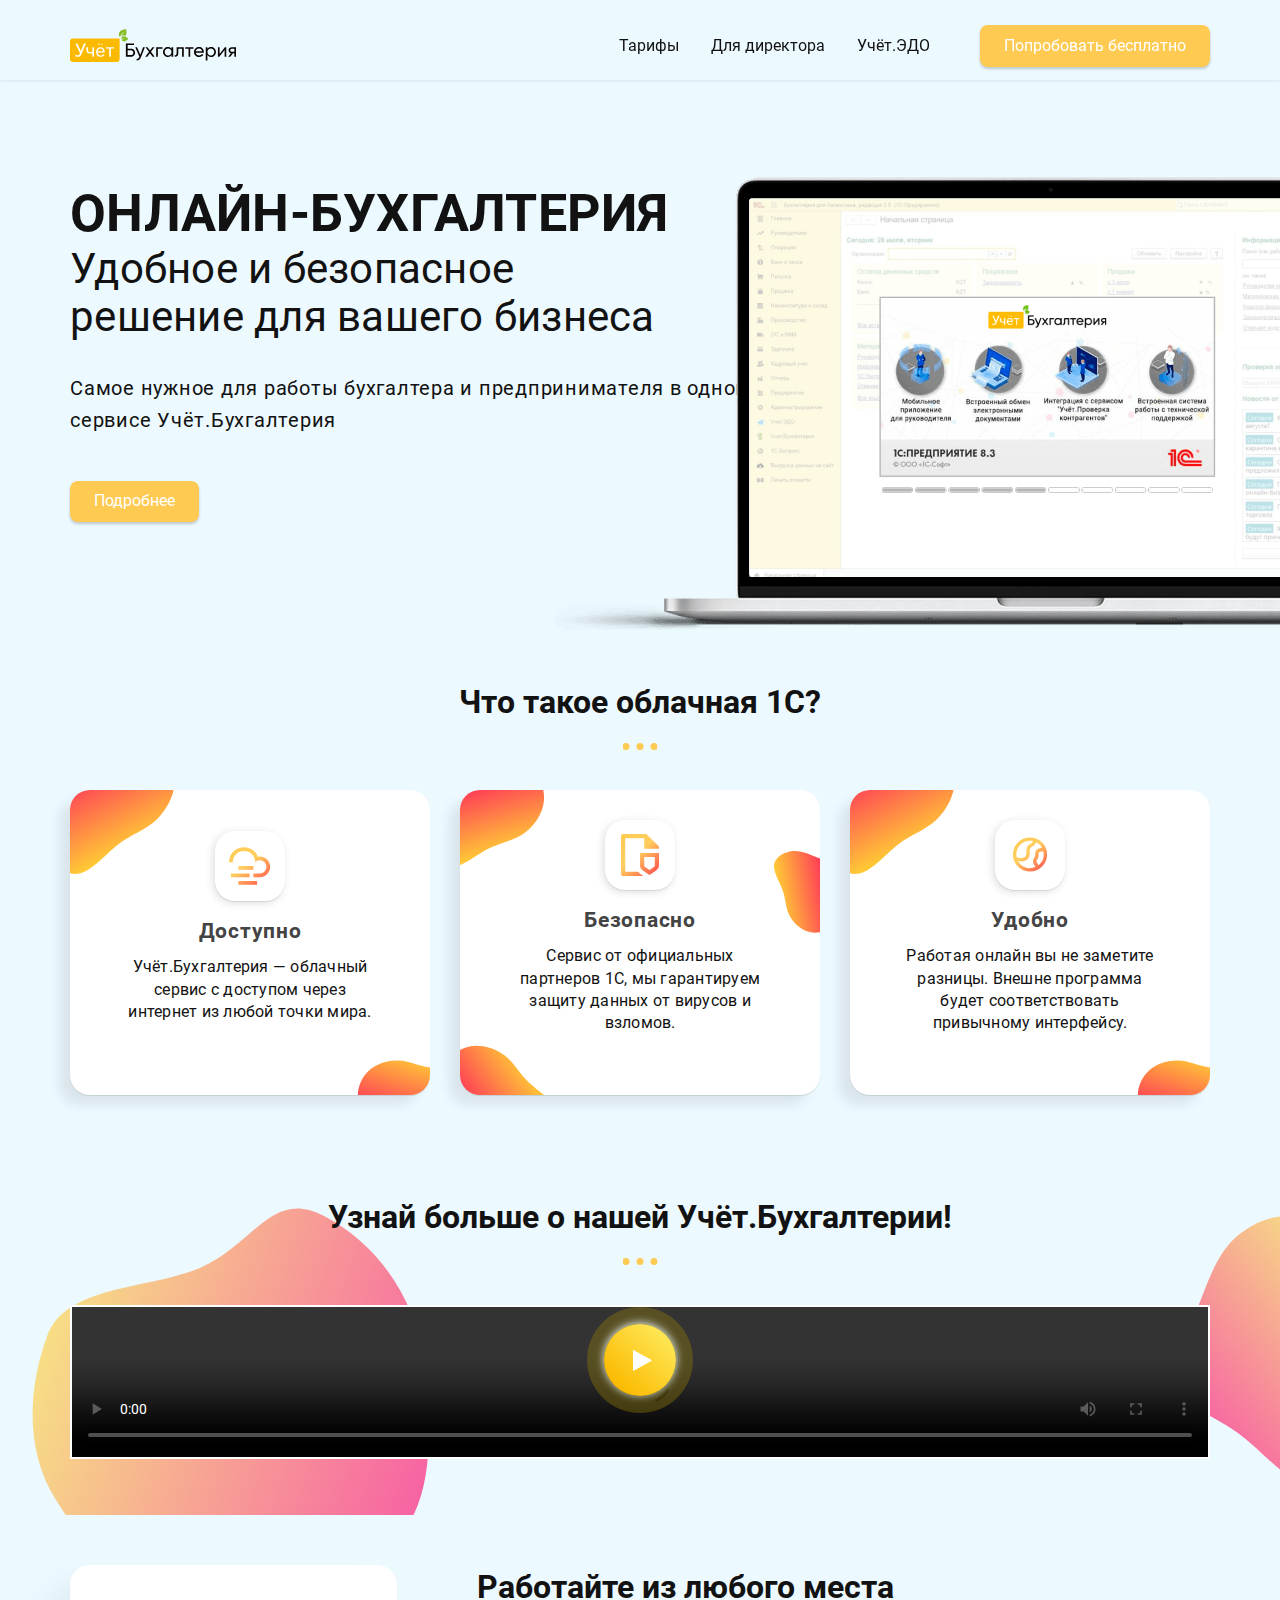
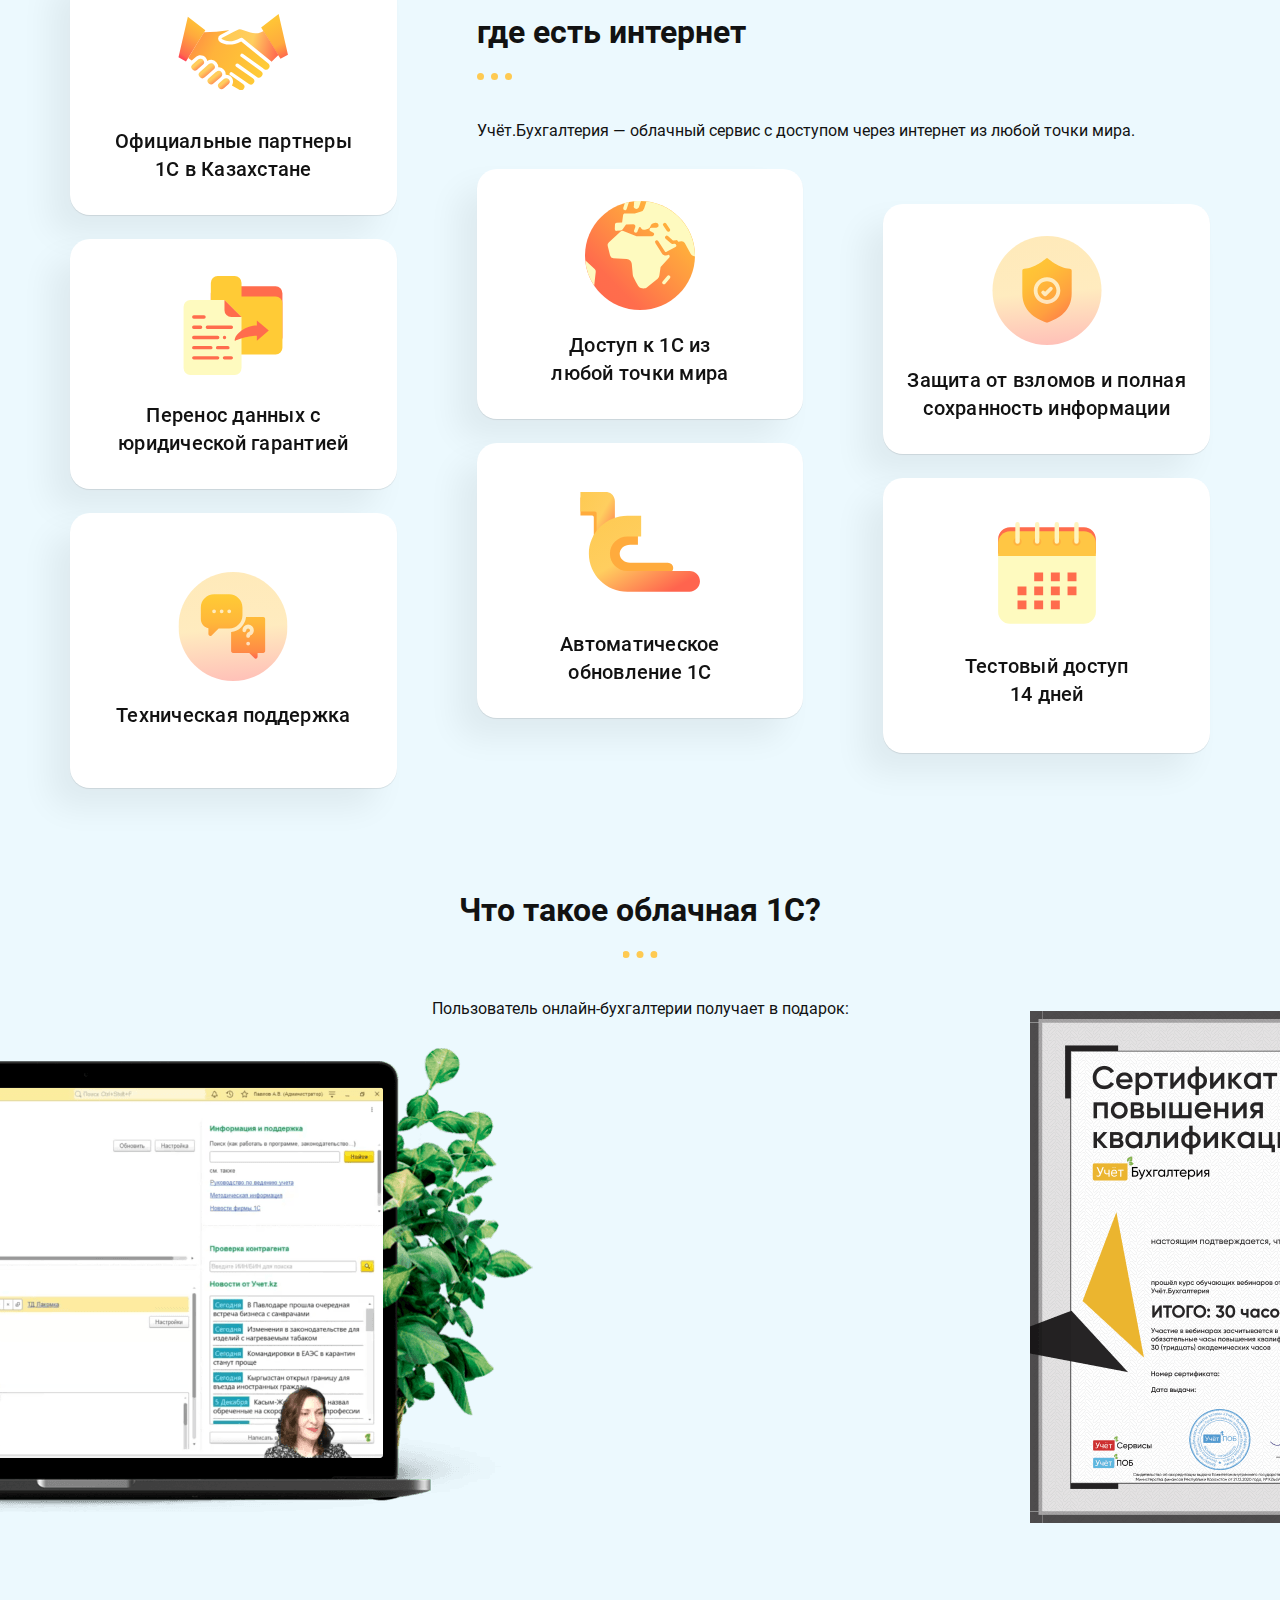
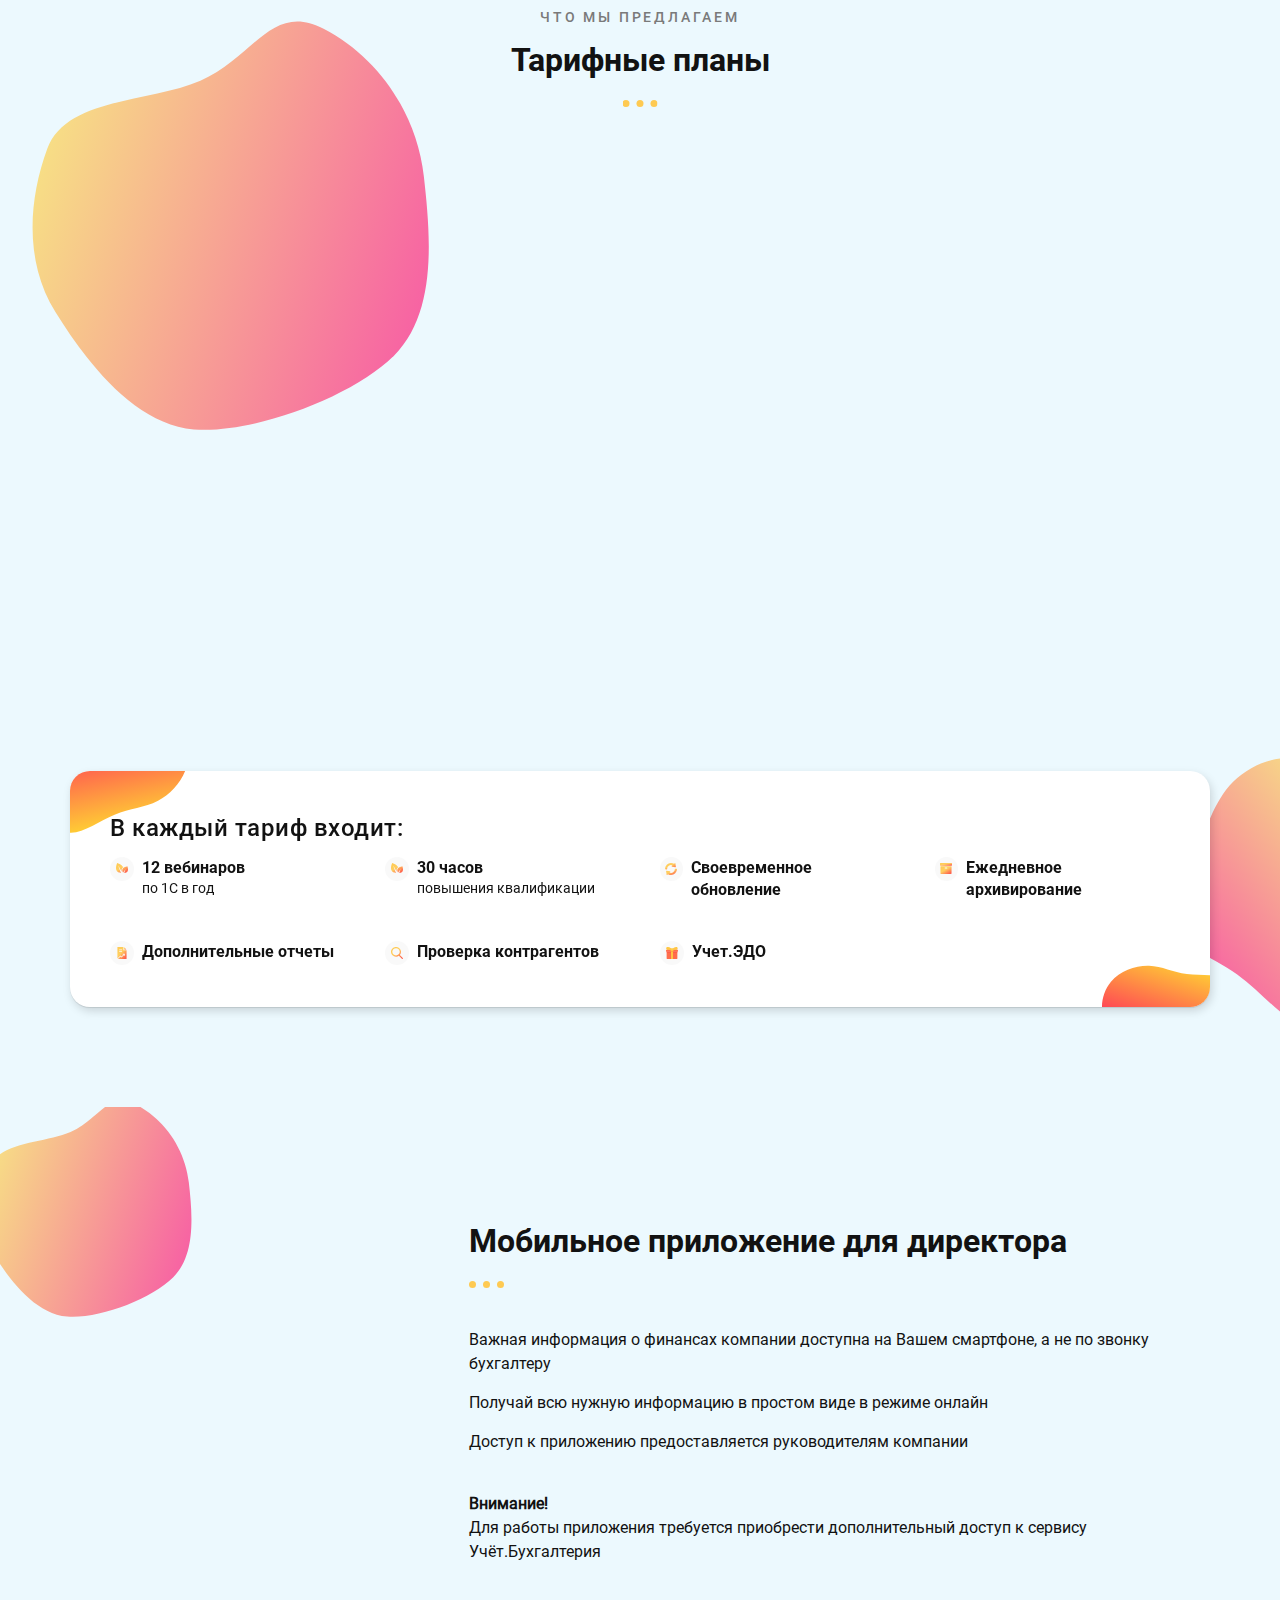
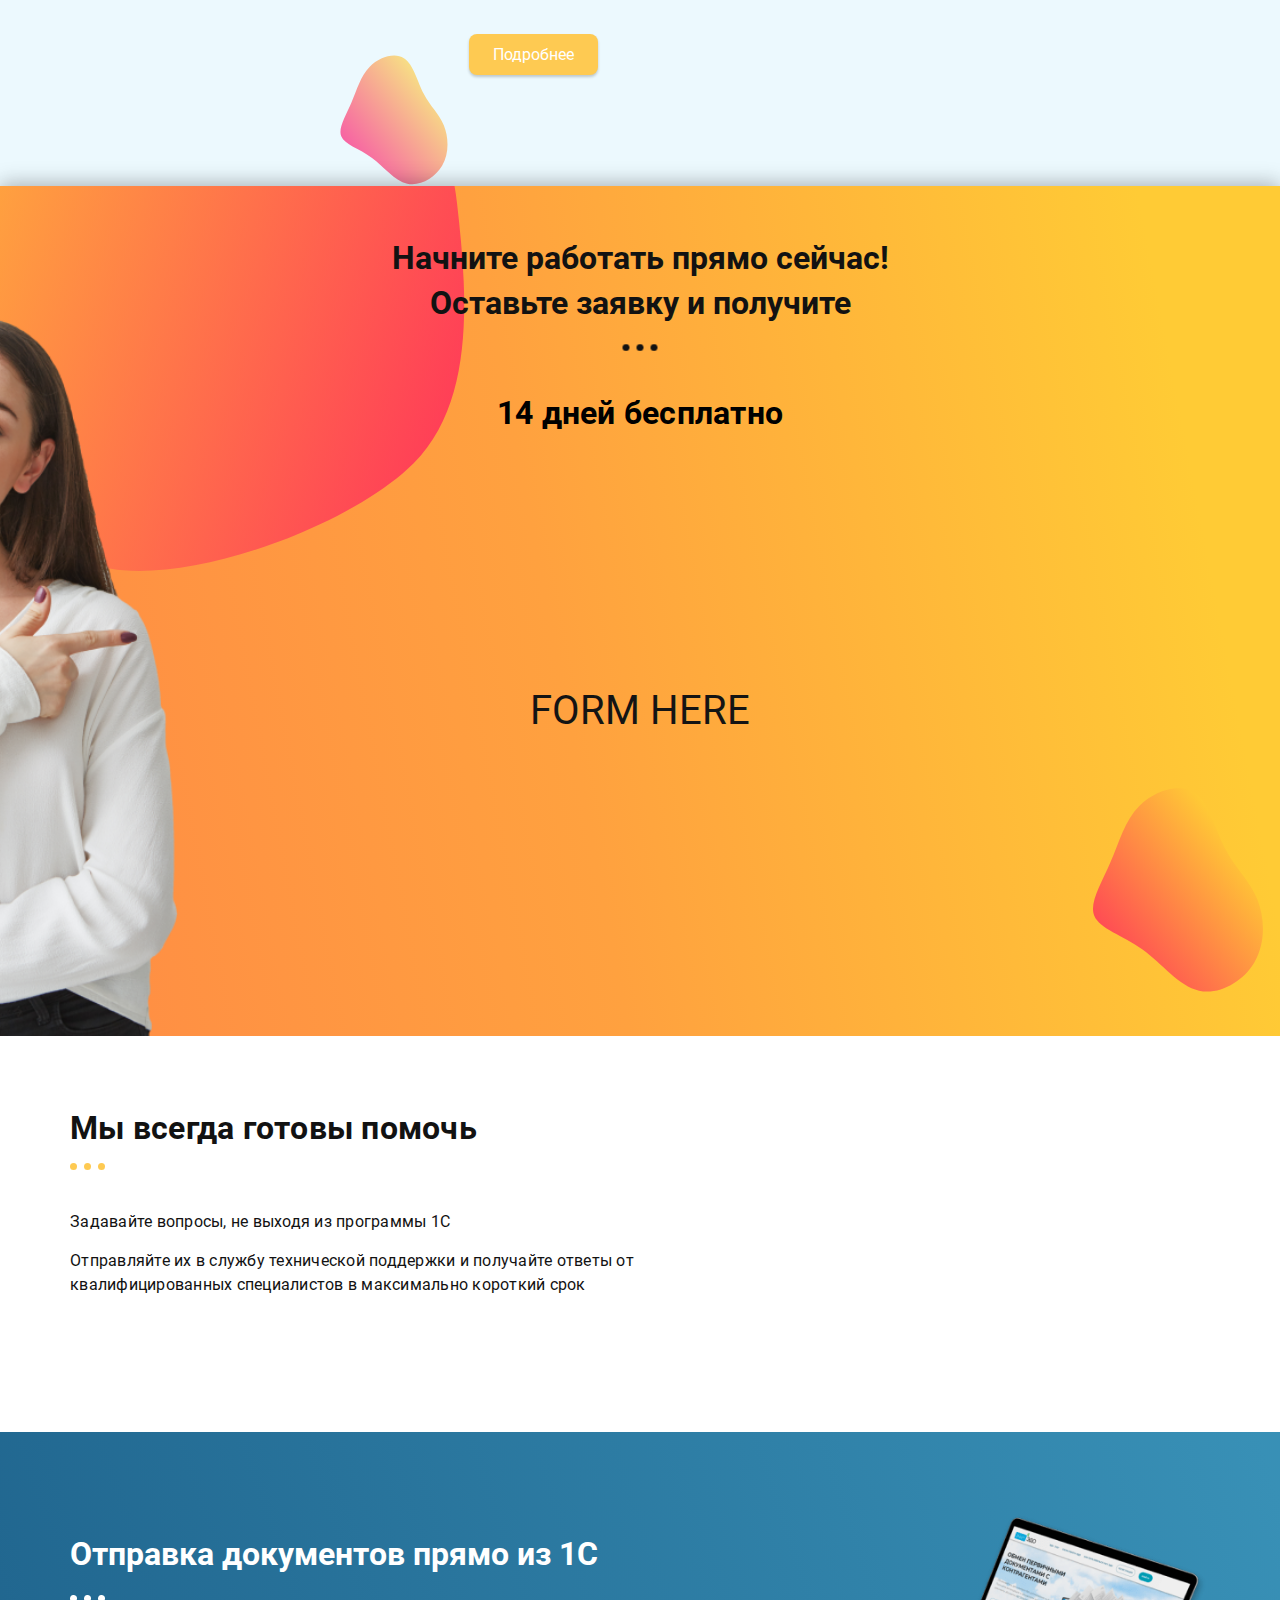
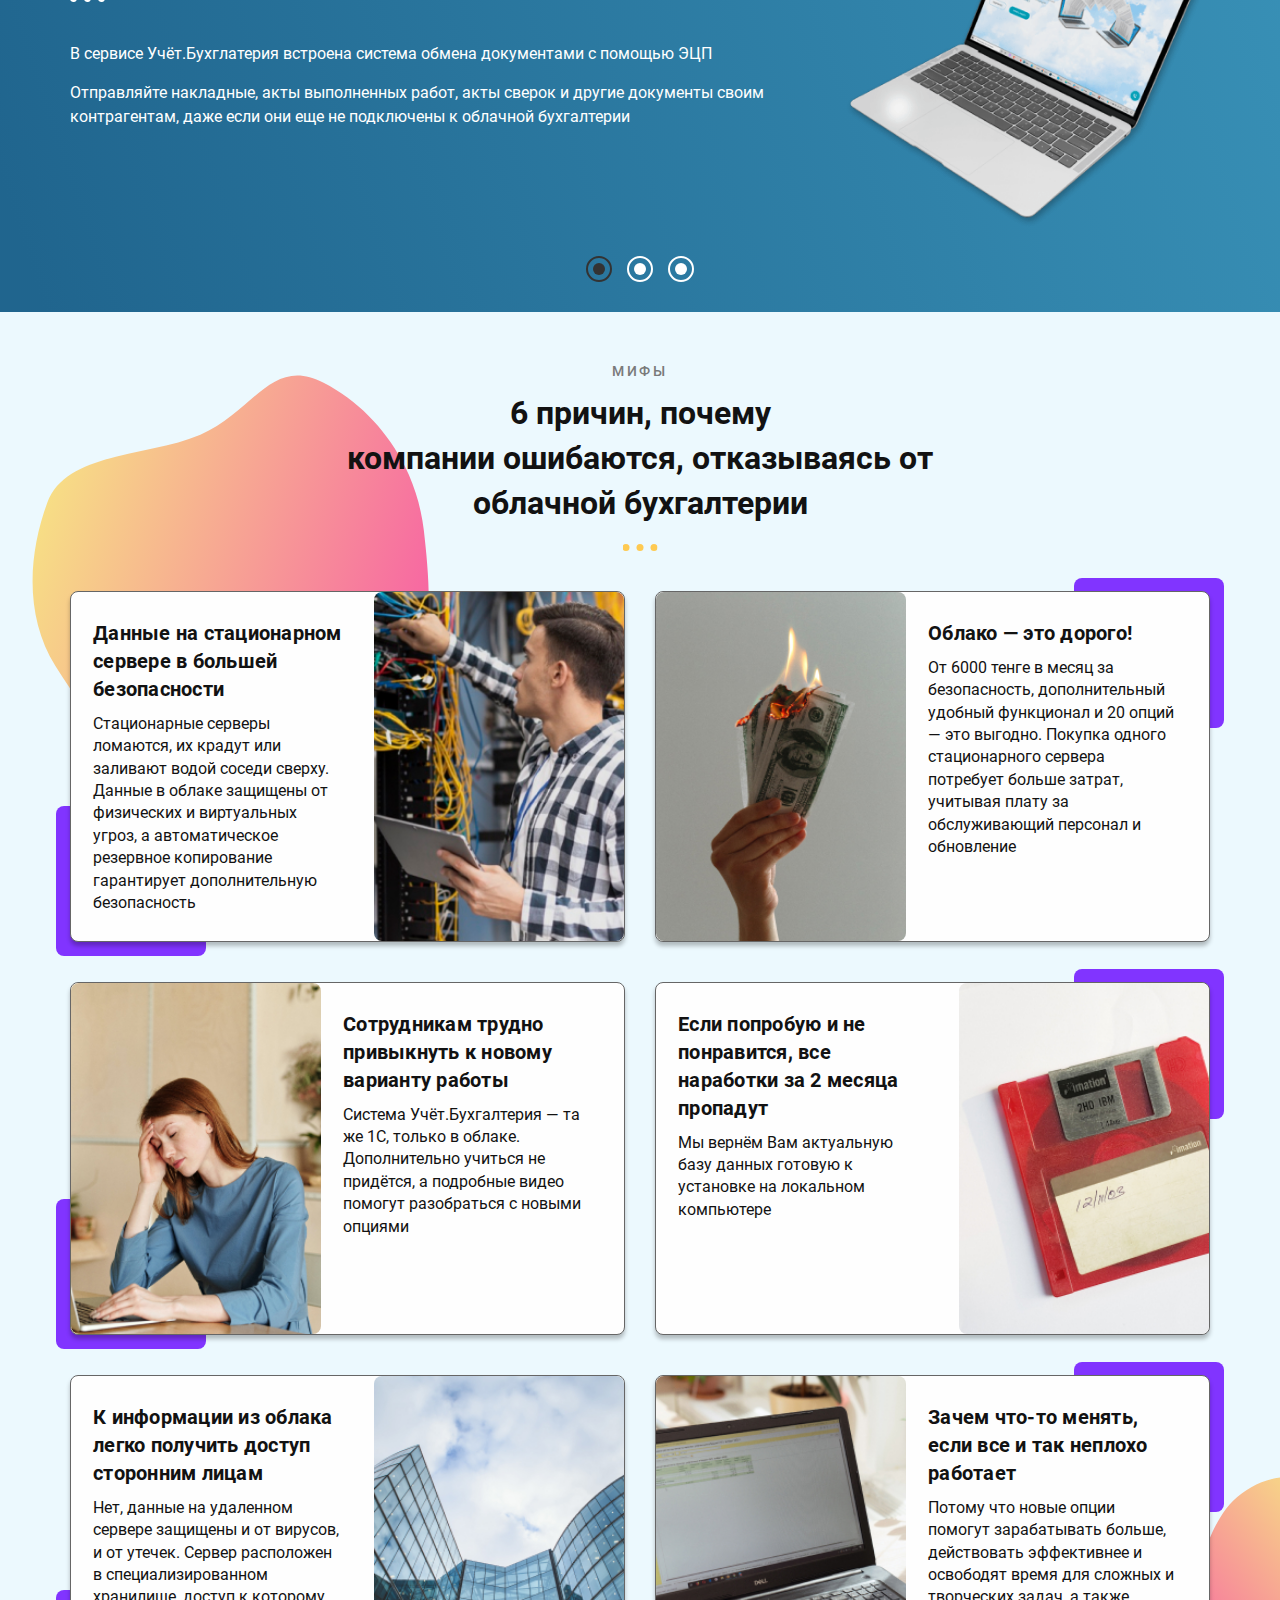
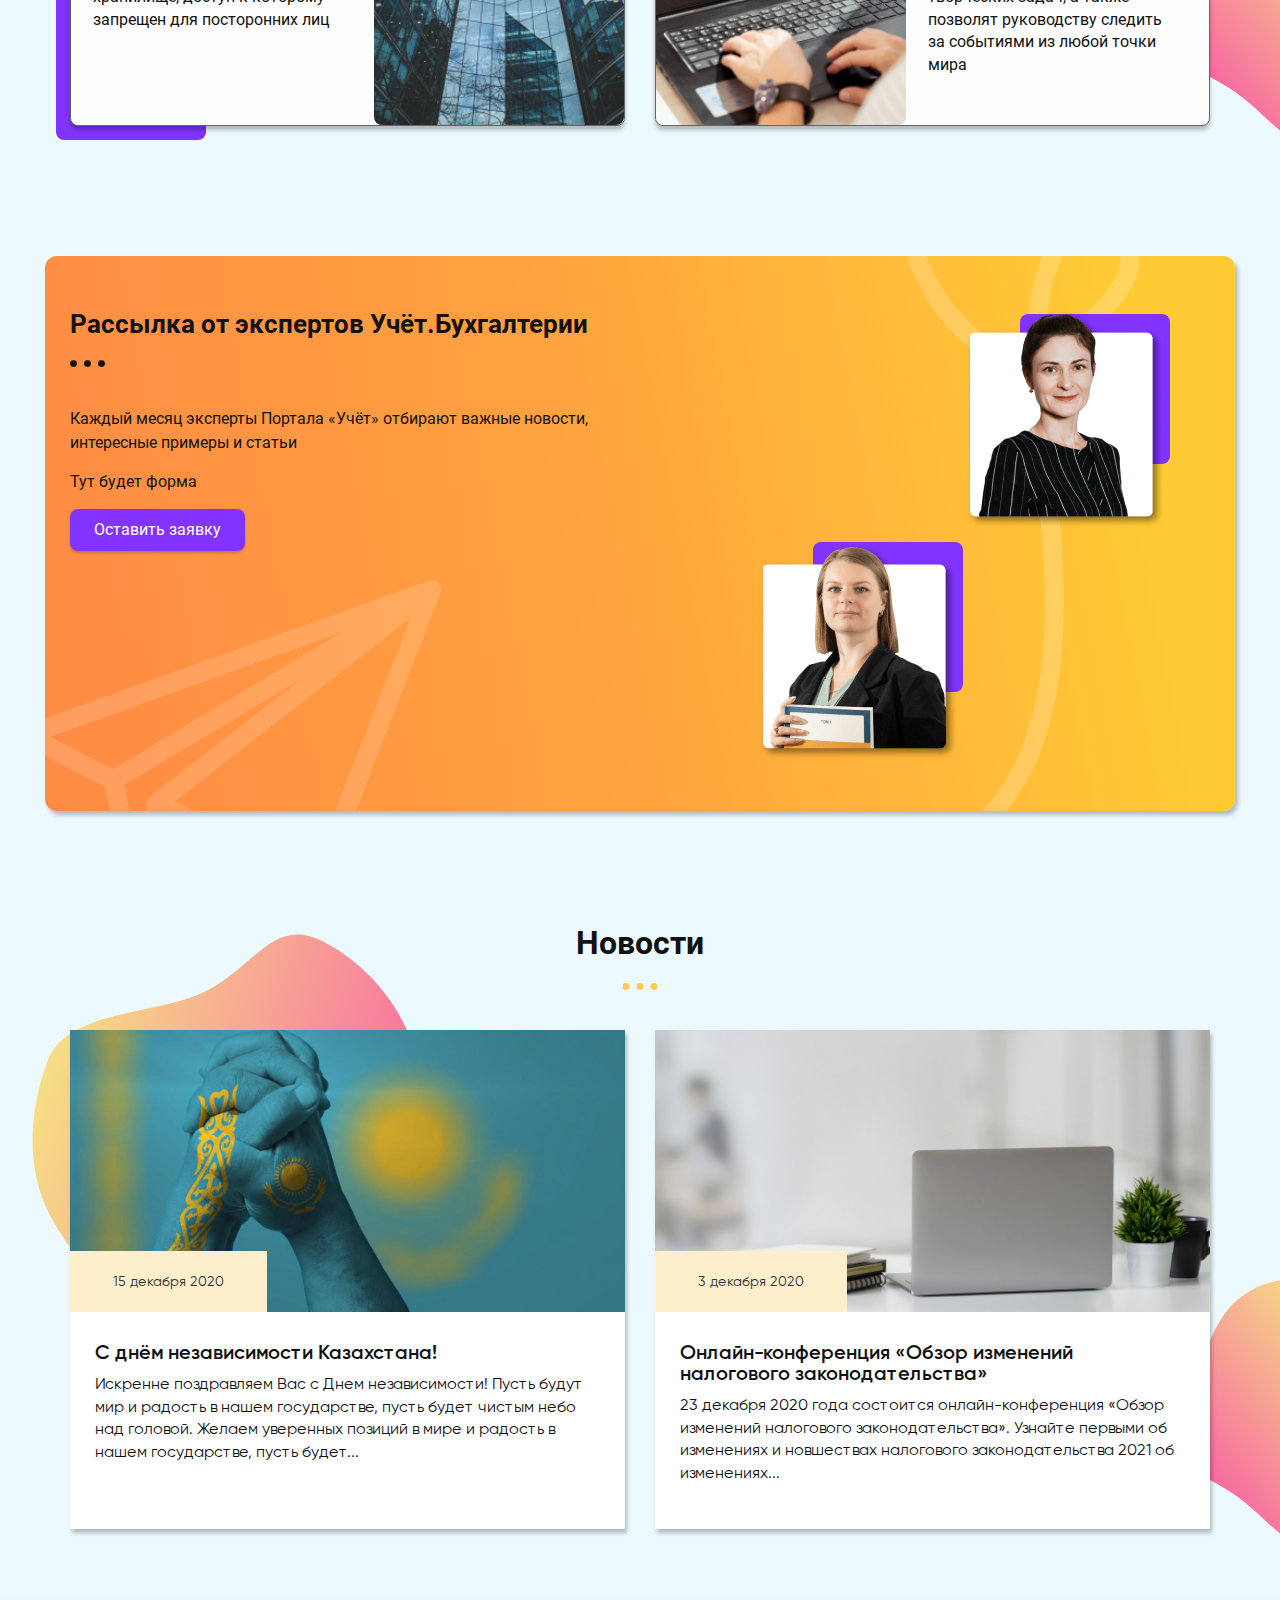
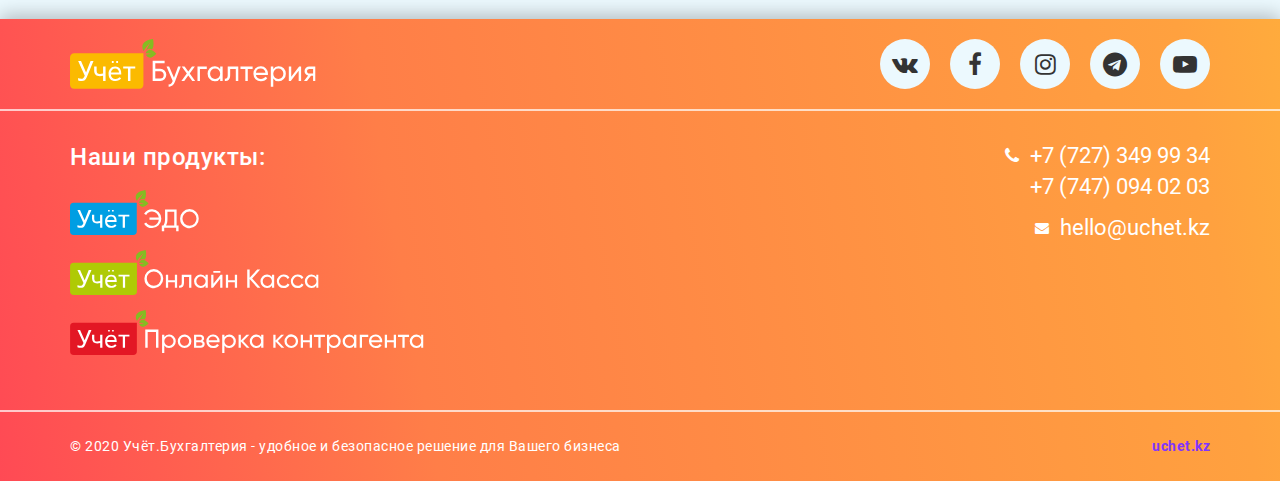
<file: index.html>
<!DOCTYPE html>
<html lang="ru">
<head>
	<meta charset="UTF-8">
    <meta name="viewport" content="width=device-width, initial-scale=1.0, maximum-scale=1">
    <meta http-equiv="X-UA-Compatible" content="ie=edge">
	<title>Учёт.Бухгалтерия</title>
	<link rel="stylesheet" href="css/libs.css">
	<link rel="stylesheet" href="css/style.css">
</head>
<body>
	<!-- <div class="preload">
		<div class="sk-double-bounce">
			<div class="sk-child sk-double-bounce-1"></div>
			<div class="sk-child sk-double-bounce-2"></div>
		</div>
	</div> -->
	
	<header class="header">
		<div class="container flex center">
	
			<a href="imdex.html" class="logo-link">
				<img src="./img/logo.svg" alt="">
			</a>
	
			<nav class="nav flex center">
				<a href="#tarifs">Тарифы</a>
				<a href="#directors">Для директора</a>
				<a href="#secslid">Учёт.ЭДО</a>
			</nav>
	
			<a href="#offer" class="btn">Попробовать бесплатно</a>
	
		</div>
	</header>
	
	<!-- <div class="modal" id="success-send">
		<div class="modal__layer"></div>
		<div class="modal__block">
			<a href="#" class="close"></a>
			<h4>Ваша заявка успешно отправлена</h4>
		</div>
	</div> -->
	<div class="wrapper index-page">

		<section id="sec1" class="rel rel1">
			<div class="container">
				<h1>онлайн-бухгалтерия</h1>
				<div class="subtitle">Удобное и безопасное <br>решение для вашего бизнеса</div>
				<div class="rel1desc">Самое нужное для работы бухгалтера и предпринимателя в одном сервисе Учёт.Бухгалтерия</div>

				<a href="#sec2" class="btn">Подробнее</a>
			</div>
			<img src="./img/i.png" alt="" class="side-comp">
		</section>

		<ssection id="sec2" class="rel rel2">
			<div class="container">
				<h2 class="dotted">Что такое облачная 1С?</h2>
				<div class="grid3">
					<div class="what_card what_card--var1 wow fadeInUp" data-wow-delay=".3s">
						<img src="./img/bl2.svg" alt="" class="b1">
						<img src="./img/bl2.svg" alt="" class="b2">
						<div class="ico-cont"><img src="./img/ic1.svg" alt=""></div>

						<div class="what_title">Доступно</div>
						<div class="what_desc">
							Учёт.Бухгалтерия — облачный сервис с доступом через интернет из любой точки мира.

						</div>
					</div>

					<div class="what_card what_card--var2 wow fadeInUp" data-wow-delay=".6s">
						<img src="./img/bl2.svg" alt="" class="b1">
						<img src="./img/bl2.svg" alt="" class="b2">
						<img src="./img/bl2.svg" alt="" class="b3">
						<div class="ico-cont"><img src="./img/ic2.svg" alt=""></div>

						<div class="what_title">Безопасно</div>
						<div class="what_desc">
							Сервис от официальных партнеров 1С, мы гарантируем защиту данных от вирусов и взломов.
						</div>
					</div>

					<div class="what_card what_card--var1 wow fadeInUp" data-wow-delay=".9s">
						<img src="./img/bl2.svg" alt="" class="b1">
						<img src="./img/bl2.svg" alt="" class="b2">
						<div class="ico-cont"><img src="./img/ic3.svg" alt=""></div>

						<div class="what_title">Удобно</div>
						<div class="what_desc">
							Работая онлайн вы не заметите разницы. Внешне программа будет соответствовать привычному интерфейсу.
						</div>
					</div>
				</div>
			</div>
		</ssection>

		<section id="sec3" class="rel rel3">
			<img src="./img/blbg1.svg" alt="" class="decor1">
			<img src="./img/blbg2.svg" alt="" class="decor2">

			<div class="container">
				<h2 class="dotted">Узнай больше о нашей Учёт.Бухгалтерии!</h2>
				
				<video id="fon" style="border:2px solid white;" width="100%" loop="" controls="controls" controlslist="nodownload">
					<source src="https://files.uchet.kz/obs/uchetbuhtimur_02062020.mp4" type="video/mp4" codecs="avc1.42E01E, mp4a.40.2">

				</video>
				<div class="btn-play"><i class="fa fa-play" aria-hidden="true"></i></div>					


					<!-- const btnOk = document.querySelector('.btn-ok');
					const btnStop = document.querySelector('.btn-stop');
					const wrapperVideo = document.getElementById('fon');

					btnOk.addEventListener('click',function(){
					wrapperVideo.play();
					});

					btnStop.addEventListener('click',function(){
					wrapperVideo.pause();
					}); -->

			</div>
		</section>

		<section id="sec4" class="rel rel4">
			<div class="container">
				<div class="complgrid">
					<div class="lico_card">
						<img src="./img/c1.svg" alt="">
						<div class="lico_title">
							Официальные партнеры <br>1С в Казахстане
						</div>
					</div>

					<div class="span2">
						<h2>Работайте из любого места <br>где есть интернет</h2>
						<div>Учёт.Бухгалтерия — облачный сервис с доступом через интернет из любой точки мира.</div>
					</div>

					<div class="lico_card">
						<img src="./img/c2.svg" alt="">
						<div class="lico_title">
							Перенос данных с юридической гарантией
						</div>
					</div>

					<div class="lico_card try1">
						<img src="./img/c3.svg" alt="">
						<div class="lico_title">
							Доступ к 1С из <br>
							любой точки мира
						</div>
					</div>

					<div class="lico_card try2">
						<img src="./img/c4.svg" alt="">
						<div class="lico_title">
							Защита от взломов и полная сохранность информации
						</div>
					</div>

					<div class="lico_card">
						<img src="./img/c5.svg" alt="">
						<div class="lico_title">
							Техническая поддержка
						</div>
					</div>

					<div class="lico_card try1">
						<img src="./img/c6.svg" alt="" class="cico">
						<div class="lico_title">
							Автоматическое <br>обновление 1С
						</div>
					</div>

					<div class="lico_card try2">
						<img src="./img/c7.svg" alt="">
						<div class="lico_title">
							Тестовый доступ <br>14 дней
						</div>
					</div>

				</div>
			</div>
		</section>

		<section id="sec5" class="rel rel5">

			<img src="./img/nb.png" alt="" class="decor1">
			<img src="./img/cert.png" alt="" class="decor2">

			<div class="container">
				<h2 class="dotted">Что такое облачная 1С?</h2>
				<div class="tac">Пользователь онлайн-бухгалтерии получает в подарок:</div>
				<!-- tac is text-align:center -->

				<div class="cards_row">
					<div class="what_card what_card--var1 wow fadeInRight">
						<div class="ico-cont"><img src="./img/q.svg" alt=""></div>
	
						<div class="what_title price">12</div>
						<div class="what_desc">
							Эксклюзивных вебинаров
						</div>
					</div>
	
					<div class="what_card what_card--var2 wow fadeInLeft">
						<div class="ico-cont"><img src="./img/q2.svg" alt=""></div>
	
						<div class="what_title price">30 часов</div>
						<div class="what_desc">
							Сертификат повышения <br>квалификации</br>
						</div>
					</div>
				</div>
			</div>
		</section>

		<section id="tarifs" class="rel rel3">
			<img src="./img/blbg1.svg" alt="" class="decor1">
			<img src="./img/blbg2.svg" alt="" class="decor2">

			<div class="container">
				<div class="tac top-title">Что мы предлагаем</div>
				<h2 class="dotted">Тарифные планы</h2>

				<div class="grid3">
					<div class="tarif_card wow fadeInUp" data-wow-delay=".5s">
						<div class="cont">
							<div class="ico-cont ico-cont60"><img src="./img/t1.svg" alt=""></div>
	
							<div class="tarif_title">приходящий бухгалтер</div>
	
							<div class="flex p-flex">
								<div><div class="price">90 000<sup>&#8376;</sup></div>/год</div>
								<div><div class="price">7500<sup>&#8376;</sup></div>/месяц</div>
							</div>
	
							<div class="flex">
								<div class="point"><img src="./img/db.svg" alt=""></div>
								<div>
									<b>10 баз 1С</b>
									<div class="small">(экономия до 30 000 тенге)</div>
								</div>
							</div>
	
							<div class="flex">
								<div class="point"><img src="./img/leave.svg" alt=""></div>
								<div>
									<b>до 5Гб</b>
									<div class="small">Дисковое пространство</div>
								</div>
							</div>
	
							<div class="flex">
								<div class="point"><img src="./img/leave.svg" alt=""></div>
								<div>
									<b>2 раза в день</b>
									<div class="small">Консультации</div>
								</div>
							</div>
	
							<div class="flex">
								<div class="point"><img src="./img/leave.svg" alt=""></div>
								<div>
									<b>5 000&#8376; в год</b>
									<div class="small">Размещение дополнительной базы</div>
								</div>
							</div>
						</div>

						<a href="#" class="tarif_bottom flex center spb">
							<div class="txt">Оставить заявку</div>
							<img src="./img/arr.svg" alt="" class="mtr">
						</a>
					</div>

					<div class="tarif_card wow fadeInUp" data-wow-delay=".3s">
						<div class="cont">
							<div class="ico-cont ico-cont60"><img src="./img/t2.svg" alt=""></div>
	
							<div class="tarif_title">стандартный тариф</div>
	
							<div class="flex p-flex">
								<div><div class="price">72 000<sup>&#8376;</sup></div>/год</div>
								<div><div class="price">7200<sup>&#8376;</sup></div>/месяц</div>
							</div>
	
							<div class="flex">
								<div class="point"><img src="./img/db.svg" alt=""></div>
								<div>
									<b>2 базы 1С</b>
									<div class="small">(экономия до 10 000 тенге)</div>
								</div>
							</div>
	
							<div class="flex">
								<div class="point"><img src="./img/leave.svg" alt=""></div>
								<div>
									<b>до 1Гб</b>
									<div class="small">Дисковое пространство</div>
								</div>
							</div>
	
							<div class="flex">
								<div class="point"><img src="./img/leave.svg" alt=""></div>
								<div>
									<b>1 раз в день</b>
									<div class="small">Консультации</div>
								</div>
							</div>
	
							<div class="flex">
								<div class="point"><img src="./img/leave.svg" alt=""></div>
								<div>
									<b>8 400&#8376; в год</b>
									<div class="small">Размещение дополнительной базы</div>
								</div>
							</div>
						</div>

						<a href="#" class="tarif_bottom flex center spb">
							<div class="txt">Оставить заявку</div>
							<img src="./img/arr.svg" alt="" class="mtr">
						</a>
					</div>

					<div class="tarif_card wow fadeInUp" data-wow-delay=".7s">
						<div class="cont">
							<div class="ico-cont ico-cont60"><img src="./img/t3.svg" alt=""></div>
	
							<div class="tarif_title">аутсорсинговая компания</div>
	
							<div class="flex p-flex">
								<div><div class="price">67 700<sup>&#8376;</sup></div>/год</div>
							</div>
	
							<div class="flex">
								<div class="point"><img src="./img/db.svg" alt=""></div>
								<div>
									<b>5 баз на 1 пользователя</b>
									<div class="small">(экономия 18 000 тенге)</div>
								</div>
							</div>
	
							<div class="flex">
								<div class="point"><img src="./img/leave.svg" alt=""></div>
								<div>
									<b>до 2Гб</b>
									<div class="small">Дисковое пространство</div>
								</div>
							</div>
	
							<div class="flex">
								<div class="point"><img src="./img/leave.svg" alt=""></div>
								<div>
									<b>Неограничены</b>
									<div class="small">Консультации</div>
								</div>
							</div>
	
							<div class="flex">
								<div class="point"><img src="./img/leave.svg" alt=""></div>
								<div>
									<b>4 000&#8376; в год</b>
									<div class="small">Размещение дополнительной базы</div>
								</div>
							</div>
	
							<div class="flex">
								<div class="point"><img src="./img/leave.svg" alt=""></div>
								<div>
									<b>для 5 сотрудников</b>
									<div class="small">(экономия 37 000 тенге)</div>
								</div>
							</div>
						</div>

						<a href="#" class="tarif_bottom flex center spb">
							<div class="txt">Оставить заявку</div>
							<img src="./img/arr.svg" alt="" class="mtr">
						</a>
					</div>

				</div>

				<div class="wide-card tarif_card rel">
					<img src="./img/bl2.svg" alt="" class="b1">
					<img src="./img/bl2.svg" alt="" class="b2">

					<div class="tarif_title">В каждый тариф входит:</div>
					<div class="grid4">

						<div class="flex">
							<div class="point"><img src="./img/leave.svg" alt=""></div>
							<div>
								<b>12 вебинаров</b>
								<div class="small">по 1С в год</div>
							</div>
						</div>

						<div class="flex">
							<div class="point"><img src="./img/leave.svg" alt=""></div>
							<div>
								<b>30 часов</b>
								<div class="small">повышения квалификации</div>
							</div>
						</div>

						<div class="flex">
							<div class="point"><img src="./img/dop1.svg" alt=""></div>
							<div>
								<b>Своевременное обновление</b>
							</div>
						</div>

						<div class="flex">
							<div class="point"><img src="./img/dop2.svg" alt=""></div>
							<div>
								<b>Ежедневное архивирование</b>
							</div>
						</div>

						<div class="flex">
							<div class="point"><img src="./img/dop3.svg" alt=""></div>
							<div>
								<b>Дополнительные отчеты</b>
							</div>
						</div>

						<div class="flex">
							<div class="point"><img src="./img/dop4.svg" alt=""></div>
							<div>
								<b>Проверка контрагентов</b>
							</div>
						</div>

						<div class="flex">
							<div class="point"><img src="./img/dop5.svg" alt=""></div>
							<div>
								<b>Учет.ЭДО</b>
							</div>
						</div>

					</div>
				</div>

			</div>
		</section>

		<section id="directors" class="rel rel6">
			<img src="./img/blbg1.svg" alt="" class="decor1">
			<img src="./img/blbg2.svg" alt="" class="decor2">

			<div class="container">
				<div class="flex center">
					<img src="./img/phone.png" alt="" class="directors-img wow fadeInUp" data-wow-delay=".8s">

				<div class="txt">
					<h2 class="dotted">Мобильное приложение для директора</h2>
					<p>Важная информация о финансах компании доступна на Вашем смартфоне, а не по звонку бухгалтеру </p>
					<p>Получай всю нужную информацию в простом виде в режиме онлайн</p>
					<p>Доступ к приложению предоставляется руководителям компании</p>
					<br>
					<p>
						<b>Внимание!</b><br>Для работы приложения требуется приобрести дополнительный доступ к сервису Учёт.Бухгалтерия
					</p>

					<a href="#" class="btn mt70">Подробнее</a>
				</div>

				</div>
			</div>
		</section>

		<section id="sec7 offer" class="rel rel62 offer">
			<img src="./img/blbg1.svg" alt="" class="decor1">
			<img src="./img/blbg2.svg" alt="" class="decor2">
			<img src="./img/girla.png" alt="" class="girla">

			<div class="container">
				<h2 class="dotted">Начните работать прямо сейчас! <br>Оставьте заявку и получите</h2>
				<div class="haya">14 дней бесплатно</div>

				<div class="pseudoform">form here</div>

			</div>
		</section>

		<section id="sec7" class="rel rel7">
			<img src="./img/guy.jpg" alt="" class="guy wow fadeInRight" data-wow-delay=".5s">
			<div class="container">
				<h2 class="dotted lalign">Мы всегда готовы помочь</h2>
				<p>Задавайте вопросы, не выходя из программы 1С</p>
				<p>Отправляйте их в службу технической поддержки и получайте ответы от <br>квалифицированных специалистов в максимально короткий срок</p>

			</div>
		</section>

		<section id="sec8" class="rel rel8">

			<div class="services_slider slider">
				<a href="#" class="services_item edo_slide">
					<div class="container">
						<img src="./img/edo.png" alt="" class="sl-decor">
						<h2 class="dotted lalign">Отправка документов прямо из 1С</h2>
						<p>В сервисе Учёт.Бухглатерия встроена система обмена документами с помощью ЭЦП</p>
						<p>Отправляйте накладные, акты выполненных работ, акты сверок и другие документы своим контрагентам, даже если они еще не подключены к облачной бухгалтерии</p>
					</div>
				</a>

				<a href="#" class="services_item kassa_slide">
					<div class="container">
						<img src="./img/girl.png" alt="" class="sl-decor">
						<h2 class="dotted lalign">Онлайн касса <br> для любой сферы вашего бизнеса</h2>
						<p>Учёт.Онлайн Касса — онлайн кассовый аппарат, который имеет прямую связь с ОФД и не требует технического обслуживания.</p>
						<p>Учёт.Онлайн Касса — приложение, работает с любого устройства с доступом в интернет и полностью заменяет собой любой физический кассовый аппарат, занимающий место и требующий обслуживания.</p>
					</div>
				</a>

				<a href="#" class="services_item pk_slide">
					<div class="container">
						<img src="./img/pk.png" alt="" class="sl-decor">
						<h2 class="dotted lalign">Сервис «Проверка контрагента»</h2>
						<p>Сервис «Проверка контрагента» создан для того, чтобы обезопасить бизнес от сделок с неблагонадежными компаниями, и для экономии времени.</p>
						<p>Мы собираем информацию из более чем 15 различных источников и выделяем самое важное для вашего удобства.</p>
					</div>
				</a>
			</div>
 
		</section>

		<section id="tarifs" class="rel rel3">
			<img src="./img/blbg1.svg" alt="" class="decor1">
			<img src="./img/blbg2.svg" alt="" class="decor2">

			<div class="container">
				<div class="tac top-title">мифы</div>
				<h2 class="dotted">6 причин, почему <br>
					компании ошибаются, отказываясь от <br>
					облачной бухгалтерии
				</h2>

				<div class="grid2 mif_grid">
					<div class="mif_card lbrect">
						<div class="mif_txt">
							<div class="mif_title">Данные на стационарном сервере в большей безопасности</div>
							<div class="mif_story">Стационарные серверы ломаются, их крадут или заливают водой соседи сверху. Данные в облаке защищены от физических и виртуальных угроз, а автоматическое резервное копирование гарантирует дополнительную безопасность</div>
						</div>
						<div class="img-c"><img src="./img/m1.jpg" alt="" class="mif_img"></div>
					</div>
					<div class="mif_card rtrect">
						<div class="img-c"><img src="./img/m2.jpg" alt="" class="mif_img"></div>
						<div class="mif_txt">
							<div class="mif_title">Облако — это дорого!</div>
							<div class="mif_story">От 6000 тенге в месяц за безопасность, дополнительный удобный функционал и 20 опций — это выгодно. Покупка одного стационарного сервера потребует больше затрат, учитывая плату за обслуживающий персонал и обновление</div>
						</div>
					</div>

					<div class="mif_card lbrect">
						<div class="img-c"><img src="./img/m3.jpg" alt="" class="mif_img"></div>
						<div class="mif_txt">
							<div class="mif_title">Сотрудникам трудно привыкнуть к новому варианту работы</div>
							<div class="mif_story">Система Учёт.Бухгалтерия — та же 1С, только в облаке. Дополнительно учиться не придётся, а подробные видео помогут разобраться с новыми опциями</div>
						</div>
					</div>
					<div class="mif_card rtrect">
						<div class="mif_txt">
							<div class="mif_title">Если попробую и не понравится, все наработки за 2 месяца пропадут</div>
							<div class="mif_story">Мы вернём Вам актуальную базу данных готовую к установке на локальном компьютере</div>
						</div>
						<div class="img-c"><img src="./img/m4.jpg" alt="" class="mif_img"></div>
					</div>

					<div class="mif_card lbrect">
						<div class="mif_txt">
							<div class="mif_title">К информации из облака легко получить доступ сторонним лицам</div>
							<div class="mif_story">Нет, данные на удаленном сервере защищены и от вирусов, и от утечек. Сервер расположен в специализированном хранилище, доступ к которому запрещен для посторонних лиц</div>
						</div>
						<div class="img-c"><img src="./img/m5.jpg" alt="" class="mif_img"></div>
					</div>
					<div class="mif_card rtrect">
						<div class="img-c"><img src="./img/m6.jpg" alt="" class="mif_img"></div>
						<div class="mif_txt">
							<div class="mif_title">Зачем что-то менять, если все и так неплохо работает</div>
							<div class="mif_story">Потому что новые опции помогут зарабатывать больше, действовать эффективнее и освободят время для сложных и творческих задач, а также позволят руководству следить за событиями из любой точки мира</div>
						</div>
					</div>

				</div>
			</div>
		</section>

		<section class="rel">
			<div class="container rass_cont">
				<img src="./img/fun.svg" alt="" class="decor1">
				<img src="./img/line.svg" alt="" class="decor2">
				<div class="grid2 rass_grid">
					<div class="lcol">
						<h2 class="dotted">Рассылка от экспертов Учёт.Бухгалтерии</h2>
						<p>Каждый месяц эксперты Портала «Учёт» отбирают важные новости, интересные примеры и статьи</p>
						<p>Тут будет форма</p>
						<button class="btn btn-purp">Оставить заявку</button>
					</div>
					<div class="rcol">
						<div class="rtrect"><img src="./img/rs1.png" alt=""> </div>
						<div class="rtrect"><img src="./img/rs2.png" alt=""> </div>
					</div>
				</div>
			</div>
		</section>

		<section class="rel">
			<img src="./img/blbg1.svg" alt="" class="decor1">
			<img src="./img/blbg2.svg" alt="" class="decor2">
			
			<div class="container">
				<h2 class="dotted">Новости</h2>

				<div class="grid2 n_grid">
					<a href="#" class="n_card">
						<div class="img-c">
							<img src="./img/n1.jpg" alt="">
							<div class="date">15 декабря 2020</div>
						</div>
						<div class="n_text">
							<div class="n_title">С днём независимости Казахстана!</div>
							<div class="n_cut">Искренне поздравляем Вас с Днем независимости! Пусть будут мир и радость в нашем государстве, пусть будет чистым небо над головой. Желаем уверенных позиций в мире и  радость в нашем государстве,  пусть будет...</div>
						</div>
					</a>

					<a href="#" class="n_card">
						<div class="img-c">
							<img src="./img/n2.jpg" alt="">
							<div class="date">3 декабря 2020</div>
						</div>
						<div class="n_text">
							<div class="n_title">Онлайн-конференция «Обзор изменений налогового законодательства»</div>
							<div class="n_cut">23 декабря 2020 года состоится онлайн-конференция «Обзор изменений налогового законодательства». Узнайте первыми об изменениях и новшествах налогового законодательства 2021 об изменениях...</div>
						</div>
					</a>

				</div>
			</div>
		</section>



	</div>
<footer class="f">
    <div class="f_upper">
        <div class="container flex spb">
            <a href="index.html" class="logo-link">
                <img src="./img/logo2.svg" alt="">
            </a>
            <div class="soc_row">
                <a href="https://vk.com/uchet_kz" target="_blank"><i class="fa fa-vk" aria-hidden="true"></i></a> 
                <a href="https://www.facebook.com/Uchet.kz/" target="_blank"><i class="fa fa-facebook" aria-hidden="true"></i></a>
                <a href="https://www.instagram.com/uchet.kz/" target="_blank"><i class="fa fa-instagram" aria-hidden="true"></i></a> 
                <a href="https://t.me/uchet_kz" target="_blank"><i class="fa fa-telegram" aria-hidden="true"></i></a>
                <a href="https://www.youtube.com/user/uchetkz/videos" target="_blank"><i class="fa fa-youtube-play" aria-hidden="true"></i></a>
            </div>
        </div>
    </div>
    <div class="f_middle">
        <div class="container flex spb">
            <div class="lcol">
                <div class="f_title">
                    Наши продукты:
                </div>
                <a href="https://edo.uchet.kz/" target="_blank"><img src="./img/q1.svg" alt="" class="serv-i"></a>
                <a href="https://ukassa.kz/" target="_blank"><img src="./img/q22.svg" alt="" class="serv-i"></a>
                <a href="https://pk.uchet.kz/" target="_blank"><img src="./img/q3.svg" alt="" class="serv-i"></a>
            </div>
            <div class="rcol">
                <div class="col--phone">
                    <a href="tel:+77273499934">+7 (727) 349 99 34</a>
                    <a href="tel:+77470940203">+7 (747) 094 02 03</a>
                </div>
                <div class="col--email">
                    <a href="mailto:hello@uchet.kz">hello@uchet.kz</a>
                </div>
            </div>
        </div>
    </div>
    <div class="f_bottom">
        <div class="container flex spb">
            <div class="copy">&copy; 2020 Учёт.Бухгалтерия - удобное и безопасное решение для Вашего бизнеса</div>
            <a href="https://uchet.kz/">uchet.kz</a>
        </div>
    </div>
</footer>
<script type="text/javascript" src="js/jquery.js"></script>
<script type="text/javascript" src="js/libs.js"></script>
<script type="text/javascript" src="js/main.js"></script>
</body>
</html>
</file>
<file: css/libs.css>
@charset 'UTF-8';.slick-next,.slick-prev{font-size:0;line-height:0;position:absolute;top:50%;display:block;width:20px;height:20px;padding:0;-webkit-transform:translate(0,-50%);-ms-transform:translate(0,-50%);transform:translate(0,-50%);cursor:pointer;color:transparent;border:none;outline:0;background:0 0}.slick-next:focus,.slick-next:hover,.slick-prev:focus,.slick-prev:hover{color:transparent;outline:0;background:0 0}.slick-next:focus:before,.slick-next:hover:before,.slick-prev:focus:before,.slick-prev:hover:before{opacity:1}.slick-next.slick-disabled:before,.slick-prev.slick-disabled:before{opacity:.25}.slick-next:before,.slick-prev:before{font-family:slick;font-size:20px;line-height:1;opacity:.75;color:#fff;-webkit-font-smoothing:antialiased;-moz-osx-font-smoothing:grayscale}.slick-prev{left:-25px}[dir=rtl] .slick-prev{right:-25px;left:auto}.slick-prev:before{content:'←'}[dir=rtl] .slick-prev:before{content:'→'}.slick-next{right:-25px}[dir=rtl] .slick-next{right:auto;left:-25px}.slick-next:before{content:'→'}[dir=rtl] .slick-next:before{content:'←'}.slick-dotted.slick-slider{margin-bottom:30px}.slick-dots{position:absolute;bottom:-25px;display:block;width:100%;padding:0;margin:0;list-style:none;text-align:center}.slick-dots li{position:relative;display:inline-block;width:20px;height:20px;margin:0 5px;padding:0;cursor:pointer}.slick-dots li button{font-size:0;line-height:0;display:block;width:20px;height:20px;padding:5px;cursor:pointer;color:transparent;border:0;outline:0;background:0 0}.slick-dots li button:focus,.slick-dots li button:hover{outline:0}.slick-dots li button:focus:before,.slick-dots li button:hover:before{opacity:1}.slick-dots li button:before{font-family:slick;font-size:6px;line-height:20px;position:absolute;top:0;left:0;width:20px;height:20px;content:'•';text-align:center;opacity:.25;color:#000;-webkit-font-smoothing:antialiased;-moz-osx-font-smoothing:grayscale}.slick-dots li.slick-active button:before{opacity:.75;color:#000}.slick-slider{position:relative;display:block;box-sizing:border-box;-webkit-user-select:none;-moz-user-select:none;-ms-user-select:none;user-select:none;-webkit-touch-callout:none;-khtml-user-select:none;-ms-touch-action:pan-y;touch-action:pan-y;-webkit-tap-highlight-color:transparent}.slick-list{position:relative;display:block;overflow:hidden;margin:0;padding:0}.slick-list:focus{outline:0}.slick-list.dragging{cursor:pointer;cursor:hand}.slick-slider .slick-list,.slick-slider .slick-track{-webkit-transform:translate3d(0,0,0);-moz-transform:translate3d(0,0,0);-ms-transform:translate3d(0,0,0);-o-transform:translate3d(0,0,0);transform:translate3d(0,0,0)}.slick-track{position:relative;top:0;left:0;display:block}.slick-track:after,.slick-track:before{display:table;content:''}.slick-track:after{clear:both}.slick-loading .slick-track{visibility:hidden}.slick-slide{display:none;float:left;height:100%;min-height:1px}[dir=rtl] .slick-slide{float:right}.slick-slide img{display:block}.slick-slide.slick-loading img{display:none}.slick-slide.dragging img{pointer-events:none}.slick-initialized .slick-slide{display:block}.slick-loading .slick-slide{visibility:hidden}.slick-vertical .slick-slide{display:block;height:auto;border:1px solid transparent}.slick-arrow.slick-hidden{display:none}/*!
 * animate.css -http://daneden.me/animate
 * Version - 3.5.2
 * Licensed under the MIT license - http://opensource.org/licenses/MIT
 *
 * Copyright (c) 2017 Daniel Eden
 */.animated{animation-duration:1s;animation-fill-mode:both}.animated.infinite{animation-iteration-count:infinite}.animated.hinge{animation-duration:2s}.animated.bounceIn,.animated.bounceOut,.animated.flipOutX,.animated.flipOutY{animation-duration:.75s}@keyframes bounce{20%,53%,80%,from,to{animation-timing-function:cubic-bezier(.215,.61,.355,1);transform:translate3d(0,0,0)}40%,43%{animation-timing-function:cubic-bezier(.755,.050,.855,.060);transform:translate3d(0,-30px,0)}70%{animation-timing-function:cubic-bezier(.755,.050,.855,.060);transform:translate3d(0,-15px,0)}90%{transform:translate3d(0,-4px,0)}}.bounce{animation-name:bounce;transform-origin:center bottom}@keyframes flash{50%,from,to{opacity:1}25%,75%{opacity:0}}.flash{animation-name:flash}@keyframes pulse{from{transform:scale3d(1,1,1)}50%{transform:scale3d(1.05,1.05,1.05)}to{transform:scale3d(1,1,1)}}.pulse{animation-name:pulse}@keyframes rubberBand{from{transform:scale3d(1,1,1)}30%{transform:scale3d(1.25,.75,1)}40%{transform:scale3d(.75,1.25,1)}50%{transform:scale3d(1.15,.85,1)}65%{transform:scale3d(.95,1.05,1)}75%{transform:scale3d(1.05,.95,1)}to{transform:scale3d(1,1,1)}}.rubberBand{animation-name:rubberBand}@keyframes shake{from,to{transform:translate3d(0,0,0)}10%,30%,50%,70%,90%{transform:translate3d(-10px,0,0)}20%,40%,60%,80%{transform:translate3d(10px,0,0)}}.shake{animation-name:shake}@keyframes headShake{0%{transform:translateX(0)}6.5%{transform:translateX(-6px) rotateY(-9deg)}18.5%{transform:translateX(5px) rotateY(7deg)}31.5%{transform:translateX(-3px) rotateY(-5deg)}43.5%{transform:translateX(2px) rotateY(3deg)}50%{transform:translateX(0)}}.headShake{animation-timing-function:ease-in-out;animation-name:headShake}@keyframes swing{20%{transform:rotate3d(0,0,1,15deg)}40%{transform:rotate3d(0,0,1,-10deg)}60%{transform:rotate3d(0,0,1,5deg)}80%{transform:rotate3d(0,0,1,-5deg)}to{transform:rotate3d(0,0,1,0deg)}}.swing{transform-origin:top center;animation-name:swing}@keyframes tada{from{transform:scale3d(1,1,1)}10%,20%{transform:scale3d(.9,.9,.9) rotate3d(0,0,1,-3deg)}30%,50%,70%,90%{transform:scale3d(1.1,1.1,1.1) rotate3d(0,0,1,3deg)}40%,60%,80%{transform:scale3d(1.1,1.1,1.1) rotate3d(0,0,1,-3deg)}to{transform:scale3d(1,1,1)}}.tada{animation-name:tada}@keyframes wobble{from{transform:none}15%{transform:translate3d(-25%,0,0) rotate3d(0,0,1,-5deg)}30%{transform:translate3d(20%,0,0) rotate3d(0,0,1,3deg)}45%{transform:translate3d(-15%,0,0) rotate3d(0,0,1,-3deg)}60%{transform:translate3d(10%,0,0) rotate3d(0,0,1,2deg)}75%{transform:translate3d(-5%,0,0) rotate3d(0,0,1,-1deg)}to{transform:none}}.wobble{animation-name:wobble}@keyframes jello{11.1%,from,to{transform:none}22.2%{transform:skewX(-12.5deg) skewY(-12.5deg)}33.3%{transform:skewX(6.25deg) skewY(6.25deg)}44.4%{transform:skewX(-3.125deg) skewY(-3.125deg)}55.5%{transform:skewX(1.5625deg) skewY(1.5625deg)}66.6%{transform:skewX(-.78125deg) skewY(-.78125deg)}77.7%{transform:skewX(.390625deg) skewY(.390625deg)}88.8%{transform:skewX(-.1953125deg) skewY(-.1953125deg)}}.jello{animation-name:jello;transform-origin:center}@keyframes bounceIn{20%,40%,60%,80%,from,to{animation-timing-function:cubic-bezier(.215,.61,.355,1)}0%{opacity:0;transform:scale3d(.3,.3,.3)}20%{transform:scale3d(1.1,1.1,1.1)}40%{transform:scale3d(.9,.9,.9)}60%{opacity:1;transform:scale3d(1.03,1.03,1.03)}80%{transform:scale3d(.97,.97,.97)}to{opacity:1;transform:scale3d(1,1,1)}}.bounceIn{animation-name:bounceIn}@keyframes bounceInDown{60%,75%,90%,from,to{animation-timing-function:cubic-bezier(.215,.61,.355,1)}0%{opacity:0;transform:translate3d(0,-3000px,0)}60%{opacity:1;transform:translate3d(0,25px,0)}75%{transform:translate3d(0,-10px,0)}90%{transform:translate3d(0,5px,0)}to{transform:none}}.bounceInDown{animation-name:bounceInDown}@keyframes bounceInLeft{60%,75%,90%,from,to{animation-timing-function:cubic-bezier(.215,.61,.355,1)}0%{opacity:0;transform:translate3d(-3000px,0,0)}60%{opacity:1;transform:translate3d(25px,0,0)}75%{transform:translate3d(-10px,0,0)}90%{transform:translate3d(5px,0,0)}to{transform:none}}.bounceInLeft{animation-name:bounceInLeft}@keyframes bounceInRight{60%,75%,90%,from,to{animation-timing-function:cubic-bezier(.215,.61,.355,1)}from{opacity:0;transform:translate3d(3000px,0,0)}60%{opacity:1;transform:translate3d(-25px,0,0)}75%{transform:translate3d(10px,0,0)}90%{transform:translate3d(-5px,0,0)}to{transform:none}}.bounceInRight{animation-name:bounceInRight}@keyframes bounceInUp{60%,75%,90%,from,to{animation-timing-function:cubic-bezier(.215,.61,.355,1)}from{opacity:0;transform:translate3d(0,3000px,0)}60%{opacity:1;transform:translate3d(0,-20px,0)}75%{transform:translate3d(0,10px,0)}90%{transform:translate3d(0,-5px,0)}to{transform:translate3d(0,0,0)}}.bounceInUp{animation-name:bounceInUp}@keyframes bounceOut{20%{transform:scale3d(.9,.9,.9)}50%,55%{opacity:1;transform:scale3d(1.1,1.1,1.1)}to{opacity:0;transform:scale3d(.3,.3,.3)}}.bounceOut{animation-name:bounceOut}@keyframes bounceOutDown{20%{transform:translate3d(0,10px,0)}40%,45%{opacity:1;transform:translate3d(0,-20px,0)}to{opacity:0;transform:translate3d(0,2000px,0)}}.bounceOutDown{animation-name:bounceOutDown}@keyframes bounceOutLeft{20%{opacity:1;transform:translate3d(20px,0,0)}to{opacity:0;transform:translate3d(-2000px,0,0)}}.bounceOutLeft{animation-name:bounceOutLeft}@keyframes bounceOutRight{20%{opacity:1;transform:translate3d(-20px,0,0)}to{opacity:0;transform:translate3d(2000px,0,0)}}.bounceOutRight{animation-name:bounceOutRight}@keyframes bounceOutUp{20%{transform:translate3d(0,-10px,0)}40%,45%{opacity:1;transform:translate3d(0,20px,0)}to{opacity:0;transform:translate3d(0,-2000px,0)}}.bounceOutUp{animation-name:bounceOutUp}@keyframes fadeIn{from{opacity:0}to{opacity:1}}.fadeIn{animation-name:fadeIn}@keyframes fadeInDown{from{opacity:0;transform:translate3d(0,-100%,0)}to{opacity:1;transform:none}}.fadeInDown{animation-name:fadeInDown}@keyframes fadeInDownBig{from{opacity:0;transform:translate3d(0,-2000px,0)}to{opacity:1;transform:none}}.fadeInDownBig{animation-name:fadeInDownBig}@keyframes fadeInLeft{from{opacity:0;transform:translate3d(-100%,0,0)}to{opacity:1;transform:none}}.fadeInLeft{animation-name:fadeInLeft}@keyframes fadeInLeftBig{from{opacity:0;transform:translate3d(-2000px,0,0)}to{opacity:1;transform:none}}.fadeInLeftBig{animation-name:fadeInLeftBig}@keyframes fadeInRight{from{opacity:0;transform:translate3d(100%,0,0)}to{opacity:1;transform:none}}.fadeInRight{animation-name:fadeInRight}@keyframes fadeInRightBig{from{opacity:0;transform:translate3d(2000px,0,0)}to{opacity:1;transform:none}}.fadeInRightBig{animation-name:fadeInRightBig}@keyframes fadeInUp{from{opacity:0;transform:translate3d(0,100%,0)}to{opacity:1;transform:none}}.fadeInUp{animation-name:fadeInUp}@keyframes fadeInUpBig{from{opacity:0;transform:translate3d(0,2000px,0)}to{opacity:1;transform:none}}.fadeInUpBig{animation-name:fadeInUpBig}@keyframes fadeOut{from{opacity:1}to{opacity:0}}.fadeOut{animation-name:fadeOut}@keyframes fadeOutDown{from{opacity:1}to{opacity:0;transform:translate3d(0,100%,0)}}.fadeOutDown{animation-name:fadeOutDown}@keyframes fadeOutDownBig{from{opacity:1}to{opacity:0;transform:translate3d(0,2000px,0)}}.fadeOutDownBig{animation-name:fadeOutDownBig}@keyframes fadeOutLeft{from{opacity:1}to{opacity:0;transform:translate3d(-100%,0,0)}}.fadeOutLeft{animation-name:fadeOutLeft}@keyframes fadeOutLeftBig{from{opacity:1}to{opacity:0;transform:translate3d(-2000px,0,0)}}.fadeOutLeftBig{animation-name:fadeOutLeftBig}@keyframes fadeOutRight{from{opacity:1}to{opacity:0;transform:translate3d(100%,0,0)}}.fadeOutRight{animation-name:fadeOutRight}@keyframes fadeOutRightBig{from{opacity:1}to{opacity:0;transform:translate3d(2000px,0,0)}}.fadeOutRightBig{animation-name:fadeOutRightBig}@keyframes fadeOutUp{from{opacity:1}to{opacity:0;transform:translate3d(0,-100%,0)}}.fadeOutUp{animation-name:fadeOutUp}@keyframes fadeOutUpBig{from{opacity:1}to{opacity:0;transform:translate3d(0,-2000px,0)}}.fadeOutUpBig{animation-name:fadeOutUpBig}@keyframes flip{from{transform:perspective(400px) rotate3d(0,1,0,-360deg);animation-timing-function:ease-out}40%{transform:perspective(400px) translate3d(0,0,150px) rotate3d(0,1,0,-190deg);animation-timing-function:ease-out}50%{transform:perspective(400px) translate3d(0,0,150px) rotate3d(0,1,0,-170deg);animation-timing-function:ease-in}80%{transform:perspective(400px) scale3d(.95,.95,.95);animation-timing-function:ease-in}to{transform:perspective(400px);animation-timing-function:ease-in}}.animated.flip{-webkit-backface-visibility:visible;backface-visibility:visible;animation-name:flip}@keyframes flipInX{from{transform:perspective(400px) rotate3d(1,0,0,90deg);animation-timing-function:ease-in;opacity:0}40%{transform:perspective(400px) rotate3d(1,0,0,-20deg);animation-timing-function:ease-in}60%{transform:perspective(400px) rotate3d(1,0,0,10deg);opacity:1}80%{transform:perspective(400px) rotate3d(1,0,0,-5deg)}to{transform:perspective(400px)}}.flipInX{-webkit-backface-visibility:visible!important;backface-visibility:visible!important;animation-name:flipInX}@keyframes flipInY{from{transform:perspective(400px) rotate3d(0,1,0,90deg);animation-timing-function:ease-in;opacity:0}40%{transform:perspective(400px) rotate3d(0,1,0,-20deg);animation-timing-function:ease-in}60%{transform:perspective(400px) rotate3d(0,1,0,10deg);opacity:1}80%{transform:perspective(400px) rotate3d(0,1,0,-5deg)}to{transform:perspective(400px)}}.flipInY{-webkit-backface-visibility:visible!important;backface-visibility:visible!important;animation-name:flipInY}@keyframes flipOutX{from{transform:perspective(400px)}30%{transform:perspective(400px) rotate3d(1,0,0,-20deg);opacity:1}to{transform:perspective(400px) rotate3d(1,0,0,90deg);opacity:0}}.flipOutX{animation-name:flipOutX;-webkit-backface-visibility:visible!important;backface-visibility:visible!important}@keyframes flipOutY{from{transform:perspective(400px)}30%{transform:perspective(400px) rotate3d(0,1,0,-15deg);opacity:1}to{transform:perspective(400px) rotate3d(0,1,0,90deg);opacity:0}}.flipOutY{-webkit-backface-visibility:visible!important;backface-visibility:visible!important;animation-name:flipOutY}@keyframes lightSpeedIn{from{transform:translate3d(100%,0,0) skewX(-30deg);opacity:0}60%{transform:skewX(20deg);opacity:1}80%{transform:skewX(-5deg);opacity:1}to{transform:none;opacity:1}}.lightSpeedIn{animation-name:lightSpeedIn;animation-timing-function:ease-out}@keyframes lightSpeedOut{from{opacity:1}to{transform:translate3d(100%,0,0) skewX(30deg);opacity:0}}.lightSpeedOut{animation-name:lightSpeedOut;animation-timing-function:ease-in}@keyframes rotateIn{from{transform-origin:center;transform:rotate3d(0,0,1,-200deg);opacity:0}to{transform-origin:center;transform:none;opacity:1}}.rotateIn{animation-name:rotateIn}@keyframes rotateInDownLeft{from{transform-origin:left bottom;transform:rotate3d(0,0,1,-45deg);opacity:0}to{transform-origin:left bottom;transform:none;opacity:1}}.rotateInDownLeft{animation-name:rotateInDownLeft}@keyframes rotateInDownRight{from{transform-origin:right bottom;transform:rotate3d(0,0,1,45deg);opacity:0}to{transform-origin:right bottom;transform:none;opacity:1}}.rotateInDownRight{animation-name:rotateInDownRight}@keyframes rotateInUpLeft{from{transform-origin:left bottom;transform:rotate3d(0,0,1,45deg);opacity:0}to{transform-origin:left bottom;transform:none;opacity:1}}.rotateInUpLeft{animation-name:rotateInUpLeft}@keyframes rotateInUpRight{from{transform-origin:right bottom;transform:rotate3d(0,0,1,-90deg);opacity:0}to{transform-origin:right bottom;transform:none;opacity:1}}.rotateInUpRight{animation-name:rotateInUpRight}@keyframes rotateOut{from{transform-origin:center;opacity:1}to{transform-origin:center;transform:rotate3d(0,0,1,200deg);opacity:0}}.rotateOut{animation-name:rotateOut}@keyframes rotateOutDownLeft{from{transform-origin:left bottom;opacity:1}to{transform-origin:left bottom;transform:rotate3d(0,0,1,45deg);opacity:0}}.rotateOutDownLeft{animation-name:rotateOutDownLeft}@keyframes rotateOutDownRight{from{transform-origin:right bottom;opacity:1}to{transform-origin:right bottom;transform:rotate3d(0,0,1,-45deg);opacity:0}}.rotateOutDownRight{animation-name:rotateOutDownRight}@keyframes rotateOutUpLeft{from{transform-origin:left bottom;opacity:1}to{transform-origin:left bottom;transform:rotate3d(0,0,1,-45deg);opacity:0}}.rotateOutUpLeft{animation-name:rotateOutUpLeft}@keyframes rotateOutUpRight{from{transform-origin:right bottom;opacity:1}to{transform-origin:right bottom;transform:rotate3d(0,0,1,90deg);opacity:0}}.rotateOutUpRight{animation-name:rotateOutUpRight}@keyframes hinge{0%{transform-origin:top left;animation-timing-function:ease-in-out}20%,60%{transform:rotate3d(0,0,1,80deg);transform-origin:top left;animation-timing-function:ease-in-out}40%,80%{transform:rotate3d(0,0,1,60deg);transform-origin:top left;animation-timing-function:ease-in-out;opacity:1}to{transform:translate3d(0,700px,0);opacity:0}}.hinge{animation-name:hinge}@keyframes jackInTheBox{from{opacity:0;transform:scale(.1) rotate(30deg);transform-origin:center bottom}50%{transform:rotate(-10deg)}70%{transform:rotate(3deg)}to{opacity:1;transform:scale(1)}}.jackInTheBox{animation-name:jackInTheBox}@keyframes rollIn{from{opacity:0;transform:translate3d(-100%,0,0) rotate3d(0,0,1,-120deg)}to{opacity:1;transform:none}}.rollIn{animation-name:rollIn}@keyframes rollOut{from{opacity:1}to{opacity:0;transform:translate3d(100%,0,0) rotate3d(0,0,1,120deg)}}.rollOut{animation-name:rollOut}@keyframes zoomIn{from{opacity:0;transform:scale3d(.3,.3,.3)}50%{opacity:1}}.zoomIn{animation-name:zoomIn}@keyframes zoomInDown{from{opacity:0;transform:scale3d(.1,.1,.1) translate3d(0,-1000px,0);animation-timing-function:cubic-bezier(.55,.055,.675,.19)}60%{opacity:1;transform:scale3d(.475,.475,.475) translate3d(0,60px,0);animation-timing-function:cubic-bezier(.175,.885,.32,1)}}.zoomInDown{animation-name:zoomInDown}@keyframes zoomInLeft{from{opacity:0;transform:scale3d(.1,.1,.1) translate3d(-1000px,0,0);animation-timing-function:cubic-bezier(.55,.055,.675,.19)}60%{opacity:1;transform:scale3d(.475,.475,.475) translate3d(10px,0,0);animation-timing-function:cubic-bezier(.175,.885,.32,1)}}.zoomInLeft{animation-name:zoomInLeft}@keyframes zoomInRight{from{opacity:0;transform:scale3d(.1,.1,.1) translate3d(1000px,0,0);animation-timing-function:cubic-bezier(.55,.055,.675,.19)}60%{opacity:1;transform:scale3d(.475,.475,.475) translate3d(-10px,0,0);animation-timing-function:cubic-bezier(.175,.885,.32,1)}}.zoomInRight{animation-name:zoomInRight}@keyframes zoomInUp{from{opacity:0;transform:scale3d(.1,.1,.1) translate3d(0,1000px,0);animation-timing-function:cubic-bezier(.55,.055,.675,.19)}60%{opacity:1;transform:scale3d(.475,.475,.475) translate3d(0,-60px,0);animation-timing-function:cubic-bezier(.175,.885,.32,1)}}.zoomInUp{animation-name:zoomInUp}@keyframes zoomOut{from{opacity:1}50%{opacity:0;transform:scale3d(.3,.3,.3)}to{opacity:0}}.zoomOut{animation-name:zoomOut}@keyframes zoomOutDown{40%{opacity:1;transform:scale3d(.475,.475,.475) translate3d(0,-60px,0);animation-timing-function:cubic-bezier(.55,.055,.675,.19)}to{opacity:0;transform:scale3d(.1,.1,.1) translate3d(0,2000px,0);transform-origin:center bottom;animation-timing-function:cubic-bezier(.175,.885,.32,1)}}.zoomOutDown{animation-name:zoomOutDown}@keyframes zoomOutLeft{40%{opacity:1;transform:scale3d(.475,.475,.475) translate3d(42px,0,0)}to{opacity:0;transform:scale(.1) translate3d(-2000px,0,0);transform-origin:left center}}.zoomOutLeft{animation-name:zoomOutLeft}@keyframes zoomOutRight{40%{opacity:1;transform:scale3d(.475,.475,.475) translate3d(-42px,0,0)}to{opacity:0;transform:scale(.1) translate3d(2000px,0,0);transform-origin:right center}}.zoomOutRight{animation-name:zoomOutRight}@keyframes zoomOutUp{40%{opacity:1;transform:scale3d(.475,.475,.475) translate3d(0,60px,0);animation-timing-function:cubic-bezier(.55,.055,.675,.19)}to{opacity:0;transform:scale3d(.1,.1,.1) translate3d(0,-2000px,0);transform-origin:center bottom;animation-timing-function:cubic-bezier(.175,.885,.32,1)}}.zoomOutUp{animation-name:zoomOutUp}@keyframes slideInDown{from{transform:translate3d(0,-100%,0);visibility:visible}to{transform:translate3d(0,0,0)}}.slideInDown{animation-name:slideInDown}@keyframes slideInLeft{from{transform:translate3d(-100%,0,0);visibility:visible}to{transform:translate3d(0,0,0)}}.slideInLeft{animation-name:slideInLeft}@keyframes slideInRight{from{transform:translate3d(100%,0,0);visibility:visible}to{transform:translate3d(0,0,0)}}.slideInRight{animation-name:slideInRight}@keyframes slideInUp{from{transform:translate3d(0,100%,0);visibility:visible}to{transform:translate3d(0,0,0)}}.slideInUp{animation-name:slideInUp}@keyframes slideOutDown{from{transform:translate3d(0,0,0)}to{visibility:hidden;transform:translate3d(0,100%,0)}}.slideOutDown{animation-name:slideOutDown}@keyframes slideOutLeft{from{transform:translate3d(0,0,0)}to{visibility:hidden;transform:translate3d(-100%,0,0)}}.slideOutLeft{animation-name:slideOutLeft}@keyframes slideOutRight{from{transform:translate3d(0,0,0)}to{visibility:hidden;transform:translate3d(100%,0,0)}}.slideOutRight{animation-name:slideOutRight}@keyframes slideOutUp{from{transform:translate3d(0,0,0)}to{visibility:hidden;transform:translate3d(0,-100%,0)}}.slideOutUp{animation-name:slideOutUp}.fancybox-enabled{overflow:hidden}.fancybox-enabled body{overflow:visible;height:100%}.fancybox-is-hidden{position:absolute;top:-9999px;left:-9999px;visibility:hidden}.fancybox-container{position:fixed;top:0;left:0;width:100%;height:100%;z-index:99993;-webkit-tap-highlight-color:transparent;-webkit-backface-visibility:hidden;backface-visibility:hidden;-webkit-transform:translateZ(0);transform:translateZ(0)}.fancybox-container~.fancybox-container{z-index:99992}.fancybox-bg,.fancybox-inner,.fancybox-outer,.fancybox-stage{position:absolute;top:0;right:0;bottom:0;left:0}.fancybox-outer{overflow-y:auto;-webkit-overflow-scrolling:touch}.fancybox-bg{background:#1e1e1e;opacity:0;transition-duration:inherit;transition-property:opacity;transition-timing-function:cubic-bezier(.47,0,.74,.71)}.fancybox-is-open .fancybox-bg{opacity:.87;transition-timing-function:cubic-bezier(.22,.61,.36,1)}.fancybox-caption-wrap,.fancybox-infobar,.fancybox-toolbar{position:absolute;direction:ltr;z-index:99997;opacity:0;visibility:hidden;transition:opacity .25s,visibility 0s linear .25s;box-sizing:border-box}.fancybox-show-caption .fancybox-caption-wrap,.fancybox-show-infobar .fancybox-infobar,.fancybox-show-toolbar .fancybox-toolbar{opacity:1;visibility:visible;transition:opacity .25s,visibility 0s}.fancybox-infobar{top:0;left:50%;margin-left:-79px}.fancybox-infobar__body{display:inline-block;width:70px;line-height:44px;font-size:13px;font-family:Helvetica Neue,Helvetica,Arial,sans-serif;text-align:center;color:#ddd;background-color:rgba(30,30,30,.7);pointer-events:none;-webkit-user-select:none;-moz-user-select:none;-ms-user-select:none;user-select:none;-webkit-touch-callout:none;-webkit-tap-highlight-color:transparent;-webkit-font-smoothing:subpixel-antialiased}.fancybox-toolbar{top:0;right:0}.fancybox-stage{overflow:hidden;direction:ltr;z-index:99994;-webkit-transform:translateZ(0)}.fancybox-slide{position:absolute;top:0;left:0;width:100%;height:100%;margin:0;padding:0;overflow:auto;outline:0;white-space:normal;box-sizing:border-box;text-align:center;z-index:99994;-webkit-overflow-scrolling:touch;display:none;-webkit-backface-visibility:hidden;backface-visibility:hidden;transition-property:opacity,-webkit-transform;transition-property:transform,opacity;transition-property:transform,opacity,-webkit-transform;-webkit-transform-style:preserve-3d;transform-style:preserve-3d}.fancybox-slide:before{content:"";display:inline-block;vertical-align:middle;height:100%;width:0}.fancybox-is-sliding .fancybox-slide,.fancybox-slide--current,.fancybox-slide--next,.fancybox-slide--previous{display:block}.fancybox-slide--image{overflow:visible}.fancybox-slide--image:before{display:none}.fancybox-slide--video .fancybox-content,.fancybox-slide--video iframe{background:#000}.fancybox-slide--map .fancybox-content,.fancybox-slide--map iframe{background:#e5e3df}.fancybox-slide--next{z-index:99995}.fancybox-slide>div{display:inline-block;position:relative;padding:24px;margin:44px 0;border-width:0;vertical-align:middle;text-align:left;background-color:#fff;overflow:auto;box-sizing:border-box}.fancybox-slide .fancybox-image-wrap{position:absolute;top:0;left:0;margin:0;padding:0;border:0;z-index:99995;background:0 0;cursor:default;overflow:visible;-webkit-transform-origin:top left;transform-origin:top left;background-size:100% 100%;background-repeat:no-repeat;-webkit-backface-visibility:hidden;backface-visibility:hidden;-webkit-user-select:none;-moz-user-select:none;-ms-user-select:none;user-select:none}.fancybox-can-zoomOut .fancybox-image-wrap{cursor:zoom-out}.fancybox-can-zoomIn .fancybox-image-wrap{cursor:zoom-in}.fancybox-can-drag .fancybox-image-wrap{cursor:-webkit-grab;cursor:grab}.fancybox-is-dragging .fancybox-image-wrap{cursor:-webkit-grabbing;cursor:grabbing}.fancybox-image,.fancybox-spaceball{position:absolute;top:0;left:0;width:100%;height:100%;margin:0;padding:0;border:0;max-width:none;max-height:none;-webkit-user-select:none;-moz-user-select:none;-ms-user-select:none;user-select:none}.fancybox-spaceball{z-index:1}.fancybox-slide--iframe .fancybox-content{padding:0;width:80%;height:80%;max-width:calc(100% - 100px);max-height:calc(100% - 88px);overflow:visible;background:#fff}.fancybox-iframe{display:block;padding:0;border:0;height:100%}.fancybox-error,.fancybox-iframe{margin:0;width:100%;background:#fff}.fancybox-error{padding:40px;max-width:380px;cursor:default}.fancybox-error p{margin:0;padding:0;color:#444;font:16px/20px Helvetica Neue,Helvetica,Arial,sans-serif}.fancybox-close-small{position:absolute;top:0;right:0;width:44px;height:44px;padding:0;margin:0;border:0;border-radius:0;outline:0;background:0 0;z-index:10;cursor:pointer}.fancybox-close-small:after{content:"×";position:absolute;top:5px;right:5px;width:30px;height:30px;font:20px/30px Arial,Helvetica Neue,Helvetica,sans-serif;color:#888;font-weight:300;text-align:center;border-radius:50%;border-width:0;background:#fff;transition:background .25s;box-sizing:border-box;z-index:2}.fancybox-close-small:focus:after{outline:1px dotted #888}.fancybox-close-small:hover:after{color:#555;background:#eee}.fancybox-slide--iframe .fancybox-close-small{top:0;right:-44px}.fancybox-slide--iframe .fancybox-close-small:after{background:0 0;font-size:35px;color:#aaa}.fancybox-slide--iframe .fancybox-close-small:hover:after{color:#fff}.fancybox-caption-wrap{bottom:0;left:0;right:0;padding:60px 30px 0;background:linear-gradient(180deg,transparent 0,rgba(0,0,0,.1) 20%,rgba(0,0,0,.2) 40%,rgba(0,0,0,.6) 80%,rgba(0,0,0,.8));pointer-events:none}.fancybox-caption{padding:30px 0;border-top:1px solid hsla(0,0%,100%,.4);font-size:14px;font-family:Helvetica Neue,Helvetica,Arial,sans-serif;color:#fff;line-height:20px;-webkit-text-size-adjust:none}.fancybox-caption a,.fancybox-caption button,.fancybox-caption select{pointer-events:all}.fancybox-caption a{color:#fff;text-decoration:underline}.fancybox-button{display:inline-block;position:relative;margin:0;padding:0;border:0;width:44px;height:44px;line-height:44px;text-align:center;background:0 0;color:#ddd;border-radius:0;cursor:pointer;vertical-align:top;outline:0}.fancybox-button[disabled]{cursor:default;pointer-events:none}.fancybox-button,.fancybox-infobar__body{background:rgba(30,30,30,.6)}.fancybox-button:hover:not([disabled]){color:#fff;background:rgba(0,0,0,.8)}.fancybox-button:after,.fancybox-button:before{content:"";pointer-events:none;position:absolute;background-color:currentColor;color:currentColor;opacity:.9;box-sizing:border-box;display:inline-block}.fancybox-button[disabled]:after,.fancybox-button[disabled]:before{opacity:.3}.fancybox-button--left:after,.fancybox-button--right:after{top:18px;width:6px;height:6px;background:0 0;border-top:2px solid currentColor;border-right:2px solid currentColor}.fancybox-button--left:after{left:20px;-webkit-transform:rotate(-135deg);transform:rotate(-135deg)}.fancybox-button--right:after{right:20px;-webkit-transform:rotate(45deg);transform:rotate(45deg)}.fancybox-button--left{border-bottom-left-radius:5px}.fancybox-button--right{border-bottom-right-radius:5px}.fancybox-button--close:after,.fancybox-button--close:before{content:"";display:inline-block;position:absolute;height:2px;width:16px;top:calc(50% - 1px);left:calc(50% - 8px)}.fancybox-button--close:before{-webkit-transform:rotate(45deg);transform:rotate(45deg)}.fancybox-button--close:after{-webkit-transform:rotate(-45deg);transform:rotate(-45deg)}.fancybox-arrow{position:absolute;top:50%;margin:-50px 0 0;height:100px;width:54px;padding:0;border:0;outline:0;background:0 0;cursor:pointer;z-index:99995;opacity:0;-webkit-user-select:none;-moz-user-select:none;-ms-user-select:none;user-select:none;transition:opacity .25s}.fancybox-arrow:after{content:"";position:absolute;top:28px;width:44px;height:44px;background-color:rgba(30,30,30,.8);background-image:url([data-uri]);background-repeat:no-repeat;background-position:50%;background-size:24px 24px}.fancybox-arrow--right{right:0}.fancybox-arrow--left{left:0;-webkit-transform:scaleX(-1);transform:scaleX(-1)}.fancybox-arrow--left:after,.fancybox-arrow--right:after{left:0}.fancybox-show-nav .fancybox-arrow{opacity:.6}.fancybox-show-nav .fancybox-arrow[disabled]{opacity:.3}.fancybox-slide>.fancybox-loading{border:6px solid hsla(0,0%,39%,.4);border-top:6px solid hsla(0,0%,100%,.6);border-radius:100%;height:50px;width:50px;-webkit-animation:a .8s infinite linear;animation:a .8s infinite linear;background:0 0;position:absolute;top:50%;left:50%;margin-top:-25px;margin-left:-25px;z-index:99999}@-webkit-keyframes a{0%{-webkit-transform:rotate(0);transform:rotate(0)}to{-webkit-transform:rotate(359deg);transform:rotate(359deg)}}@keyframes a{0%{-webkit-transform:rotate(0);transform:rotate(0)}to{-webkit-transform:rotate(359deg);transform:rotate(359deg)}}.fancybox-animated{transition-timing-function:cubic-bezier(0,0,.25,1)}.fancybox-fx-slide.fancybox-slide--previous{-webkit-transform:translate3d(-100%,0,0);transform:translate3d(-100%,0,0);opacity:0}.fancybox-fx-slide.fancybox-slide--next{-webkit-transform:translate3d(100%,0,0);transform:translate3d(100%,0,0);opacity:0}.fancybox-fx-slide.fancybox-slide--current{-webkit-transform:translateZ(0);transform:translateZ(0);opacity:1}.fancybox-fx-fade.fancybox-slide--next,.fancybox-fx-fade.fancybox-slide--previous{opacity:0;transition-timing-function:cubic-bezier(.19,1,.22,1)}.fancybox-fx-fade.fancybox-slide--current{opacity:1}.fancybox-fx-zoom-in-out.fancybox-slide--previous{-webkit-transform:scale3d(1.5,1.5,1.5);transform:scale3d(1.5,1.5,1.5);opacity:0}.fancybox-fx-zoom-in-out.fancybox-slide--next{-webkit-transform:scale3d(.5,.5,.5);transform:scale3d(.5,.5,.5);opacity:0}.fancybox-fx-zoom-in-out.fancybox-slide--current{-webkit-transform:scaleX(1);transform:scaleX(1);opacity:1}.fancybox-fx-rotate.fancybox-slide--previous{-webkit-transform:rotate(-1turn);transform:rotate(-1turn);opacity:0}.fancybox-fx-rotate.fancybox-slide--next{-webkit-transform:rotate(1turn);transform:rotate(1turn);opacity:0}.fancybox-fx-rotate.fancybox-slide--current{-webkit-transform:rotate(0);transform:rotate(0);opacity:1}.fancybox-fx-circular.fancybox-slide--previous{-webkit-transform:scale3d(0,0,0) translate3d(-100%,0,0);transform:scale3d(0,0,0) translate3d(-100%,0,0);opacity:0}.fancybox-fx-circular.fancybox-slide--next{-webkit-transform:scale3d(0,0,0) translate3d(100%,0,0);transform:scale3d(0,0,0) translate3d(100%,0,0);opacity:0}.fancybox-fx-circular.fancybox-slide--current{-webkit-transform:scaleX(1) translateZ(0);transform:scaleX(1) translateZ(0);opacity:1}.fancybox-fx-tube.fancybox-slide--previous{-webkit-transform:translate3d(-100%,0,0) scale(.1) skew(-10deg);transform:translate3d(-100%,0,0) scale(.1) skew(-10deg)}.fancybox-fx-tube.fancybox-slide--next{-webkit-transform:translate3d(100%,0,0) scale(.1) skew(10deg);transform:translate3d(100%,0,0) scale(.1) skew(10deg)}.fancybox-fx-tube.fancybox-slide--current{-webkit-transform:translateZ(0) scale(1);transform:translateZ(0) scale(1)}@media (max-width:800px){.fancybox-infobar{left:0;margin-left:0}.fancybox-button--left,.fancybox-button--right{display:none!important}.fancybox-caption{padding:20px 0;margin:0}}.fancybox-button--fullscreen:before{width:15px;height:11px;left:calc(50% - 7px);top:calc(50% - 6px);border:2px solid;background:0 0}.fancybox-button--pause:before,.fancybox-button--play:before{top:calc(50% - 6px);left:calc(50% - 4px);background:0 0}.fancybox-button--play:before{width:0;height:0;border-top:6px inset transparent;border-bottom:6px inset transparent;border-left:10px solid;border-radius:1px}.fancybox-button--pause:before{width:7px;height:11px;border-style:solid;border-width:0 2px}.fancybox-button--thumbs,.fancybox-thumbs{display:none}@media (min-width:800px){.fancybox-button--thumbs{display:inline-block}.fancybox-button--thumbs span{font-size:23px}.fancybox-button--thumbs:before{width:3px;height:3px;top:calc(50% - 2px);left:calc(50% - 2px);box-shadow:0 -4px 0,-4px -4px 0,4px -4px 0,inset 0 0 0 32px,-4px 0 0,4px 0 0,0 4px 0,-4px 4px 0,4px 4px 0}.fancybox-thumbs{position:absolute;top:0;right:0;bottom:0;left:auto;width:220px;margin:0;padding:5px 5px 0 0;background:#fff;word-break:normal;-webkit-tap-highlight-color:transparent;-webkit-overflow-scrolling:touch;-ms-overflow-style:-ms-autohiding-scrollbar;box-sizing:border-box;z-index:99995}.fancybox-show-thumbs .fancybox-thumbs{display:block}.fancybox-show-thumbs .fancybox-inner{right:220px}.fancybox-thumbs>ul{list-style:none;position:absolute;position:relative;width:100%;height:100%;margin:0;padding:0;overflow-x:hidden;overflow-y:auto;font-size:0}.fancybox-thumbs>ul>li{float:left;overflow:hidden;max-width:50%;padding:0;margin:0;width:105px;height:75px;position:relative;cursor:pointer;outline:0;border:5px solid transparent;border-top-width:0;border-right-width:0;-webkit-tap-highlight-color:transparent;-webkit-backface-visibility:hidden;backface-visibility:hidden;box-sizing:border-box}li.fancybox-thumbs-loading{background:rgba(0,0,0,.1)}.fancybox-thumbs>ul>li>img{position:absolute;top:0;left:0;min-width:100%;min-height:100%;max-width:none;max-height:none;-webkit-touch-callout:none;-webkit-user-select:none;-moz-user-select:none;-ms-user-select:none;user-select:none}.fancybox-thumbs>ul>li:before{content:"";position:absolute;top:0;right:0;bottom:0;left:0;border-radius:2px;border:4px solid #4ea7f9;z-index:99991;opacity:0;transition:all .2s cubic-bezier(.25,.46,.45,.94)}.fancybox-thumbs>ul>li.fancybox-thumbs-active:before{opacity:1}}/*!
 *  Font Awesome 4.7.0 by @davegandy - http://fontawesome.io - @fontawesome
 *  License - http://fontawesome.io/license (Font: SIL OFL 1.1, CSS: MIT License)
 */.fa.fa-pull-left,.fa.pull-left{margin-right:.3em}.fa,.fa-stack{display:inline-block}.fa-fw,.fa-li{text-align:center}.fa{font:normal normal normal 14px/1 FontAwesome;font-size:inherit;text-rendering:auto;-webkit-font-smoothing:antialiased;-moz-osx-font-smoothing:grayscale}.fa-lg{font-size:1.33333333em;line-height:.75em;vertical-align:-15%}.fa-2x{font-size:2em}.fa-3x{font-size:3em}.fa-4x{font-size:4em}.fa-5x{font-size:5em}.fa-fw{width:1.28571429em}.fa-ul{padding-left:0;margin-left:2.14285714em;list-style-type:none}.fa.fa-pull-right,.fa.pull-right{margin-left:.3em}.fa-ul>li{position:relative}.fa-li{position:absolute;left:-2.14285714em;width:2.14285714em;top:.14285714em}.fa-li.fa-lg{left:-1.85714286em}.fa-border{padding:.2em .25em .15em;border:.08em solid #eee;border-radius:.1em}.fa-pull-left{float:left}.fa-pull-right,.pull-right{float:right}.pull-left{float:left}.fa-spin{-webkit-animation:fa-spin 2s infinite linear;animation:fa-spin 2s infinite linear}.fa-pulse{-webkit-animation:fa-spin 1s infinite steps(8);animation:fa-spin 1s infinite steps(8)}@-webkit-keyframes fa-spin{0%{-webkit-transform:rotate(0);transform:rotate(0)}100%{-webkit-transform:rotate(359deg);transform:rotate(359deg)}}@keyframes fa-spin{0%{-webkit-transform:rotate(0);transform:rotate(0)}100%{-webkit-transform:rotate(359deg);transform:rotate(359deg)}}.fa-rotate-90{-webkit-transform:rotate(90deg);-ms-transform:rotate(90deg);transform:rotate(90deg)}.fa-rotate-180{-webkit-transform:rotate(180deg);-ms-transform:rotate(180deg);transform:rotate(180deg)}.fa-rotate-270{-webkit-transform:rotate(270deg);-ms-transform:rotate(270deg);transform:rotate(270deg)}.fa-flip-horizontal{-webkit-transform:scale(-1,1);-ms-transform:scale(-1,1);transform:scale(-1,1)}.fa-flip-vertical{-webkit-transform:scale(1,-1);-ms-transform:scale(1,-1);transform:scale(1,-1)}:root .fa-flip-horizontal,:root .fa-flip-vertical,:root .fa-rotate-180,:root .fa-rotate-270,:root .fa-rotate-90{filter:none}.fa-stack{position:relative;width:2em;height:2em;line-height:2em;vertical-align:middle}.fa-stack-1x,.fa-stack-2x{position:absolute;left:0;width:100%;text-align:center}.fa-stack-1x{line-height:inherit}.fa-stack-2x{font-size:2em}.fa-inverse{color:#fff}.fa-glass:before{content:"\f000"}.fa-music:before{content:"\f001"}.fa-search:before{content:"\f002"}.fa-envelope-o:before{content:"\f003"}.fa-heart:before{content:"\f004"}.fa-star:before{content:"\f005"}.fa-star-o:before{content:"\f006"}.fa-user:before{content:"\f007"}.fa-film:before{content:"\f008"}.fa-th-large:before{content:"\f009"}.fa-th:before{content:"\f00a"}.fa-th-list:before{content:"\f00b"}.fa-check:before{content:"\f00c"}.fa-close:before,.fa-remove:before,.fa-times:before{content:"\f00d"}.fa-search-plus:before{content:"\f00e"}.fa-search-minus:before{content:"\f010"}.fa-power-off:before{content:"\f011"}.fa-signal:before{content:"\f012"}.fa-cog:before,.fa-gear:before{content:"\f013"}.fa-trash-o:before{content:"\f014"}.fa-home:before{content:"\f015"}.fa-file-o:before{content:"\f016"}.fa-clock-o:before{content:"\f017"}.fa-road:before{content:"\f018"}.fa-download:before{content:"\f019"}.fa-arrow-circle-o-down:before{content:"\f01a"}.fa-arrow-circle-o-up:before{content:"\f01b"}.fa-inbox:before{content:"\f01c"}.fa-play-circle-o:before{content:"\f01d"}.fa-repeat:before,.fa-rotate-right:before{content:"\f01e"}.fa-refresh:before{content:"\f021"}.fa-list-alt:before{content:"\f022"}.fa-lock:before{content:"\f023"}.fa-flag:before{content:"\f024"}.fa-headphones:before{content:"\f025"}.fa-volume-off:before{content:"\f026"}.fa-volume-down:before{content:"\f027"}.fa-volume-up:before{content:"\f028"}.fa-qrcode:before{content:"\f029"}.fa-barcode:before{content:"\f02a"}.fa-tag:before{content:"\f02b"}.fa-tags:before{content:"\f02c"}.fa-book:before{content:"\f02d"}.fa-bookmark:before{content:"\f02e"}.fa-print:before{content:"\f02f"}.fa-camera:before{content:"\f030"}.fa-font:before{content:"\f031"}.fa-bold:before{content:"\f032"}.fa-italic:before{content:"\f033"}.fa-text-height:before{content:"\f034"}.fa-text-width:before{content:"\f035"}.fa-align-left:before{content:"\f036"}.fa-align-center:before{content:"\f037"}.fa-align-right:before{content:"\f038"}.fa-align-justify:before{content:"\f039"}.fa-list:before{content:"\f03a"}.fa-dedent:before,.fa-outdent:before{content:"\f03b"}.fa-indent:before{content:"\f03c"}.fa-video-camera:before{content:"\f03d"}.fa-image:before,.fa-photo:before,.fa-picture-o:before{content:"\f03e"}.fa-pencil:before{content:"\f040"}.fa-map-marker:before{content:"\f041"}.fa-adjust:before{content:"\f042"}.fa-tint:before{content:"\f043"}.fa-edit:before,.fa-pencil-square-o:before{content:"\f044"}.fa-share-square-o:before{content:"\f045"}.fa-check-square-o:before{content:"\f046"}.fa-arrows:before{content:"\f047"}.fa-step-backward:before{content:"\f048"}.fa-fast-backward:before{content:"\f049"}.fa-backward:before{content:"\f04a"}.fa-play:before{content:"\f04b"}.fa-pause:before{content:"\f04c"}.fa-stop:before{content:"\f04d"}.fa-forward:before{content:"\f04e"}.fa-fast-forward:before{content:"\f050"}.fa-step-forward:before{content:"\f051"}.fa-eject:before{content:"\f052"}.fa-chevron-left:before{content:"\f053"}.fa-chevron-right:before{content:"\f054"}.fa-plus-circle:before{content:"\f055"}.fa-minus-circle:before{content:"\f056"}.fa-times-circle:before{content:"\f057"}.fa-check-circle:before{content:"\f058"}.fa-question-circle:before{content:"\f059"}.fa-info-circle:before{content:"\f05a"}.fa-crosshairs:before{content:"\f05b"}.fa-times-circle-o:before{content:"\f05c"}.fa-check-circle-o:before{content:"\f05d"}.fa-ban:before{content:"\f05e"}.fa-arrow-left:before{content:"\f060"}.fa-arrow-right:before{content:"\f061"}.fa-arrow-up:before{content:"\f062"}.fa-arrow-down:before{content:"\f063"}.fa-mail-forward:before,.fa-share:before{content:"\f064"}.fa-expand:before{content:"\f065"}.fa-compress:before{content:"\f066"}.fa-plus:before{content:"\f067"}.fa-minus:before{content:"\f068"}.fa-asterisk:before{content:"\f069"}.fa-exclamation-circle:before{content:"\f06a"}.fa-gift:before{content:"\f06b"}.fa-leaf:before{content:"\f06c"}.fa-fire:before{content:"\f06d"}.fa-eye:before{content:"\f06e"}.fa-eye-slash:before{content:"\f070"}.fa-exclamation-triangle:before,.fa-warning:before{content:"\f071"}.fa-plane:before{content:"\f072"}.fa-calendar:before{content:"\f073"}.fa-random:before{content:"\f074"}.fa-comment:before{content:"\f075"}.fa-magnet:before{content:"\f076"}.fa-chevron-up:before{content:"\f077"}.fa-chevron-down:before{content:"\f078"}.fa-retweet:before{content:"\f079"}.fa-shopping-cart:before{content:"\f07a"}.fa-folder:before{content:"\f07b"}.fa-folder-open:before{content:"\f07c"}.fa-arrows-v:before{content:"\f07d"}.fa-arrows-h:before{content:"\f07e"}.fa-bar-chart-o:before,.fa-bar-chart:before{content:"\f080"}.fa-twitter-square:before{content:"\f081"}.fa-facebook-square:before{content:"\f082"}.fa-camera-retro:before{content:"\f083"}.fa-key:before{content:"\f084"}.fa-cogs:before,.fa-gears:before{content:"\f085"}.fa-comments:before{content:"\f086"}.fa-thumbs-o-up:before{content:"\f087"}.fa-thumbs-o-down:before{content:"\f088"}.fa-star-half:before{content:"\f089"}.fa-heart-o:before{content:"\f08a"}.fa-sign-out:before{content:"\f08b"}.fa-linkedin-square:before{content:"\f08c"}.fa-thumb-tack:before{content:"\f08d"}.fa-external-link:before{content:"\f08e"}.fa-sign-in:before{content:"\f090"}.fa-trophy:before{content:"\f091"}.fa-github-square:before{content:"\f092"}.fa-upload:before{content:"\f093"}.fa-lemon-o:before{content:"\f094"}.fa-phone:before{content:"\f095"}.fa-square-o:before{content:"\f096"}.fa-bookmark-o:before{content:"\f097"}.fa-phone-square:before{content:"\f098"}.fa-twitter:before{content:"\f099"}.fa-facebook-f:before,.fa-facebook:before{content:"\f09a"}.fa-github:before{content:"\f09b"}.fa-unlock:before{content:"\f09c"}.fa-credit-card:before{content:"\f09d"}.fa-feed:before,.fa-rss:before{content:"\f09e"}.fa-hdd-o:before{content:"\f0a0"}.fa-bullhorn:before{content:"\f0a1"}.fa-bell:before{content:"\f0f3"}.fa-certificate:before{content:"\f0a3"}.fa-hand-o-right:before{content:"\f0a4"}.fa-hand-o-left:before{content:"\f0a5"}.fa-hand-o-up:before{content:"\f0a6"}.fa-hand-o-down:before{content:"\f0a7"}.fa-arrow-circle-left:before{content:"\f0a8"}.fa-arrow-circle-right:before{content:"\f0a9"}.fa-arrow-circle-up:before{content:"\f0aa"}.fa-arrow-circle-down:before{content:"\f0ab"}.fa-globe:before{content:"\f0ac"}.fa-wrench:before{content:"\f0ad"}.fa-tasks:before{content:"\f0ae"}.fa-filter:before{content:"\f0b0"}.fa-briefcase:before{content:"\f0b1"}.fa-arrows-alt:before{content:"\f0b2"}.fa-group:before,.fa-users:before{content:"\f0c0"}.fa-chain:before,.fa-link:before{content:"\f0c1"}.fa-cloud:before{content:"\f0c2"}.fa-flask:before{content:"\f0c3"}.fa-cut:before,.fa-scissors:before{content:"\f0c4"}.fa-copy:before,.fa-files-o:before{content:"\f0c5"}.fa-paperclip:before{content:"\f0c6"}.fa-floppy-o:before,.fa-save:before{content:"\f0c7"}.fa-square:before{content:"\f0c8"}.fa-bars:before,.fa-navicon:before,.fa-reorder:before{content:"\f0c9"}.fa-list-ul:before{content:"\f0ca"}.fa-list-ol:before{content:"\f0cb"}.fa-strikethrough:before{content:"\f0cc"}.fa-underline:before{content:"\f0cd"}.fa-table:before{content:"\f0ce"}.fa-magic:before{content:"\f0d0"}.fa-truck:before{content:"\f0d1"}.fa-pinterest:before{content:"\f0d2"}.fa-pinterest-square:before{content:"\f0d3"}.fa-google-plus-square:before{content:"\f0d4"}.fa-google-plus:before{content:"\f0d5"}.fa-money:before{content:"\f0d6"}.fa-caret-down:before{content:"\f0d7"}.fa-caret-up:before{content:"\f0d8"}.fa-caret-left:before{content:"\f0d9"}.fa-caret-right:before{content:"\f0da"}.fa-columns:before{content:"\f0db"}.fa-sort:before,.fa-unsorted:before{content:"\f0dc"}.fa-sort-desc:before,.fa-sort-down:before{content:"\f0dd"}.fa-sort-asc:before,.fa-sort-up:before{content:"\f0de"}.fa-envelope:before{content:"\f0e0"}.fa-linkedin:before{content:"\f0e1"}.fa-rotate-left:before,.fa-undo:before{content:"\f0e2"}.fa-gavel:before,.fa-legal:before{content:"\f0e3"}.fa-dashboard:before,.fa-tachometer:before{content:"\f0e4"}.fa-comment-o:before{content:"\f0e5"}.fa-comments-o:before{content:"\f0e6"}.fa-bolt:before,.fa-flash:before{content:"\f0e7"}.fa-sitemap:before{content:"\f0e8"}.fa-umbrella:before{content:"\f0e9"}.fa-clipboard:before,.fa-paste:before{content:"\f0ea"}.fa-lightbulb-o:before{content:"\f0eb"}.fa-exchange:before{content:"\f0ec"}.fa-cloud-download:before{content:"\f0ed"}.fa-cloud-upload:before{content:"\f0ee"}.fa-user-md:before{content:"\f0f0"}.fa-stethoscope:before{content:"\f0f1"}.fa-suitcase:before{content:"\f0f2"}.fa-bell-o:before{content:"\f0a2"}.fa-coffee:before{content:"\f0f4"}.fa-cutlery:before{content:"\f0f5"}.fa-file-text-o:before{content:"\f0f6"}.fa-building-o:before{content:"\f0f7"}.fa-hospital-o:before{content:"\f0f8"}.fa-ambulance:before{content:"\f0f9"}.fa-medkit:before{content:"\f0fa"}.fa-fighter-jet:before{content:"\f0fb"}.fa-beer:before{content:"\f0fc"}.fa-h-square:before{content:"\f0fd"}.fa-plus-square:before{content:"\f0fe"}.fa-angle-double-left:before{content:"\f100"}.fa-angle-double-right:before{content:"\f101"}.fa-angle-double-up:before{content:"\f102"}.fa-angle-double-down:before{content:"\f103"}.fa-angle-left:before{content:"\f104"}.fa-angle-right:before{content:"\f105"}.fa-angle-up:before{content:"\f106"}.fa-angle-down:before{content:"\f107"}.fa-desktop:before{content:"\f108"}.fa-laptop:before{content:"\f109"}.fa-tablet:before{content:"\f10a"}.fa-mobile-phone:before,.fa-mobile:before{content:"\f10b"}.fa-circle-o:before{content:"\f10c"}.fa-quote-left:before{content:"\f10d"}.fa-quote-right:before{content:"\f10e"}.fa-spinner:before{content:"\f110"}.fa-circle:before{content:"\f111"}.fa-mail-reply:before,.fa-reply:before{content:"\f112"}.fa-github-alt:before{content:"\f113"}.fa-folder-o:before{content:"\f114"}.fa-folder-open-o:before{content:"\f115"}.fa-smile-o:before{content:"\f118"}.fa-frown-o:before{content:"\f119"}.fa-meh-o:before{content:"\f11a"}.fa-gamepad:before{content:"\f11b"}.fa-keyboard-o:before{content:"\f11c"}.fa-flag-o:before{content:"\f11d"}.fa-flag-checkered:before{content:"\f11e"}.fa-terminal:before{content:"\f120"}.fa-code:before{content:"\f121"}.fa-mail-reply-all:before,.fa-reply-all:before{content:"\f122"}.fa-star-half-empty:before,.fa-star-half-full:before,.fa-star-half-o:before{content:"\f123"}.fa-location-arrow:before{content:"\f124"}.fa-crop:before{content:"\f125"}.fa-code-fork:before{content:"\f126"}.fa-chain-broken:before,.fa-unlink:before{content:"\f127"}.fa-question:before{content:"\f128"}.fa-info:before{content:"\f129"}.fa-exclamation:before{content:"\f12a"}.fa-superscript:before{content:"\f12b"}.fa-subscript:before{content:"\f12c"}.fa-eraser:before{content:"\f12d"}.fa-puzzle-piece:before{content:"\f12e"}.fa-microphone:before{content:"\f130"}.fa-microphone-slash:before{content:"\f131"}.fa-shield:before{content:"\f132"}.fa-calendar-o:before{content:"\f133"}.fa-fire-extinguisher:before{content:"\f134"}.fa-rocket:before{content:"\f135"}.fa-maxcdn:before{content:"\f136"}.fa-chevron-circle-left:before{content:"\f137"}.fa-chevron-circle-right:before{content:"\f138"}.fa-chevron-circle-up:before{content:"\f139"}.fa-chevron-circle-down:before{content:"\f13a"}.fa-html5:before{content:"\f13b"}.fa-css3:before{content:"\f13c"}.fa-anchor:before{content:"\f13d"}.fa-unlock-alt:before{content:"\f13e"}.fa-bullseye:before{content:"\f140"}.fa-ellipsis-h:before{content:"\f141"}.fa-ellipsis-v:before{content:"\f142"}.fa-rss-square:before{content:"\f143"}.fa-play-circle:before{content:"\f144"}.fa-ticket:before{content:"\f145"}.fa-minus-square:before{content:"\f146"}.fa-minus-square-o:before{content:"\f147"}.fa-level-up:before{content:"\f148"}.fa-level-down:before{content:"\f149"}.fa-check-square:before{content:"\f14a"}.fa-pencil-square:before{content:"\f14b"}.fa-external-link-square:before{content:"\f14c"}.fa-share-square:before{content:"\f14d"}.fa-compass:before{content:"\f14e"}.fa-caret-square-o-down:before,.fa-toggle-down:before{content:"\f150"}.fa-caret-square-o-up:before,.fa-toggle-up:before{content:"\f151"}.fa-caret-square-o-right:before,.fa-toggle-right:before{content:"\f152"}.fa-eur:before,.fa-euro:before{content:"\f153"}.fa-gbp:before{content:"\f154"}.fa-dollar:before,.fa-usd:before{content:"\f155"}.fa-inr:before,.fa-rupee:before{content:"\f156"}.fa-cny:before,.fa-jpy:before,.fa-rmb:before,.fa-yen:before{content:"\f157"}.fa-rouble:before,.fa-rub:before,.fa-ruble:before{content:"\f158"}.fa-krw:before,.fa-won:before{content:"\f159"}.fa-bitcoin:before,.fa-btc:before{content:"\f15a"}.fa-file:before{content:"\f15b"}.fa-file-text:before{content:"\f15c"}.fa-sort-alpha-asc:before{content:"\f15d"}.fa-sort-alpha-desc:before{content:"\f15e"}.fa-sort-amount-asc:before{content:"\f160"}.fa-sort-amount-desc:before{content:"\f161"}.fa-sort-numeric-asc:before{content:"\f162"}.fa-sort-numeric-desc:before{content:"\f163"}.fa-thumbs-up:before{content:"\f164"}.fa-thumbs-down:before{content:"\f165"}.fa-youtube-square:before{content:"\f166"}.fa-youtube:before{content:"\f167"}.fa-xing:before{content:"\f168"}.fa-xing-square:before{content:"\f169"}.fa-youtube-play:before{content:"\f16a"}.fa-dropbox:before{content:"\f16b"}.fa-stack-overflow:before{content:"\f16c"}.fa-instagram:before{content:"\f16d"}.fa-flickr:before{content:"\f16e"}.fa-adn:before{content:"\f170"}.fa-bitbucket:before{content:"\f171"}.fa-bitbucket-square:before{content:"\f172"}.fa-tumblr:before{content:"\f173"}.fa-tumblr-square:before{content:"\f174"}.fa-long-arrow-down:before{content:"\f175"}.fa-long-arrow-up:before{content:"\f176"}.fa-long-arrow-left:before{content:"\f177"}.fa-long-arrow-right:before{content:"\f178"}.fa-apple:before{content:"\f179"}.fa-windows:before{content:"\f17a"}.fa-android:before{content:"\f17b"}.fa-linux:before{content:"\f17c"}.fa-dribbble:before{content:"\f17d"}.fa-skype:before{content:"\f17e"}.fa-foursquare:before{content:"\f180"}.fa-trello:before{content:"\f181"}.fa-female:before{content:"\f182"}.fa-male:before{content:"\f183"}.fa-gittip:before,.fa-gratipay:before{content:"\f184"}.fa-sun-o:before{content:"\f185"}.fa-moon-o:before{content:"\f186"}.fa-archive:before{content:"\f187"}.fa-bug:before{content:"\f188"}.fa-vk:before{content:"\f189"}.fa-weibo:before{content:"\f18a"}.fa-renren:before{content:"\f18b"}.fa-pagelines:before{content:"\f18c"}.fa-stack-exchange:before{content:"\f18d"}.fa-arrow-circle-o-right:before{content:"\f18e"}.fa-arrow-circle-o-left:before{content:"\f190"}.fa-caret-square-o-left:before,.fa-toggle-left:before{content:"\f191"}.fa-dot-circle-o:before{content:"\f192"}.fa-wheelchair:before{content:"\f193"}.fa-vimeo-square:before{content:"\f194"}.fa-try:before,.fa-turkish-lira:before{content:"\f195"}.fa-plus-square-o:before{content:"\f196"}.fa-space-shuttle:before{content:"\f197"}.fa-slack:before{content:"\f198"}.fa-envelope-square:before{content:"\f199"}.fa-wordpress:before{content:"\f19a"}.fa-openid:before{content:"\f19b"}.fa-bank:before,.fa-institution:before,.fa-university:before{content:"\f19c"}.fa-graduation-cap:before,.fa-mortar-board:before{content:"\f19d"}.fa-yahoo:before{content:"\f19e"}.fa-google:before{content:"\f1a0"}.fa-reddit:before{content:"\f1a1"}.fa-reddit-square:before{content:"\f1a2"}.fa-stumbleupon-circle:before{content:"\f1a3"}.fa-stumbleupon:before{content:"\f1a4"}.fa-delicious:before{content:"\f1a5"}.fa-digg:before{content:"\f1a6"}.fa-pied-piper-pp:before{content:"\f1a7"}.fa-pied-piper-alt:before{content:"\f1a8"}.fa-drupal:before{content:"\f1a9"}.fa-joomla:before{content:"\f1aa"}.fa-language:before{content:"\f1ab"}.fa-fax:before{content:"\f1ac"}.fa-building:before{content:"\f1ad"}.fa-child:before{content:"\f1ae"}.fa-paw:before{content:"\f1b0"}.fa-spoon:before{content:"\f1b1"}.fa-cube:before{content:"\f1b2"}.fa-cubes:before{content:"\f1b3"}.fa-behance:before{content:"\f1b4"}.fa-behance-square:before{content:"\f1b5"}.fa-steam:before{content:"\f1b6"}.fa-steam-square:before{content:"\f1b7"}.fa-recycle:before{content:"\f1b8"}.fa-automobile:before,.fa-car:before{content:"\f1b9"}.fa-cab:before,.fa-taxi:before{content:"\f1ba"}.fa-tree:before{content:"\f1bb"}.fa-spotify:before{content:"\f1bc"}.fa-deviantart:before{content:"\f1bd"}.fa-soundcloud:before{content:"\f1be"}.fa-database:before{content:"\f1c0"}.fa-file-pdf-o:before{content:"\f1c1"}.fa-file-word-o:before{content:"\f1c2"}.fa-file-excel-o:before{content:"\f1c3"}.fa-file-powerpoint-o:before{content:"\f1c4"}.fa-file-image-o:before,.fa-file-photo-o:before,.fa-file-picture-o:before{content:"\f1c5"}.fa-file-archive-o:before,.fa-file-zip-o:before{content:"\f1c6"}.fa-file-audio-o:before,.fa-file-sound-o:before{content:"\f1c7"}.fa-file-movie-o:before,.fa-file-video-o:before{content:"\f1c8"}.fa-file-code-o:before{content:"\f1c9"}.fa-vine:before{content:"\f1ca"}.fa-codepen:before{content:"\f1cb"}.fa-jsfiddle:before{content:"\f1cc"}.fa-life-bouy:before,.fa-life-buoy:before,.fa-life-ring:before,.fa-life-saver:before,.fa-support:before{content:"\f1cd"}.fa-circle-o-notch:before{content:"\f1ce"}.fa-ra:before,.fa-rebel:before,.fa-resistance:before{content:"\f1d0"}.fa-empire:before,.fa-ge:before{content:"\f1d1"}.fa-git-square:before{content:"\f1d2"}.fa-git:before{content:"\f1d3"}.fa-hacker-news:before,.fa-y-combinator-square:before,.fa-yc-square:before{content:"\f1d4"}.fa-tencent-weibo:before{content:"\f1d5"}.fa-qq:before{content:"\f1d6"}.fa-wechat:before,.fa-weixin:before{content:"\f1d7"}.fa-paper-plane:before,.fa-send:before{content:"\f1d8"}.fa-paper-plane-o:before,.fa-send-o:before{content:"\f1d9"}.fa-history:before{content:"\f1da"}.fa-circle-thin:before{content:"\f1db"}.fa-header:before{content:"\f1dc"}.fa-paragraph:before{content:"\f1dd"}.fa-sliders:before{content:"\f1de"}.fa-share-alt:before{content:"\f1e0"}.fa-share-alt-square:before{content:"\f1e1"}.fa-bomb:before{content:"\f1e2"}.fa-futbol-o:before,.fa-soccer-ball-o:before{content:"\f1e3"}.fa-tty:before{content:"\f1e4"}.fa-binoculars:before{content:"\f1e5"}.fa-plug:before{content:"\f1e6"}.fa-slideshare:before{content:"\f1e7"}.fa-twitch:before{content:"\f1e8"}.fa-yelp:before{content:"\f1e9"}.fa-newspaper-o:before{content:"\f1ea"}.fa-wifi:before{content:"\f1eb"}.fa-calculator:before{content:"\f1ec"}.fa-paypal:before{content:"\f1ed"}.fa-google-wallet:before{content:"\f1ee"}.fa-cc-visa:before{content:"\f1f0"}.fa-cc-mastercard:before{content:"\f1f1"}.fa-cc-discover:before{content:"\f1f2"}.fa-cc-amex:before{content:"\f1f3"}.fa-cc-paypal:before{content:"\f1f4"}.fa-cc-stripe:before{content:"\f1f5"}.fa-bell-slash:before{content:"\f1f6"}.fa-bell-slash-o:before{content:"\f1f7"}.fa-trash:before{content:"\f1f8"}.fa-copyright:before{content:"\f1f9"}.fa-at:before{content:"\f1fa"}.fa-eyedropper:before{content:"\f1fb"}.fa-paint-brush:before{content:"\f1fc"}.fa-birthday-cake:before{content:"\f1fd"}.fa-area-chart:before{content:"\f1fe"}.fa-pie-chart:before{content:"\f200"}.fa-line-chart:before{content:"\f201"}.fa-lastfm:before{content:"\f202"}.fa-lastfm-square:before{content:"\f203"}.fa-toggle-off:before{content:"\f204"}.fa-toggle-on:before{content:"\f205"}.fa-bicycle:before{content:"\f206"}.fa-bus:before{content:"\f207"}.fa-ioxhost:before{content:"\f208"}.fa-angellist:before{content:"\f209"}.fa-cc:before{content:"\f20a"}.fa-ils:before,.fa-shekel:before,.fa-sheqel:before{content:"\f20b"}.fa-meanpath:before{content:"\f20c"}.fa-buysellads:before{content:"\f20d"}.fa-connectdevelop:before{content:"\f20e"}.fa-dashcube:before{content:"\f210"}.fa-forumbee:before{content:"\f211"}.fa-leanpub:before{content:"\f212"}.fa-sellsy:before{content:"\f213"}.fa-shirtsinbulk:before{content:"\f214"}.fa-simplybuilt:before{content:"\f215"}.fa-skyatlas:before{content:"\f216"}.fa-cart-plus:before{content:"\f217"}.fa-cart-arrow-down:before{content:"\f218"}.fa-diamond:before{content:"\f219"}.fa-ship:before{content:"\f21a"}.fa-user-secret:before{content:"\f21b"}.fa-motorcycle:before{content:"\f21c"}.fa-street-view:before{content:"\f21d"}.fa-heartbeat:before{content:"\f21e"}.fa-venus:before{content:"\f221"}.fa-mars:before{content:"\f222"}.fa-mercury:before{content:"\f223"}.fa-intersex:before,.fa-transgender:before{content:"\f224"}.fa-transgender-alt:before{content:"\f225"}.fa-venus-double:before{content:"\f226"}.fa-mars-double:before{content:"\f227"}.fa-venus-mars:before{content:"\f228"}.fa-mars-stroke:before{content:"\f229"}.fa-mars-stroke-v:before{content:"\f22a"}.fa-mars-stroke-h:before{content:"\f22b"}.fa-neuter:before{content:"\f22c"}.fa-genderless:before{content:"\f22d"}.fa-facebook-official:before{content:"\f230"}.fa-pinterest-p:before{content:"\f231"}.fa-whatsapp:before{content:"\f232"}.fa-server:before{content:"\f233"}.fa-user-plus:before{content:"\f234"}.fa-user-times:before{content:"\f235"}.fa-bed:before,.fa-hotel:before{content:"\f236"}.fa-viacoin:before{content:"\f237"}.fa-train:before{content:"\f238"}.fa-subway:before{content:"\f239"}.fa-medium:before{content:"\f23a"}.fa-y-combinator:before,.fa-yc:before{content:"\f23b"}.fa-optin-monster:before{content:"\f23c"}.fa-opencart:before{content:"\f23d"}.fa-expeditedssl:before{content:"\f23e"}.fa-battery-4:before,.fa-battery-full:before,.fa-battery:before{content:"\f240"}.fa-battery-3:before,.fa-battery-three-quarters:before{content:"\f241"}.fa-battery-2:before,.fa-battery-half:before{content:"\f242"}.fa-battery-1:before,.fa-battery-quarter:before{content:"\f243"}.fa-battery-0:before,.fa-battery-empty:before{content:"\f244"}.fa-mouse-pointer:before{content:"\f245"}.fa-i-cursor:before{content:"\f246"}.fa-object-group:before{content:"\f247"}.fa-object-ungroup:before{content:"\f248"}.fa-sticky-note:before{content:"\f249"}.fa-sticky-note-o:before{content:"\f24a"}.fa-cc-jcb:before{content:"\f24b"}.fa-cc-diners-club:before{content:"\f24c"}.fa-clone:before{content:"\f24d"}.fa-balance-scale:before{content:"\f24e"}.fa-hourglass-o:before{content:"\f250"}.fa-hourglass-1:before,.fa-hourglass-start:before{content:"\f251"}.fa-hourglass-2:before,.fa-hourglass-half:before{content:"\f252"}.fa-hourglass-3:before,.fa-hourglass-end:before{content:"\f253"}.fa-hourglass:before{content:"\f254"}.fa-hand-grab-o:before,.fa-hand-rock-o:before{content:"\f255"}.fa-hand-paper-o:before,.fa-hand-stop-o:before{content:"\f256"}.fa-hand-scissors-o:before{content:"\f257"}.fa-hand-lizard-o:before{content:"\f258"}.fa-hand-spock-o:before{content:"\f259"}.fa-hand-pointer-o:before{content:"\f25a"}.fa-hand-peace-o:before{content:"\f25b"}.fa-trademark:before{content:"\f25c"}.fa-registered:before{content:"\f25d"}.fa-creative-commons:before{content:"\f25e"}.fa-gg:before{content:"\f260"}.fa-gg-circle:before{content:"\f261"}.fa-tripadvisor:before{content:"\f262"}.fa-odnoklassniki:before{content:"\f263"}.fa-odnoklassniki-square:before{content:"\f264"}.fa-get-pocket:before{content:"\f265"}.fa-wikipedia-w:before{content:"\f266"}.fa-safari:before{content:"\f267"}.fa-chrome:before{content:"\f268"}.fa-firefox:before{content:"\f269"}.fa-opera:before{content:"\f26a"}.fa-internet-explorer:before{content:"\f26b"}.fa-television:before,.fa-tv:before{content:"\f26c"}.fa-contao:before{content:"\f26d"}.fa-500px:before{content:"\f26e"}.fa-amazon:before{content:"\f270"}.fa-calendar-plus-o:before{content:"\f271"}.fa-calendar-minus-o:before{content:"\f272"}.fa-calendar-times-o:before{content:"\f273"}.fa-calendar-check-o:before{content:"\f274"}.fa-industry:before{content:"\f275"}.fa-map-pin:before{content:"\f276"}.fa-map-signs:before{content:"\f277"}.fa-map-o:before{content:"\f278"}.fa-map:before{content:"\f279"}.fa-commenting:before{content:"\f27a"}.fa-commenting-o:before{content:"\f27b"}.fa-houzz:before{content:"\f27c"}.fa-vimeo:before{content:"\f27d"}.fa-black-tie:before{content:"\f27e"}.fa-fonticons:before{content:"\f280"}.fa-reddit-alien:before{content:"\f281"}.fa-edge:before{content:"\f282"}.fa-credit-card-alt:before{content:"\f283"}.fa-codiepie:before{content:"\f284"}.fa-modx:before{content:"\f285"}.fa-fort-awesome:before{content:"\f286"}.fa-usb:before{content:"\f287"}.fa-product-hunt:before{content:"\f288"}.fa-mixcloud:before{content:"\f289"}.fa-scribd:before{content:"\f28a"}.fa-pause-circle:before{content:"\f28b"}.fa-pause-circle-o:before{content:"\f28c"}.fa-stop-circle:before{content:"\f28d"}.fa-stop-circle-o:before{content:"\f28e"}.fa-shopping-bag:before{content:"\f290"}.fa-shopping-basket:before{content:"\f291"}.fa-hashtag:before{content:"\f292"}.fa-bluetooth:before{content:"\f293"}.fa-bluetooth-b:before{content:"\f294"}.fa-percent:before{content:"\f295"}.fa-gitlab:before{content:"\f296"}.fa-wpbeginner:before{content:"\f297"}.fa-wpforms:before{content:"\f298"}.fa-envira:before{content:"\f299"}.fa-universal-access:before{content:"\f29a"}.fa-wheelchair-alt:before{content:"\f29b"}.fa-question-circle-o:before{content:"\f29c"}.fa-blind:before{content:"\f29d"}.fa-audio-description:before{content:"\f29e"}.fa-volume-control-phone:before{content:"\f2a0"}.fa-braille:before{content:"\f2a1"}.fa-assistive-listening-systems:before{content:"\f2a2"}.fa-american-sign-language-interpreting:before,.fa-asl-interpreting:before{content:"\f2a3"}.fa-deaf:before,.fa-deafness:before,.fa-hard-of-hearing:before{content:"\f2a4"}.fa-glide:before{content:"\f2a5"}.fa-glide-g:before{content:"\f2a6"}.fa-sign-language:before,.fa-signing:before{content:"\f2a7"}.fa-low-vision:before{content:"\f2a8"}.fa-viadeo:before{content:"\f2a9"}.fa-viadeo-square:before{content:"\f2aa"}.fa-snapchat:before{content:"\f2ab"}.fa-snapchat-ghost:before{content:"\f2ac"}.fa-snapchat-square:before{content:"\f2ad"}.fa-pied-piper:before{content:"\f2ae"}.fa-first-order:before{content:"\f2b0"}.fa-yoast:before{content:"\f2b1"}.fa-themeisle:before{content:"\f2b2"}.fa-google-plus-circle:before,.fa-google-plus-official:before{content:"\f2b3"}.fa-fa:before,.fa-font-awesome:before{content:"\f2b4"}.fa-handshake-o:before{content:"\f2b5"}.fa-envelope-open:before{content:"\f2b6"}.fa-envelope-open-o:before{content:"\f2b7"}.fa-linode:before{content:"\f2b8"}.fa-address-book:before{content:"\f2b9"}.fa-address-book-o:before{content:"\f2ba"}.fa-address-card:before,.fa-vcard:before{content:"\f2bb"}.fa-address-card-o:before,.fa-vcard-o:before{content:"\f2bc"}.fa-user-circle:before{content:"\f2bd"}.fa-user-circle-o:before{content:"\f2be"}.fa-user-o:before{content:"\f2c0"}.fa-id-badge:before{content:"\f2c1"}.fa-drivers-license:before,.fa-id-card:before{content:"\f2c2"}.fa-drivers-license-o:before,.fa-id-card-o:before{content:"\f2c3"}.fa-quora:before{content:"\f2c4"}.fa-free-code-camp:before{content:"\f2c5"}.fa-telegram:before{content:"\f2c6"}.fa-thermometer-4:before,.fa-thermometer-full:before,.fa-thermometer:before{content:"\f2c7"}.fa-thermometer-3:before,.fa-thermometer-three-quarters:before{content:"\f2c8"}.fa-thermometer-2:before,.fa-thermometer-half:before{content:"\f2c9"}.fa-thermometer-1:before,.fa-thermometer-quarter:before{content:"\f2ca"}.fa-thermometer-0:before,.fa-thermometer-empty:before{content:"\f2cb"}.fa-shower:before{content:"\f2cc"}.fa-bath:before,.fa-bathtub:before,.fa-s15:before{content:"\f2cd"}.fa-podcast:before{content:"\f2ce"}.fa-window-maximize:before{content:"\f2d0"}.fa-window-minimize:before{content:"\f2d1"}.fa-window-restore:before{content:"\f2d2"}.fa-times-rectangle:before,.fa-window-close:before{content:"\f2d3"}.fa-times-rectangle-o:before,.fa-window-close-o:before{content:"\f2d4"}.fa-bandcamp:before{content:"\f2d5"}.fa-grav:before{content:"\f2d6"}.fa-etsy:before{content:"\f2d7"}.fa-imdb:before{content:"\f2d8"}.fa-ravelry:before{content:"\f2d9"}.fa-eercast:before{content:"\f2da"}.fa-microchip:before{content:"\f2db"}.fa-snowflake-o:before{content:"\f2dc"}.fa-superpowers:before{content:"\f2dd"}.fa-wpexplorer:before{content:"\f2de"}.fa-meetup:before{content:"\f2e0"}.sr-only{position:absolute;width:1px;height:1px;padding:0;margin:-1px;overflow:hidden;clip:rect(0,0,0,0);border:0}.sr-only-focusable:active,.sr-only-focusable:focus{position:static;width:auto;height:auto;margin:0;overflow:visible;clip:auto}
</file>
<file: css/style.css>
/* Connection Font Icons */
@font-face {
  font-family: 'FontAwesome';
  src: url("../fonts/fontawesome-webfont.eot");
  src: url("../fonts/fontawesome-webfont.eot") format("embedded-opentype"), url("../fonts/fontawesome-webfont.woff2") format("woff2"), url("../fonts/fontawesome-webfont.woff") format("woff"), url("../fonts/fontawesome-webfont.ttf") format("truetype"), url("../fonts/fontawesome-webfont.svg?v=4.7.0#fontawesomeregular") format("svg");
  font-weight: 400;
  font-style: normal; }

@font-face {
  font-family: 'Gilroy-Medium';
  src: url("../fonts/Gilroy-Medium.eot");
  src: url("../fonts/Gilroy-Medium.eot?#iefix") format("embedded-opentype"), url("../fonts/Gilroy-Medium.woff") format("woff"), url("../fonts/Gilroy-Medium.ttf") format("truetype");
  font-weight: normal;
  font-style: normal; }

@font-face {
  font-family: 'Gilroy-Regular';
  src: url("../fonts/Gilroy-Regular.eot");
  src: url("../fonts/Gilroy-Regular.eot?#iefix") format("embedded-opentype"), url("../fonts/Gilroy-Regular.woff") format("woff"), url("../fonts/Gilroy-Regular.ttf") format("truetype");
  font-weight: normal;
  font-style: normal; }

@font-face {
  font-family: 'Gilroy-SemiBold';
  src: url("../fonts/Gilroy-SemiBold.eot");
  src: url("../fonts/Gilroy-SemiBold.eot?#iefix") format("embedded-opentype"), url("../fonts/Gilroy-SemiBold.woff") format("woff"), url("../fonts/Gilroy-SemiBold.ttf") format("truetype");
  font-weight: normal;
  font-style: normal; }

@font-face {
  font-family: 'Gilroy-Bold';
  src: url("../fonts/Gilroy-Bold.eot");
  src: url("../fonts/Gilroy-Bold.eot?#iefix") format("embedded-opentype"), url("../fonts/Gilroy-Bold.woff") format("woff"), url("../fonts/Gilroy-Bold.ttf") format("truetype");
  font-weight: normal;
  font-style: normal; }

@font-face {
  font-family: 'Roboto-Bold';
  src: url("../fonts/Roboto-Bold.eot");
  src: url("../fonts/Roboto-Bold.eot?#iefix") format("embedded-opentype"), url("../fonts/Roboto-Bold.woff") format("woff"), url("../fonts/Roboto-Bold.ttf") format("truetype");
  font-weight: normal;
  font-style: normal; }

@font-face {
  font-family: 'Roboto-Medium';
  src: url("../fonts/Roboto-Medium.eot");
  src: url("../fonts/Roboto-Medium.eot?#iefix") format("embedded-opentype"), url("../fonts/Roboto-Medium.woff") format("woff"), url("../fonts/Roboto-Medium.ttf") format("truetype");
  font-weight: normal;
  font-style: normal; }

@font-face {
  font-family: 'Roboto-Regular';
  src: url("../fonts/Roboto-Regular.eot");
  src: url("../fonts/Roboto-Regular.eot?#iefix") format("embedded-opentype"), url("../fonts/Roboto-Regular.woff") format("woff"), url("../fonts/Roboto-Regular.ttf") format("truetype");
  font-weight: normal;
  font-style: normal; }

* {
  -webkit-box-sizing: border-box;
  box-sizing: border-box; }

*:after, *:before {
  display: block;
  line-height: 1; }

input:invalid {
  -webkit-box-shadow: none;
  box-shadow: none; }

input:moz-submit-invalid {
  -webkit-box-shadow: none;
  box-shadow: none; }

textarea:invalid {
  -webkit-box-shadow: none;
  box-shadow: none; }

textarea:moz-submit-invalid {
  -webkit-box-shadow: none;
  box-shadow: none; }

img {
  border: 0;
  display: block; }

ul, ol {
  padding-left: 0; }

ul {
  list-style-type: none; }

ol {
  list-style-position: inside; }

button[disabled],
html input[disabled] {
  cursor: default; }

button::-moz-focus-inner,
input::-moz-focus-inner {
  border: 0;
  padding: 0; }

@-webkit-keyframes sk-double-bounce {
  0%, 100% {
    -webkit-transform: scale(0);
    transform: scale(0); }
  50% {
    -webkit-transform: scale(1);
    transform: scale(1); } }

@keyframes sk-double-bounce {
  0%, 100% {
    -webkit-transform: scale(0);
    transform: scale(0); }
  50% {
    -webkit-transform: scale(1);
    transform: scale(1); } }

html {
  scroll-behavior: smooth; }

body {
  scroll-behavior: smooth;
  display: -webkit-box;
  display: -webkit-flex;
  display: -ms-flexbox;
  display: flex;
  height: 100vh;
  min-width: 300px;
  position: relative;
  -webkit-box-orient: vertical;
  -webkit-box-direction: normal;
  -webkit-flex-direction: column;
  -ms-flex-direction: column;
  flex-direction: column;
  font-family: "Gilroy-Regular";
  -webkit-text-size-adjust: 100%;
  -webkit-tap-highlight-color: rgba(0, 0, 0, 0);
  -webkit-tap-highlight-color: transparent;
  margin: 0;
  font-family: "Roboto-Regular";
  background-color: #ECF9FE;
  color: #121212;
  line-height: 1.4; }
  body::-webkit-scrollbar {
    width: 7px; }
  body::-webkit-scrollbar:horizontal {
    height: 7px; }
  body::-webkit-scrollbar-track {
    background: rgba(50, 50, 50, 0.1);
    -webkit-border-radius: 1em;
    border-radius: 1em; }
  body::-webkit-scrollbar-thumb {
    background: rgba(50, 50, 50, 0.3);
    -webkit-border-radius: 1em;
    border-radius: 1em; }
  body::-webkit-scrollbar-thumb:hover {
    background: #555; }
  @media screen and (max-width: 768px) {
    body {
      display: block; } }

.footer {
  margin-top: auto; }

h1 {
  font-family: "Roboto-Bold";
  font-size: 52px;
  color: #121212;
  line-height: 1;
  margin: 0 0 5px;
  letter-spacing: 0.25px;
  text-transform: uppercase; }
  @media screen and (max-width: 1200px) {
    h1 {
      font-size: 36px; } }
  @media screen and (max-width: 1024px) {
    h1 {
      font-size: 28px; } }
  @media screen and (max-width: 768px) {
    h1 {
      font-size: 24px; } }

h2 {
  font-family: "Roboto-Bold";
  font-size: 32px;
  color: #121212;
  padding-bottom: 25px;
  margin: 0 0 40px;
  text-align: center;
  position: relative; }
  h2:after {
    content: ' ';
    background-image: url(../img/dots.svg);
    position: absolute;
    left: 50%;
    bottom: 0;
    -webkit-transform: translateX(-50%);
    -ms-transform: translateX(-50%);
    transform: translateX(-50%);
    width: 35px;
    height: 7px;
    background-size: cover;
    background-position: center;
    background-repeat: no-repeat; }
  @media screen and (max-width: 1200px) {
    h2 {
      font-size: 30px; } }
  @media screen and (max-width: 1024px) {
    h2 {
      font-size: 26px;
      margin-bottom: 30px; } }
  @media screen and (max-width: 768px) {
    h2 {
      font-size: 22px;
      margin-bottom: 20px; } }

h3 {
  font-family: "Roboto-Bold";
  font-size: 26px;
  color: #282727; }
  @media screen and (max-width: 1024px) {
    h3 {
      font-size: 24px; } }
  @media screen and (max-width: 768px) {
    h3 {
      font-size: 20px; } }

h4 {
  font-family: "Roboto-Bold";
  font-size: 22px;
  color: #282727; }
  @media screen and (max-width: 1024px) {
    h4 {
      font-size: 20px; } }
  @media screen and (max-width: 768px) {
    h4 {
      font-size: 18px; } }

h5 {
  font-family: "Roboto-Bold";
  font-size: 18px;
  color: #282727; }

h6 {
  font-family: "Roboto-Bold";
  font-size: 16px;
  color: #282727; }

p {
  margin: 0 0 15px;
  line-height: 24px; }

a {
  color: #121212;
  -webkit-transition: 300ms ease-out;
  transition: 300ms ease-out;
  text-decoration: none; }
  a:hover {
    text-decoration: none;
    color: #121212; }

textarea,
button,
select,
input[type="text"],
input[type="tel"],
input[type="email"],
input[type="search"],
input[type="password"],
input[type="file"],
input[type="submit"] {
  -webkit-appearance: none; }

.wrapper, .page {
  position: relative;
  -webkit-box-flex: 1;
  -webkit-flex: 1 0 auto;
  -ms-flex: 1 0 auto;
  flex: 1 0 auto; }

.wrapper .container {
  padding-top: 50px;
  padding-bottom: 50px; }
  @media screen and (max-width: 1024px) {
    .wrapper .container {
      padding-top: 35px;
      padding-bottom: 35px; } }
  @media screen and (max-width: 768px) {
    .wrapper .container {
      padding-top: 30px;
      padding-bottom: 30px; } }

textarea,
input[type="text"],
input[type="tel"],
input[type="email"],
input[type="search"],
input[type="password"] {
  min-height: 40px;
  width: 100%;
  background-color: #fff;
  font-family: "Gilroy-Regular";
  font-size: 16px;
  padding: 5px 15px;
  margin-bottom: 15px;
  -webkit-box-shadow: none;
  box-shadow: none; }
  textarea::-webkit-input-placeholder,
  input[type="text"]::-webkit-input-placeholder,
  input[type="tel"]::-webkit-input-placeholder,
  input[type="email"]::-webkit-input-placeholder,
  input[type="search"]::-webkit-input-placeholder,
  input[type="password"]::-webkit-input-placeholder {
    color: inherit;
    opacity: .8; }
  textarea::-moz-placeholder,
  input[type="text"]::-moz-placeholder,
  input[type="tel"]::-moz-placeholder,
  input[type="email"]::-moz-placeholder,
  input[type="search"]::-moz-placeholder,
  input[type="password"]::-moz-placeholder {
    color: inherit;
    opacity: .8; }
  textarea:-ms-input-placeholder,
  input[type="text"]:-ms-input-placeholder,
  input[type="tel"]:-ms-input-placeholder,
  input[type="email"]:-ms-input-placeholder,
  input[type="search"]:-ms-input-placeholder,
  input[type="password"]:-ms-input-placeholder {
    color: inherit;
    opacity: .8; }
  textarea::placeholder,
  input[type="text"]::placeholder,
  input[type="tel"]::placeholder,
  input[type="email"]::placeholder,
  input[type="search"]::placeholder,
  input[type="password"]::placeholder {
    color: inherit;
    opacity: .8; }

.container {
  width: 1190px;
  padding: 0 25px;
  margin: 0 auto; }
  @media (max-width: 1190px) {
    .container {
      width: 100%; } }
  @media (max-width: 580px) {
    .container {
      padding: 0 15px; } }

.close {
  width: 25px;
  height: 25px;
  position: absolute;
  right: 8px;
  top: 10px;
  opacity: 1;
  outline: none; }
  .close:before, .close:after {
    content: '';
    width: 25px;
    height: 2px;
    background-color: #c74a34;
    position: absolute;
    top: 50%;
    left: 0;
    right: 0;
    margin: -1px auto 0;
    -webkit-transition: 300ms;
    transition: 300ms; }
  .close:before {
    -webkit-transform: rotate(45deg);
    -ms-transform: rotate(45deg);
    transform: rotate(45deg); }
  .close:after {
    -webkit-transform: rotate(-45deg);
    -ms-transform: rotate(-45deg);
    transform: rotate(-45deg); }
  .close:hover:before {
    -webkit-transform: rotate(135deg);
    -ms-transform: rotate(135deg);
    transform: rotate(135deg); }
  .close:hover:after {
    -webkit-transform: rotate(45deg);
    -ms-transform: rotate(45deg);
    transform: rotate(45deg); }

.btn {
  display: -webkit-box;
  display: -webkit-flex;
  display: -ms-flexbox;
  display: flex;
  -webkit-box-align: center;
  -webkit-align-items: center;
  -ms-flex-align: center;
  align-items: center;
  -webkit-box-pack: center;
  -webkit-justify-content: center;
  -ms-flex-pack: center;
  justify-content: center;
  width: -webkit-max-content;
  width: -moz-max-content;
  width: max-content;
  text-align: center;
  cursor: pointer;
  line-height: 1;
  -webkit-transition: 300ms ease-out;
  transition: 300ms ease-out;
  font-size: 16px;
  color: #fff;
  font-family: "Roboto-Regular";
  background-color: #FECA52;
  padding: .8em 1.5em;
  -webkit-box-shadow: 0px 2px 3px rgba(0, 0, 0, 0.2);
  box-shadow: 0px 2px 3px rgba(0, 0, 0, 0.2);
  -webkit-border-radius: 8px;
  border-radius: 8px;
  border: 0;
  outline: 0; }
  .btn:hover, .btn.active {
    background-color: #FF0066;
    color: #fff; }
  .btn-play {
    color: #fff;
    -webkit-transition: 300ms ease-out;
    transition: 300ms ease-out;
    width: 72px;
    height: 72px;
    display: -webkit-box;
    display: -webkit-flex;
    display: -ms-flexbox;
    display: flex;
    -webkit-box-pack: center;
    -webkit-justify-content: center;
    -ms-flex-pack: center;
    justify-content: center;
    -webkit-box-align: center;
    -webkit-align-items: center;
    -ms-flex-align: center;
    align-items: center;
    position: absolute;
    font-size: 24px;
    padding-left: 5px;
    top: 50%;
    left: 50%;
    -webkit-transform: translate(-50%, -50%);
    -ms-transform: translate(-50%, -50%);
    transform: translate(-50%, -50%);
    z-index: 9;
    cursor: pointer;
    margin-top: 30px; }
    .btn-play:hover:before {
      -webkit-transform: scale(0.6);
      -ms-transform: scale(0.6);
      transform: scale(0.6); }
    .btn-play:after {
      content: ' ';
      background: -webkit-linear-gradient(226.65deg, #A1D66A 0%, #FFF068 0.01%, #FBBA00 84.45%);
      background: linear-gradient(223.35deg, #A1D66A 0%, #FFF068 0.01%, #FBBA00 84.45%);
      -webkit-box-shadow: 0px -1px 8px #ECF9FE;
      box-shadow: 0px -1px 8px #ECF9FE;
      -webkit-border-radius: 50%;
      border-radius: 50%;
      -webkit-transition: 300ms ease-out;
      transition: 300ms ease-out;
      width: 72px;
      height: 72px;
      position: absolute;
      left: 0;
      top: 0; }
    .btn-play .fa {
      position: relative;
      z-index: 3; }
    .btn-play:before {
      content: ' ';
      position: absolute;
      left: -17px;
      right: 17px;
      top: -17px;
      bottom: 17px;
      background: rgba(146, 125, 13, 0.4);
      -webkit-transition: 300ms ease-out;
      transition: 300ms ease-out;
      -webkit-border-radius: 50%;
      border-radius: 50%;
      z-index: -2;
      width: -webkit-calc(100% + 34px);
      width: calc(100% + 34px);
      height: -webkit-calc(100% + 34px);
      height: calc(100% + 34px); }
  .btn-purp {
    background-color: #8134FF;
    color: #fff; }

.check--list {
  list-style: none;
  margin: 0;
  padding: 0; }
  .check--list li {
    display: block;
    position: relative;
    padding-left: 21px;
    margin-bottom: 5px; }
    .check--list li:before {
      content: '\f00c';
      position: absolute;
      font-family: 'fontAwesome';
      font-size: 18px;
      color: #000;
      left: 0;
      top: 0px; }

.col--location,
.col--whatsapp,
.col--phone,
.col--email,
.col--time,
.col--inst,
.col--fb,
.col--vk {
  position: relative;
  padding-left: 25px; }
  .col--location:after,
  .col--whatsapp:after,
  .col--phone:after,
  .col--email:after,
  .col--time:after,
  .col--inst:after,
  .col--fb:after,
  .col--vk:after {
    content: '';
    font-family: 'fontAwesome';
    font-size: 20px;
    color: #FECA52;
    position: absolute;
    top: 0px;
    left: 0; }

.col--location:after {
  content: '\f041'; }

.col--phone:after {
  content: '\f095'; }

.col--email:after {
  content: '\f0e0';
  font-size: 16px;
  top: 2px; }

.col--whatsapp:after {
  content: '\f232'; }

.col--time:after {
  content: '\f017'; }

.col--inst:after {
  content: '\f16d'; }

.col--fb:after {
  content: '\f09a'; }

.col-vk:after {
  content: '\f189'; }

@media screen and (max-width: 1000px) {
  header .nav--btn {
    width: 35px;
    height: 30px;
    position: absolute;
    left: 0;
    top: 0px;
    padding: 0;
    margin: 0;
    outline: none;
    float: none; }
    header .nav--btn span {
      position: absolute;
      left: 0;
      right: 0;
      width: 85%;
      height: 3px;
      margin: 0 auto;
      background-color: #3361eb;
      -webkit-transition: 350ms;
      transition: 350ms; }
      header .nav--btn span:nth-of-type(1) {
        top: 7px; }
      header .nav--btn span:nth-of-type(2) {
        top: 14px; }
      header .nav--btn span:nth-of-type(3) {
        top: 21px; }
    header .nav--btn.open span:nth-of-type(1) {
      top: 14px;
      -webkit-transform: rotate(45deg);
      -ms-transform: rotate(45deg);
      transform: rotate(45deg); }
    header .nav--btn.open span:nth-of-type(2) {
      opacity: 0; }
    header .nav--btn.open span:nth-of-type(3) {
      top: 14px;
      -webkit-transform: rotate(-45deg);
      -ms-transform: rotate(-45deg);
      transform: rotate(-45deg); } }

/* header */
.flex {
  display: -webkit-box;
  display: -webkit-flex;
  display: -ms-flexbox;
  display: flex; }

.spb {
  -webkit-box-pack: justify;
  -webkit-justify-content: space-between;
  -ms-flex-pack: justify;
  justify-content: space-between; }

.center {
  -webkit-box-align: center;
  -webkit-align-items: center;
  -ms-flex-align: center;
  align-items: center; }

.grid3 {
  display: grid;
  grid-template-columns: repeat(3, 1fr);
  gap: 30px; }

body {
  padding-top: 80px; }

.wow {
  -webkit-animation-fill-mode: backwards !important;
  animation-fill-mode: backwards !important; }

.header {
  background-color: tansparent;
  position: fixed;
  top: 0;
  left: 0;
  width: 100%;
  z-index: 99;
  padding-top: 25px;
  height: 80px;
  background-color: #ECF9FE;
  padding-bottom: 10px;
  -webkit-box-shadow: 0 0px 4px rgba(51, 51, 51, 0.15);
  box-shadow: 0 0px 4px rgba(51, 51, 51, 0.15); }
  .header .logo-link {
    max-width: 166px; }
    .header .logo-link img {
      width: 100%;
      height: 100%;
      object-fit: contain; }
  .header .nav {
    margin-left: auto;
    margin-right: 34px; }
    .header .nav a {
      padding: .5em 1em; }
      .header .nav a:hover {
        color: #FECA52; }

/* main content */
.modal-open {
  overflow-y: visible; }
  .modal-open .modal {
    overflow: auto; }

.fancybox-enabled {
  overflow: visible; }
  .fancybox-enabled body {
    overflow-x: hidden; }

/* main slider */
.slider {
  margin-bottom: 0px !important; }
  .slider .slick-slide {
    overflow: hidden;
    position: relative;
    outline: none; }
    .slider .slick-slide img {
      display: block;
      width: 100%;
      height: auto; }
    .slider .slick-slide .slider__block {
      position: absolute;
      left: 0;
      right: 0;
      top: 50%;
      text-align: center;
      color: #fff;
      margin: 0 auto;
      -webkit-transform: translateY(-50%);
      -ms-transform: translateY(-50%);
      transform: translateY(-50%); }
  .slider .slick-dots {
    bottom: 30px; }
    .slider .slick-dots li {
      width: 26px;
      height: 26px;
      margin: 0 7.5px;
      border: 2px solid #fff;
      -webkit-border-radius: 100%;
      border-radius: 100%;
      display: -webkit-inline-box;
      display: -webkit-inline-flex;
      display: -ms-inline-flexbox;
      display: inline-flex;
      -webkit-box-pack: center;
      -webkit-justify-content: center;
      -ms-flex-pack: center;
      justify-content: center;
      -webkit-box-align: center;
      -webkit-align-items: center;
      -ms-flex-align: center;
      align-items: center; }
      .slider .slick-dots li button {
        width: 12px;
        height: 12px;
        background: #fff;
        -webkit-border-radius: 100%;
        border-radius: 100%;
        -webkit-transition: 300ms;
        transition: 300ms; }
        .slider .slick-dots li button:before {
          display: none; }
        .slider .slick-dots li button:hover {
          background-color: #fff; }
      .slider .slick-dots li.slick-active {
        border: 2px solid #333; }
        .slider .slick-dots li.slick-active button {
          background-color: #333; }

.rel {
  position: relative;
  overflow: hidden; }

.rel1 {
  height: 60vh;
  min-height: 550px; }
  .rel1 .container {
    display: -webkit-box;
    display: -webkit-flex;
    display: -ms-flexbox;
    display: flex;
    height: 100%;
    -webkit-box-orient: vertical;
    -webkit-box-direction: normal;
    -webkit-flex-direction: column;
    -ms-flex-direction: column;
    flex-direction: column;
    -webkit-box-pack: center;
    -webkit-justify-content: center;
    -ms-flex-pack: center;
    justify-content: center;
    -webkit-box-align: start;
    -webkit-align-items: flex-start;
    -ms-flex-align: start;
    align-items: flex-start; }
  .rel1 .subtitle {
    letter-spacing: 0.25px;
    font-size: 42px;
    line-height: 115%;
    font-family: "Roboto-Regular";
    margin-bottom: 30px; }

.rel1desc {
  font-size: 20px;
  max-width: 690px;
  line-height: 32px;
  letter-spacing: 0.75px;
  margin-bottom: 45px; }

.side-comp {
  position: absolute;
  right: 0;
  top: 50%;
  -webkit-transform: translateY(-50%);
  -ms-transform: translateY(-50%);
  transform: translateY(-50%); }

.what_card {
  position: relative;
  display: -webkit-box;
  display: -webkit-flex;
  display: -ms-flexbox;
  display: flex;
  -webkit-box-orient: vertical;
  -webkit-box-direction: normal;
  -webkit-flex-direction: column;
  -ms-flex-direction: column;
  flex-direction: column;
  -webkit-box-align: center;
  -webkit-align-items: center;
  -ms-flex-align: center;
  align-items: center;
  -webkit-box-pack: center;
  -webkit-justify-content: center;
  -ms-flex-pack: center;
  justify-content: center;
  padding: 30px 55px 60px;
  background: #FFFFFF;
  -webkit-box-shadow: -11px 10px 12px rgba(0, 0, 0, 0.08), 0px 1px 1px rgba(0, 0, 0, 0.1);
  box-shadow: -11px 10px 12px rgba(0, 0, 0, 0.08), 0px 1px 1px rgba(0, 0, 0, 0.1);
  -webkit-border-radius: 20px;
  border-radius: 20px;
  overflow: hidden;
  text-align: center;
  letter-spacing: 0.25px;
  line-height: 1.4;
  -webkit-transition: 300ms ease-out;
  transition: 300ms ease-out;
  cursor: default; }
  .what_card:hover {
    -webkit-transform: scale(1.05);
    -ms-transform: scale(1.05);
    transform: scale(1.05); }
  .what_card .b1, .what_card .b2, .what_card .b3 {
    position: absolute; }
  .what_card .ico-cont {
    width: 70px;
    height: 70px;
    display: -webkit-box;
    display: -webkit-flex;
    display: -ms-flexbox;
    display: flex;
    -webkit-box-pack: center;
    -webkit-justify-content: center;
    -ms-flex-pack: center;
    justify-content: center;
    -webkit-box-align: center;
    -webkit-align-items: center;
    -ms-flex-align: center;
    align-items: center;
    background: #FFFFFF;
    -webkit-box-shadow: -2px 2px 8px rgba(0, 0, 0, 0.13), 0px 1px 1px rgba(0, 0, 0, 0.1);
    box-shadow: -2px 2px 8px rgba(0, 0, 0, 0.13), 0px 1px 1px rgba(0, 0, 0, 0.1);
    backdrop-filter: blur(6px);
    -webkit-border-radius: 20px;
    border-radius: 20px;
    margin-bottom: 16px; }
    .what_card .ico-cont img {
      width: 42px;
      height: 42px;
      object-fit: contain;
      object-position: center; }
  .what_card--var1 .b1 {
    left: -62px;
    top: -83px;
    -webkit-animation: shakeb1 20s infinite ease-in-out alternate;
    animation: shakeb1 20s infinite ease-in-out alternate; }
  .what_card--var1 .b2 {
    bottom: -70px;
    right: -64px;
    -webkit-transform: rotate(-135deg);
    -ms-transform: rotate(-135deg);
    transform: rotate(-135deg);
    width: 162px;
    height: 129px;
    object-fit: contain;
    -webkit-animation: shakeb2 20s infinite ease-in-out alternate;
    animation: shakeb2 20s infinite ease-in-out alternate; }
  .what_card--var2 .b1 {
    left: -56px;
    top: -56px;
    width: 158px;
    object-fit: contain;
    object-position: center;
    -webkit-transform: rotate(10deg);
    -ms-transform: rotate(10deg);
    transform: rotate(10deg);
    -webkit-animation: shakeb3 15s infinite ease-in-out alternate;
    animation: shakeb3 15s infinite ease-in-out alternate; }
  .what_card--var2 .b2 {
    top: 52px;
    right: -50px;
    width: 118px;
    height: 98px;
    object-fit: contain;
    object-position: center;
    -webkit-transform: rotate(108deg);
    -ms-transform: rotate(108deg);
    transform: rotate(108deg);
    -webkit-animation: shakeb4 15s infinite ease-in-out alternate;
    animation: shakeb4 15s infinite ease-in-out alternate; }
  .what_card--var2 .b3 {
    width: 175px;
    height: 140px;
    object-fit: contain;
    object-position: center;
    left: -55px;
    bottom: -75px;
    -webkit-transform: rotate(-99deg);
    -ms-transform: rotate(-99deg);
    transform: rotate(-99deg);
    -webkit-animation: shakeb5 15s infinite ease-in-out alternate;
    animation: shakeb5 15s infinite ease-in-out alternate; }

.what_title {
  font-family: "Roboto-Bold";
  font-size: 21px;
  color: #444444;
  letter-spacing: 0.75px;
  text-align: center;
  margin-bottom: 10px; }

@-webkit-keyframes shakeb1 {
  0% {
    -webkit-transform: rotate(10deg);
    transform: rotate(10deg); }
  25% {
    -webkit-transform: rotate(10deg) translate(-15px, -5px);
    transform: rotate(10deg) translate(-15px, -5px); }
  50% {
    -webkit-transform: rotate(10deg) translate(0px, -10px);
    transform: rotate(10deg) translate(0px, -10px); }
  75% {
    -webkit-transform: rotate(10deg) translate(10px, 0px);
    transform: rotate(10deg) translate(10px, 0px); }
  100% {
    -webkit-transform: rotate(10deg);
    transform: rotate(10deg); } }

@keyframes shakeb1 {
  0% {
    -webkit-transform: rotate(10deg);
    transform: rotate(10deg); }
  25% {
    -webkit-transform: rotate(10deg) translate(-15px, -5px);
    transform: rotate(10deg) translate(-15px, -5px); }
  50% {
    -webkit-transform: rotate(10deg) translate(0px, -10px);
    transform: rotate(10deg) translate(0px, -10px); }
  75% {
    -webkit-transform: rotate(10deg) translate(10px, 0px);
    transform: rotate(10deg) translate(10px, 0px); }
  100% {
    -webkit-transform: rotate(10deg);
    transform: rotate(10deg); } }

@-webkit-keyframes shakeb2 {
  0% {
    -webkit-transform: rotate(135deg);
    transform: rotate(135deg); }
  25% {
    -webkit-transform: rotate(135deg) translate(15px, 15px);
    transform: rotate(135deg) translate(15px, 15px); }
  50% {
    -webkit-transform: rotate(135deg) translate(0px, 20px);
    transform: rotate(135deg) translate(0px, 20px); }
  75% {
    -webkit-transform: rotate(135deg) translate(-10px, 5px);
    transform: rotate(135deg) translate(-10px, 5px); }
  100% {
    -webkit-transform: rotate(135deg);
    transform: rotate(135deg); } }

@keyframes shakeb2 {
  0% {
    -webkit-transform: rotate(135deg);
    transform: rotate(135deg); }
  25% {
    -webkit-transform: rotate(135deg) translate(15px, 15px);
    transform: rotate(135deg) translate(15px, 15px); }
  50% {
    -webkit-transform: rotate(135deg) translate(0px, 20px);
    transform: rotate(135deg) translate(0px, 20px); }
  75% {
    -webkit-transform: rotate(135deg) translate(-10px, 5px);
    transform: rotate(135deg) translate(-10px, 5px); }
  100% {
    -webkit-transform: rotate(135deg);
    transform: rotate(135deg); } }

@-webkit-keyframes shakeb3 {
  0% {
    -webkit-transform: rotate(10deg);
    transform: rotate(10deg); }
  25% {
    -webkit-transform: translate(-10px, -10px) rotate(10deg);
    transform: translate(-10px, -10px) rotate(10deg); }
  50% {
    -webkit-transform: translate(0px, 0px) rotate(10deg);
    transform: translate(0px, 0px) rotate(10deg); }
  75% {
    -webkit-transform: translate(-5px, 10px) rotate(10deg);
    transform: translate(-5px, 10px) rotate(10deg); }
  100% {
    -webkit-transform: rotate(10deg);
    transform: rotate(10deg); } }

@keyframes shakeb3 {
  0% {
    -webkit-transform: rotate(10deg);
    transform: rotate(10deg); }
  25% {
    -webkit-transform: translate(-10px, -10px) rotate(10deg);
    transform: translate(-10px, -10px) rotate(10deg); }
  50% {
    -webkit-transform: translate(0px, 0px) rotate(10deg);
    transform: translate(0px, 0px) rotate(10deg); }
  75% {
    -webkit-transform: translate(-5px, 10px) rotate(10deg);
    transform: translate(-5px, 10px) rotate(10deg); }
  100% {
    -webkit-transform: rotate(10deg);
    transform: rotate(10deg); } }

@-webkit-keyframes shakeb4 {
  0% {
    -webkit-transform: rotate(108deg);
    transform: rotate(108deg); }
  25% {
    -webkit-transform: translate(10px, 15px) rotate(108deg);
    transform: translate(10px, 15px) rotate(108deg); }
  50% {
    -webkit-transform: translate(-5px, 5px) rotate(108deg);
    transform: translate(-5px, 5px) rotate(108deg); }
  75% {
    -webkit-transform: translate(-10px, 5px) rotate(108deg);
    transform: translate(-10px, 5px) rotate(108deg); }
  100% {
    -webkit-transform: rotate(108deg);
    transform: rotate(108deg); } }

@keyframes shakeb4 {
  0% {
    -webkit-transform: rotate(108deg);
    transform: rotate(108deg); }
  25% {
    -webkit-transform: translate(10px, 15px) rotate(108deg);
    transform: translate(10px, 15px) rotate(108deg); }
  50% {
    -webkit-transform: translate(-5px, 5px) rotate(108deg);
    transform: translate(-5px, 5px) rotate(108deg); }
  75% {
    -webkit-transform: translate(-10px, 5px) rotate(108deg);
    transform: translate(-10px, 5px) rotate(108deg); }
  100% {
    -webkit-transform: rotate(108deg);
    transform: rotate(108deg); } }

@-webkit-keyframes shakeb5 {
  0% {
    -webkit-transform: rotate(-99deg);
    transform: rotate(-99deg); }
  25% {
    -webkit-transform: translate(25px, 20px) rotate(-99deg);
    transform: translate(25px, 20px) rotate(-99deg); }
  50% {
    -webkit-transform: translate(0px, 5px) rotate(-99deg);
    transform: translate(0px, 5px) rotate(-99deg); }
  75% {
    -webkit-transform: translate(-15px, 5px) rotate(-99deg);
    transform: translate(-15px, 5px) rotate(-99deg); }
  100% {
    -webkit-transform: rotate(-99deg);
    transform: rotate(-99deg); } }

@keyframes shakeb5 {
  0% {
    -webkit-transform: rotate(-99deg);
    transform: rotate(-99deg); }
  25% {
    -webkit-transform: translate(25px, 20px) rotate(-99deg);
    transform: translate(25px, 20px) rotate(-99deg); }
  50% {
    -webkit-transform: translate(0px, 5px) rotate(-99deg);
    transform: translate(0px, 5px) rotate(-99deg); }
  75% {
    -webkit-transform: translate(-15px, 5px) rotate(-99deg);
    transform: translate(-15px, 5px) rotate(-99deg); }
  100% {
    -webkit-transform: rotate(-99deg);
    transform: rotate(-99deg); } }

@-webkit-keyframes decorshake {
  0% {
    -webkit-transform: translate(0px, 0px);
    transform: translate(0px, 0px); }
  25% {
    -webkit-transform: translate(-15px, -5px);
    transform: translate(-15px, -5px); }
  50% {
    -webkit-transform: translate(0px, -10px);
    transform: translate(0px, -10px); }
  75% {
    -webkit-transform: translate(10px, 0px);
    transform: translate(10px, 0px); }
  100% {
    -webkit-transform: translate(0px, 0px);
    transform: translate(0px, 0px); } }

@keyframes decorshake {
  0% {
    -webkit-transform: translate(0px, 0px);
    transform: translate(0px, 0px); }
  25% {
    -webkit-transform: translate(-15px, -5px);
    transform: translate(-15px, -5px); }
  50% {
    -webkit-transform: translate(0px, -10px);
    transform: translate(0px, -10px); }
  75% {
    -webkit-transform: translate(10px, 0px);
    transform: translate(10px, 0px); }
  100% {
    -webkit-transform: translate(0px, 0px);
    transform: translate(0px, 0px); } }

.decor1, .decor2 {
  position: absolute;
  z-index: -1; }

.decor1 {
  -webkit-animation: decorshake 20s infinite ease-in-out alternate;
  animation: decorshake 20s infinite ease-in-out alternate; }

.decor2 {
  right: -webkit-calc(50% - 770px);
  right: calc(50% - 770px);
  bottom: -20px;
  top: auto;
  -webkit-animation: decorshake 20s infinite ease-in-out alternate;
  animation: decorshake 20s infinite ease-in-out alternate; }

.complgrid {
  display: grid;
  grid-template-columns: repeat(3, 1fr);
  gap: 24px 80px; }
  .complgrid .span2 {
    grid-column: span 2; }
  .complgrid h2 {
    text-align: left; }
    .complgrid h2:after {
      left: 0;
      -webkit-transform: translateX(0);
      -ms-transform: translateX(0);
      transform: translateX(0); }

.lico_card {
  background: #FFFFFF;
  -webkit-box-shadow: -20px 20px 32px rgba(0, 0, 0, 0.06), 0px 1px 1px rgba(0, 0, 0, 0.1);
  box-shadow: -20px 20px 32px rgba(0, 0, 0, 0.06), 0px 1px 1px rgba(0, 0, 0, 0.1);
  backdrop-filter: blur(6px);
  -webkit-border-radius: 20px;
  border-radius: 20px;
  display: -webkit-box;
  display: -webkit-flex;
  display: -ms-flexbox;
  display: flex;
  -webkit-box-orient: vertical;
  -webkit-box-direction: normal;
  -webkit-flex-direction: column;
  -ms-flex-direction: column;
  flex-direction: column;
  -webkit-box-pack: center;
  -webkit-justify-content: center;
  -ms-flex-pack: center;
  justify-content: center;
  -webkit-box-align: center;
  -webkit-align-items: center;
  -ms-flex-align: center;
  align-items: center;
  padding: 32px 20px;
  text-align: center;
  font-family: "Roboto-Medium";
  font-weight: 500;
  font-size: 20px;
  letter-spacing: 0.25px;
  line-height: 1.4;
  cursor: default;
  -webkit-transition: 300ms;
  transition: 300ms; }
  .lico_card:hover {
    -webkit-box-shadow: -20px 20px 32px rgba(0, 0, 0, 0.06), 0px 1px 1px rgba(0, 0, 0, 0.1), 0 2px 4px rgba(3, 140, 255, 0.5);
    box-shadow: -20px 20px 32px rgba(0, 0, 0, 0.06), 0px 1px 1px rgba(0, 0, 0, 0.1), 0 2px 4px rgba(3, 140, 255, 0.5);
    -webkit-transform: translateY(-10px);
    -ms-transform: translateY(-10px);
    transform: translateY(-10px); }
  .lico_card img {
    width: 110px;
    height: 110px;
    object-position: center;
    object-fit: contain;
    margin-bottom: 20px; }
  .lico_card .cico {
    width: 135px;
    height: 135px; }

.try1 {
  margin-top: -70px;
  margin-bottom: 70px; }

.try2 {
  margin-top: -35px;
  margin-bottom: 35px; }

.rel5 {
  text-align: center; }
  .rel5 .container {
    min-height: 80vh;
    display: -webkit-box;
    display: -webkit-flex;
    display: -ms-flexbox;
    display: flex;
    -webkit-box-orient: vertical;
    -webkit-box-direction: normal;
    -webkit-flex-direction: column;
    -ms-flex-direction: column;
    flex-direction: column; }
  .rel5 .decor1 {
    top: 200px;
    left: -webkit-calc(50% - 980px);
    left: calc(50% - 980px); }
  .rel5 .decor2 {
    top: 173px;
    right: -webkit-calc(50% - 760px);
    right: calc(50% - 760px); }
  .rel5 .cards_row {
    display: -webkit-box;
    display: -webkit-flex;
    display: -ms-flexbox;
    display: flex;
    -webkit-box-pack: justify;
    -webkit-justify-content: space-between;
    -ms-flex-pack: justify;
    justify-content: space-between;
    -webkit-box-align: center;
    -webkit-align-items: center;
    -ms-flex-align: center;
    align-items: center;
    height: 100%;
    -webkit-box-flex: 1;
    -webkit-flex-grow: 1;
    -ms-flex-positive: 1;
    flex-grow: 1;
    padding-bottom: 50px;
    padding-left: 260px;
    padding-right: 120px; }
  .rel5 .what_card {
    height: 280px;
    font-family: "Roboto-Medium";
    max-width: 210px;
    padding: 24px 10px 46px; }

.price {
  color: #038CFF; }

@media (min-width: 1670px) {
  .rel5 .decor1 {
    width: 45vw;
    left: -190px; }
  .rel5 .decor2 {
    width: 23vw;
    right: -30px; }
  .rel5 .cards_row {
    width: -webkit-max-content;
    width: -moz-max-content;
    width: max-content;
    position: absolute;
    left: 50%;
    -webkit-transform: translateX(-50%);
    -ms-transform: translateX(-50%);
    transform: translateX(-50%); }
  .rel5 .what_card {
    margin: 0 29px; } }

.tac {
  text-align: center; }

.top-title {
  letter-spacing: 0.2em;
  text-transform: uppercase;
  font-family: "Roboto-Medium";
  font-size: 14px;
  color: #7A7A7A;
  margin-bottom: 10px; }

.tarif_card {
  display: -webkit-box;
  display: -webkit-flex;
  display: -ms-flexbox;
  display: flex;
  -webkit-box-orient: vertical;
  -webkit-box-direction: normal;
  -webkit-flex-direction: column;
  -ms-flex-direction: column;
  flex-direction: column;
  position: relative;
  -webkit-box-pack: start;
  -webkit-justify-content: flex-start;
  -ms-flex-pack: start;
  justify-content: flex-start;
  -webkit-box-align: start;
  -webkit-align-items: flex-start;
  -ms-flex-align: start;
  align-items: flex-start;
  background: #FFFFFF;
  -webkit-box-shadow: 2px 4px 10px rgba(0, 0, 0, 0.15), 0px 1px 1px rgba(0, 0, 0, 0.1);
  box-shadow: 2px 4px 10px rgba(0, 0, 0, 0.15), 0px 1px 1px rgba(0, 0, 0, 0.1);
  backdrop-filter: blur(6px);
  -webkit-border-radius: 20px;
  border-radius: 20px;
  -webkit-transition: 300ms ease-out;
  transition: 300ms ease-out;
  padding: 42px 0 0;
  overflow: hidden;
  cursor: pointer; }
  .tarif_card:hover {
    -webkit-transform: translateY(-10px);
    -ms-transform: translateY(-10px);
    transform: translateY(-10px); }
  .tarif_card b {
    font-family: "Roboto-Bold"; }
  .tarif_card .small {
    font-size: 14px; }
  .tarif_card .cont {
    padding: 0 42px 0; }
    .tarif_card .cont .flex:last-child {
      margin-bottom: 24px; }
  .tarif_card .price {
    display: inline;
    text-shadow: -1px 1px 2px rgba(0, 0, 0, 0.15);
    letter-spacing: 0.25px;
    font-size: 28px;
    font-family: "Roboto-Bold"; }
    .tarif_card .price sup {
      font-size: 12px; }
  .tarif_card .p-flex {
    font-size: 14px;
    color: #7a7a7a; }
    .tarif_card .p-flex div + div {
      margin-left: 25px; }
  .tarif_card .ico-cont {
    position: absolute;
    top: 16px;
    right: 16px;
    width: 60px;
    height: 60px;
    display: grid;
    place-items: center;
    background: #FFFFFF;
    -webkit-box-shadow: 1px 2px 3px rgba(0, 0, 0, 0.3), 0px 1px 1px rgba(0, 0, 0, 0.1);
    box-shadow: 1px 2px 3px rgba(0, 0, 0, 0.3), 0px 1px 1px rgba(0, 0, 0, 0.1);
    backdrop-filter: blur(6px);
    -webkit-border-radius: 20px;
    border-radius: 20px;
    -webkit-transition: 300ms ease-out;
    transition: 300ms ease-out; }
    .tarif_card .ico-cont img {
      width: 24px;
      height: 24px;
      object-fit: contin;
      -webkit-filter: drop-shadow(0px 1px 2px rgba(0, 0, 0, 0.15));
      filter: drop-shadow(0px 1px 2px rgba(0, 0, 0, 0.15));
      object-position: center; }
    .tarif_card .ico-cont:hover {
      -webkit-transform: scale(1.03);
      -ms-transform: scale(1.03);
      transform: scale(1.03); }
  .tarif_card .point {
    width: 24px;
    height: 24px;
    background-color: rgba(232, 232, 232, 0.25);
    display: grid;
    place-items: center;
    -webkit-border-radius: 50%;
    border-radius: 50%;
    margin-right: 8px; }
    .tarif_card .point img {
      max-width: 12px;
      max-height: 12px;
      object-fit: contain;
      object-position: center; }
  .tarif_card .flex + .flex {
    margin-top: 24px; }

.tarif_title {
  font-size: 24px;
  line-height: 125%;
  letter-spacing: 0.5px;
  color: #121212;
  font-family: "Roboto-Medium";
  text-transform: uppercase;
  max-width: 75%;
  margin-bottom: 5px; }

.tarif_bottom {
  width: 100%;
  margin-top: auto !important;
  padding: 24px 42px;
  color: #fff;
  font-family: "Roboto-Bold";
  font-size: 18px;
  letter-spacing: .5px;
  background: -webkit-linear-gradient(183.44deg, #FFCB35 0%, #FF0066 141.14%);
  background: linear-gradient(266.56deg, #FFCB35 0%, #FF0066 141.14%);
  background-size: 200%;
  background-position: 50% 0;
  -webkit-animation: lazyg 3s ease-in-out infinite alternate;
  animation: lazyg 3s ease-in-out infinite alternate;
  -webkit-animation-play-state: paused;
  animation-play-state: paused;
  cursor: pointer; }
  .tarif_bottom:hover {
    color: #fff;
    -webkit-animation-play-state: running;
    animation-play-state: running; }
    .tarif_bottom:hover .mtr {
      -webkit-animation-play-state: running;
      animation-play-state: running; }

@-webkit-keyframes lazyg {
  0% {
    background-position: 50% 0; }
  25% {
    background-position: 0% 0; }
  50% {
    background-position: 25% 0; }
  75% {
    background-position: 75% 0; }
  100% {
    background-position: 100% 0; } }

@keyframes lazyg {
  0% {
    background-position: 50% 0; }
  25% {
    background-position: 0% 0; }
  50% {
    background-position: 25% 0; }
  75% {
    background-position: 75% 0; }
  100% {
    background-position: 100% 0; } }

.mtr {
  position: relative;
  -webkit-animation: mtr 1.7s linear infinite;
  animation: mtr 1.7s linear infinite;
  -webkit-animation-play-state: paused;
  animation-play-state: paused;
  -webkit-animation-fill-mode: both;
  animation-fill-mode: both; }

@-webkit-keyframes mtr {
  0% {
    -webkit-transform: translateX(0);
    transform: translateX(0);
    opacity: 1; }
  50% {
    -webkit-transform: translateX(8px);
    transform: translateX(8px);
    opacity: .7; }
  75% {
    -webkit-transform: translateX(12px);
    transform: translateX(12px);
    opacity: 0; }
  80% {
    -webkit-transform: translateX(-5px);
    transform: translateX(-5px);
    opacity: 0; }
  90% {
    -webkit-transform: translateX(-2);
    transform: translateX(-2);
    opacity: 0.5; }
  100% {
    -webkit-transform: translateX(0);
    transform: translateX(0);
    opacity: 1; } }

@keyframes mtr {
  0% {
    -webkit-transform: translateX(0);
    transform: translateX(0);
    opacity: 1; }
  50% {
    -webkit-transform: translateX(8px);
    transform: translateX(8px);
    opacity: .7; }
  75% {
    -webkit-transform: translateX(12px);
    transform: translateX(12px);
    opacity: 0; }
  80% {
    -webkit-transform: translateX(-5px);
    transform: translateX(-5px);
    opacity: 0; }
  90% {
    -webkit-transform: translateX(-2);
    transform: translateX(-2);
    opacity: 0.5; }
  100% {
    -webkit-transform: translateX(0);
    transform: translateX(0);
    opacity: 1; } }

.grid4 {
  display: grid;
  grid-template-columns: repeat(4, 1fr);
  gap: 40px; }

.wide-card {
  margin-top: 50px;
  position: relative;
  overflow: hidden;
  padding: 42px 40px; }
  .wide-card .flex + .flex {
    margin-top: 0; }
  .wide-card:hover {
    -webkit-transform: translateY(0);
    -ms-transform: translateY(0);
    transform: translateY(0);
    cursor: default; }
  .wide-card .tarif_title {
    text-transform: none;
    margin-bottom: 14px; }
  .wide-card .b1, .wide-card .b2 {
    position: absolute; }
  .wide-card .b1 {
    top: -96px;
    left: -52px;
    z-index: -1;
    -webkit-transform: rotate(15deg);
    -ms-transform: rotate(15deg);
    transform: rotate(15deg);
    -webkit-animation: wcont1 15s linear alternate infinite;
    animation: wcont1 15s linear alternate infinite; }
  .wide-card .b2 {
    bottom: -80px;
    right: -37px;
    z-index: -1;
    -webkit-transform: rotate(-135deg);
    -ms-transform: rotate(-135deg);
    transform: rotate(-135deg);
    -webkit-animation: wcont2 20s linear alternate infinite;
    animation: wcont2 20s linear alternate infinite;
    width: 162px;
    object-fit: contain;
    object-position: center; }

@-webkit-keyframes wcont1 {
  0% {
    -webkit-transform: rotate(15deg);
    transform: rotate(15deg); }
  25% {
    -webkit-transform: rotate(15deg) translate(-15px, -5px);
    transform: rotate(15deg) translate(-15px, -5px); }
  50% {
    -webkit-transform: rotate(5deg) translate(0px, -10px);
    transform: rotate(5deg) translate(0px, -10px); }
  75% {
    -webkit-transform: rotate(20deg) translate(10px, 0px);
    transform: rotate(20deg) translate(10px, 0px); }
  100% {
    -webkit-transform: rotate(15deg);
    transform: rotate(15deg); } }

@keyframes wcont1 {
  0% {
    -webkit-transform: rotate(15deg);
    transform: rotate(15deg); }
  25% {
    -webkit-transform: rotate(15deg) translate(-15px, -5px);
    transform: rotate(15deg) translate(-15px, -5px); }
  50% {
    -webkit-transform: rotate(5deg) translate(0px, -10px);
    transform: rotate(5deg) translate(0px, -10px); }
  75% {
    -webkit-transform: rotate(20deg) translate(10px, 0px);
    transform: rotate(20deg) translate(10px, 0px); }
  100% {
    -webkit-transform: rotate(15deg);
    transform: rotate(15deg); } }

@-webkit-keyframes wcont2 {
  0% {
    -webkit-transform: rotate(-135deg);
    transform: rotate(-135deg); }
  25% {
    -webkit-transform: translate(-15px, -10px) rotate(-130deg);
    transform: translate(-15px, -10px) rotate(-130deg); }
  50% {
    -webkit-transform: translate(-5px, -6px) rotate(-135deg);
    transform: translate(-5px, -6px) rotate(-135deg); }
  75% {
    -webkit-transform: translate(30px, 10px) rotate(-145deg);
    transform: translate(30px, 10px) rotate(-145deg); }
  100% {
    -webkit-transform: rotate(-135deg);
    transform: rotate(-135deg); } }

@keyframes wcont2 {
  0% {
    -webkit-transform: rotate(-135deg);
    transform: rotate(-135deg); }
  25% {
    -webkit-transform: translate(-15px, -10px) rotate(-130deg);
    transform: translate(-15px, -10px) rotate(-130deg); }
  50% {
    -webkit-transform: translate(-5px, -6px) rotate(-135deg);
    transform: translate(-5px, -6px) rotate(-135deg); }
  75% {
    -webkit-transform: translate(30px, 10px) rotate(-145deg);
    transform: translate(30px, 10px) rotate(-145deg); }
  100% {
    -webkit-transform: rotate(-135deg);
    transform: rotate(-135deg); } }

.rel6 {
  margin-top: 50px; }
  .rel6 .decor1 {
    width: 291px;
    height: 280px;
    left: -webkit-calc(50% - 690px);
    left: calc(50% - 690px);
    top: -40px; }
  .rel6 .decor2 {
    width: 191px;
    height: 160px;
    left: -webkit-calc(50% - 350px);
    left: calc(50% - 350px); }
  .rel6 h2 {
    text-align: left; }
    .rel6 h2:after {
      left: 0;
      -webkit-transform: translateX(0);
      -ms-transform: translateX(0);
      transform: translateX(0); }
  .rel6 .txt {
    margin-left: 90px; }
  .rel6 .btn {
    margin-top: 70px; }

.directors-img {
  will-change: transform;
  -webkit-transition: 300ms ease-out;
  transition: 300ms ease-out;
  -webkit-transform: perspective(500px);
  transform: perspective(500px); }
  .directors-img:hover {
    -webkit-transform: perspective(500px) translateZ(8px) rotateY(3.5deg);
    transform: perspective(500px) translateZ(8px) rotateY(3.5deg); }

.rel7 {
  background-color: #fff;
  line-height: 24px;
  letter-spacing: 0.25px; }
  .rel7 .guy {
    position: absolute;
    bottom: 0;
    right: -webkit-calc(50% - 500px);
    right: calc(50% - 500px);
    height: 90%;
    object-fit: contain;
    object-position: right bottom; }
  .rel7 .container {
    padding-top: 80px;
    padding-bottom: 120px; }
  .rel7 h2 {
    text-align: left;
    padding-bottom: 30px; }
    .rel7 h2:after {
      left: 0;
      -webkit-transform: translateX(0);
      -ms-transform: translateX(0);
      transform: translateX(0); }

.offer {
  background: -webkit-linear-gradient(190.86deg, #FFCB35 9.85%, #FFA13F 56.4%, #FF7E48 123.71%, #FF0066 147.34%);
  background: linear-gradient(259.14deg, #FFCB35 9.85%, #FFA13F 56.4%, #FF7E48 123.71%, #FF0066 147.34%);
  -webkit-box-shadow: 0px 4px 20px rgba(0, 0, 0, 0.15), 0px -4px 20px rgba(0, 0, 0, 0.2);
  box-shadow: 0px 4px 20px rgba(0, 0, 0, 0.15), 0px -4px 20px rgba(0, 0, 0, 0.2); }

.sl-decor {
  position: absolute;
  max-height: 90%;
  object-fit: contain; }

.services_slider {
  color: #fff; }
  .services_slider h1, .services_slider h2, .services_slider h3, .services_slider h4, .services_slider p {
    color: #fff; }
  .services_slider h1, .services_slider h2, .services_slider h3 {
    text-align: left; }
    .services_slider h1:after, .services_slider h2:after, .services_slider h3:after {
      left: 0;
      -webkit-transform: translateX(0);
      -ms-transform: translateX(0);
      transform: translateX(0);
      background-image: url(../img/dots2.png); }

.services_item {
  height: 480px !important; }
  .services_item .container {
    padding-top: 100px;
    padding-bottom: 100px;
    margin-right: auto; }
    .services_item .container h1, .services_item .container h2, .services_item .container h3, .services_item .container h4, .services_item .container p {
      max-width: 70%;
      min-width: 350px; }

.edo_slide {
  background: -webkit-linear-gradient(18.71deg, #20658E 3.06%, #3890B6 98.49%);
  background: linear-gradient(71.29deg, #20658E 3.06%, #3890B6 98.49%); }
  .edo_slide .sl-decor {
    left: auto;
    right: -webkit-calc(50% - 570px);
    right: calc(50% - 570px);
    top: 50%;
    -webkit-transform: translateY(-50%);
    -ms-transform: translateY(-50%);
    transform: translateY(-50%);
    width: 380px !important; }

.kassa_slide {
  background: -webkit-linear-gradient(21.52deg, #A0CC54 -15.9%, #ACD565 64.42%, #E5FFB8 108.02%);
  background: linear-gradient(68.48deg, #A0CC54 -15.9%, #ACD565 64.42%, #E5FFB8 108.02%); }
  .kassa_slide .sl-decor {
    left: auto;
    right: -webkit-calc(50% - 570px);
    right: calc(50% - 570px);
    bottom: 0;
    width: 380px !important; }

.pk_slide {
  background: -webkit-linear-gradient(20.38deg, #FF4F4A 1.44%, #FF7B78 58.13%, #FFFFFF 108.02%);
  background: linear-gradient(69.62deg, #FF4F4A 1.44%, #FF7B78 58.13%, #FFFFFF 108.02%); }
  .pk_slide .sl-decor {
    left: 0;
    top: 50%;
    -webkit-transform: translateY(-50%);
    -ms-transform: translateY(-50%);
    transform: translateY(-50%);
    width: 515px !important; }
  .pk_slide h1, .pk_slide h2, .pk_slide h3, .pk_slide h4, .pk_slide p {
    margin-left: auto; }

.grid2 {
  display: grid;
  grid-template-columns: 1fr 1fr; }

.mif_grid {
  gap: 40px 30px; }

.mif_card {
  position: relative;
  background: #FEFEFE;
  border: 1px solid #666666;
  -webkit-box-sizing: border-box;
  box-sizing: border-box;
  -webkit-box-shadow: 0px 4px 4px rgba(0, 0, 0, 0.25);
  box-shadow: 0px 4px 4px rgba(0, 0, 0, 0.25);
  -webkit-border-radius: 8px;
  border-radius: 8px;
  display: -webkit-box;
  display: -webkit-flex;
  display: -ms-flexbox;
  display: flex;
  cursor: default; }
  .mif_card:hover img {
    -webkit-transform: scale(1.035);
    -ms-transform: scale(1.035);
    transform: scale(1.035); }
  .mif_card .img-c {
    -webkit-box-flex: 0;
    -webkit-flex: 0 0 250px;
    -ms-flex: 0 0 250px;
    flex: 0 0 250px;
    height: 100%;
    width: 250px;
    overflow: hidden;
    -webkit-border-radius: 8px;
    border-radius: 8px; }

.mif_txt {
  padding: 27px 30px 20px 22px; }

.mif_title {
  letter-spacing: 0.25px;
  color: #121212;
  font-family: "Roboto-Bold";
  font-size: 20px;
  margin-bottom: 10px; }

.mif_img {
  width: 100%;
  height: 100%;
  object-fit: cover;
  object-position: center;
  -webkit-transition: 300ms ease-out;
  transition: 300ms ease-out; }

.lbrect, .rtrect {
  position: relative; }
  .lbrect:after, .rtrect:after {
    content: ' ';
    width: 150px;
    height: 150px;
    position: absolute;
    z-index: -1;
    background: #8134FF;
    -webkit-border-radius: 8px;
    border-radius: 8px;
    -webkit-transition: 300ms ease-out;
    transition: 300ms ease-out; }

.rtrect:after {
  top: -14px;
  right: -15px; }

.rtrect:hover:after {
  -webkit-transform: translate(10px, -10px);
  -ms-transform: translate(10px, -10px);
  transform: translate(10px, -10px); }

.lbrect:after {
  left: -15px;
  bottom: -15px; }

.lbrect:hover:after {
  -webkit-transform: translate(-10px, 10px);
  -ms-transform: translate(-10px, 10px);
  transform: translate(-10px, 10px); }

.rass_cont {
  position: relative;
  background: -webkit-linear-gradient(190.86deg, #FFCB35 9.85%, #FFA13F 56.4%, #FF7E48 123.71%, #FF0066 147.34%);
  background: linear-gradient(259.14deg, #FFCB35 9.85%, #FFA13F 56.4%, #FF7E48 123.71%, #FF0066 147.34%);
  -webkit-box-shadow: 3px 4px 4px rgba(0, 0, 0, 0.25);
  box-shadow: 3px 4px 4px rgba(0, 0, 0, 0.25);
  -webkit-border-radius: 12px;
  border-radius: 12px;
  overflow: hidden;
  padding-right: 70px;
  margin-top: 80px;
  margin-bottom: 60px; }
  .rass_cont h2 {
    font-size: 26px; }
  .rass_cont .decor1 {
    z-index: 1;
    opacity: .15;
    left: -28px;
    bottom: -100px;
    max-width: 424px;
    max-height: 344px;
    object-fit: contain; }
  .rass_cont .decor2 {
    right: 95px;
    top: -41px;
    bottom: -14px;
    object-fit: contain;
    z-index: 1; }
  .rass_cont .grid2 {
    position: relative;
    z-index: 4;
    gap: 120px;
    grid-template-columns: 1.4fr 1fr; }
  .rass_cont .rtrect {
    width: -webkit-max-content;
    width: -moz-max-content;
    width: max-content;
    margin-left: auto; }
    .rass_cont .rtrect:after {
      top: 8px;
      right: -5px; }
    .rass_cont .rtrect + .rtrect {
      margin-left: 0;
      margin-top: 5px; }
  .rass_cont h2 {
    text-align: left; }
    .rass_cont h2:after {
      left: 0;
      -webkit-transform: translateX(0);
      -ms-transform: translateX(0);
      transform: translateX(0);
      background-image: url(../img/dots3.png); }

.n_grid {
  gap: 30px; }

.n_card {
  -webkit-box-shadow: 2px 4px 4px rgba(0, 0, 0, 0.25);
  box-shadow: 2px 4px 4px rgba(0, 0, 0, 0.25);
  background: #FFFFFF;
  font-family: "Gilroy-Regular"; }
  .n_card:hover {
    -webkit-transform: translateY(-10px);
    -ms-transform: translateY(-10px);
    transform: translateY(-10px); }
    .n_card:hover .date {
      background: #FECA52; }
    .n_card:hover .n_title {
      color: #FECA52; }
  .n_card .img-c {
    width: 100%;
    height: 282px;
    position: relative; }
    .n_card .img-c .date {
      position: absolute;
      padding: 21px 43px;
      background: #FDEECC;
      color: #333333;
      font-size: 14px;
      font-family: "Gilroy-Regular";
      left: 0;
      bottom: 0;
      -webkit-transition: 300ms ease-out;
      transition: 300ms ease-out; }
  .n_card img {
    width: 100%;
    height: 100%;
    object-fit: cover;
    object-position: center; }

.n_text {
  padding: 30px 25px 45px; }

.n_title {
  font-weight: 600;
  font-size: 20px;
  line-height: 105%;
  font-family: "Gilroy-SemiBold";
  margin-bottom: 10px;
  -webkit-transition: 300ms ease-out;
  transition: 300ms ease-out; }

.n_cut {
  display: -webkit-box;
  -webkit-line-clamp: 4;
  -webkit-box-orient: vertical;
  text-overflow: ellipsis;
  margin-bottom: 0;
  overflow: hidden; }

.offer {
  background: -webkit-linear-gradient(190.86deg, #FFCB35 9.85%, #FFA13F 56.4%, #FF7E48 123.71%, #FF0066 147.34%);
  background: linear-gradient(259.14deg, #FFCB35 9.85%, #FFA13F 56.4%, #FF7E48 123.71%, #FF0066 147.34%);
  -webkit-box-shadow: 0px 4px 20px rgba(0, 0, 0, 0.15), 0px -4px 20px rgba(0, 0, 0, 0.2);
  box-shadow: 0px 4px 20px rgba(0, 0, 0, 0.15), 0px -4px 20px rgba(0, 0, 0, 0.2);
  color: #141414; }
  .offer .decor1 {
    width: 806px;
    height: 768px;
    top: -300px;
    left: -202px;
    z-index: 1; }
  .offer .decor2 {
    width: 315px;
    height: 253px;
    object-fit: contain;
    right: -42px;
    bottom: 10px;
    z-index: 1;
    -webkit-animation: dec2 11s infinite linear alternate;
    animation: dec2 11s infinite linear alternate; }
  .offer .pseudoform {
    height: 550px;
    display: grid;
    place-items: center;
    font-size: 40px;
    text-transform: uppercase; }
  .offer .girla {
    position: absolute;
    z-index: 1;
    left: -webkit-calc(50% - 880px);
    left: calc(50% - 880px);
    height: 85%;
    width: 634px;
    object-fit: contain;
    object-position: left bottom;
    bottom: 0; }
  .offer .dotted:after {
    background-image: url(../img/dots3.png); }
  .offer .haya {
    font-size: 32px;
    letter-spacing: 0.25px;
    color: #000000;
    font-family: "Roboto-Bold";
    text-align: center;
    position: relative;
    z-index: 3; }
  .offer .container {
    position: relative;
    z-index: 4; }

@-webkit-keyframes dec2 {
  0% {
    -webkit-transform: rotate(105deg);
    transform: rotate(105deg); }
  25% {
    -webkit-transform: rotate(115deg) translate(15px, 15px);
    transform: rotate(115deg) translate(15px, 15px); }
  50% {
    -webkit-transform: rotate(110deg) translate(0px, 20px);
    transform: rotate(110deg) translate(0px, 20px); }
  75% {
    -webkit-transform: rotate(95deg) translate(-10px, 5px);
    transform: rotate(95deg) translate(-10px, 5px); }
  100% {
    -webkit-transform: rotate(105deg);
    transform: rotate(105deg); } }

@keyframes dec2 {
  0% {
    -webkit-transform: rotate(105deg);
    transform: rotate(105deg); }
  25% {
    -webkit-transform: rotate(115deg) translate(15px, 15px);
    transform: rotate(115deg) translate(15px, 15px); }
  50% {
    -webkit-transform: rotate(110deg) translate(0px, 20px);
    transform: rotate(110deg) translate(0px, 20px); }
  75% {
    -webkit-transform: rotate(95deg) translate(-10px, 5px);
    transform: rotate(95deg) translate(-10px, 5px); }
  100% {
    -webkit-transform: rotate(105deg);
    transform: rotate(105deg); } }

/* breadcrumbs */
.breadcrumbs {
  font-size: 16px; }
  .breadcrumbs ul {
    list-style: none;
    margin: 0;
    padding: 0; }
    .breadcrumbs ul li {
      padding: 5px 0px;
      color: #3361eb;
      display: inline-block;
      vertical-align: top; }
      .breadcrumbs ul li a {
        text-decoration: none;
        color: #ffc107; }
      .breadcrumbs ul li:after {
        content: '\f054';
        font-family: 'fontAwesome';
        margin: 0px 2px 0px 7px;
        color: #282727;
        display: inline-block;
        vertical-align: top; }
      .breadcrumbs ul li:last-of-type:after {
        display: none; }

/* breadcrumbs */
/* modal */
.modal {
  display: none;
  background-color: rgba(0, 0, 0, 0.7);
  position: fixed;
  top: 0;
  left: 0;
  right: 0;
  bottom: 0;
  z-index: 99; }
  .modal .modal__layer {
    position: absolute;
    top: 0;
    left: 0;
    right: 0;
    bottom: 0; }
  .modal .modal__block {
    width: 620px;
    background-color: #fff;
    position: absolute;
    padding: 20px;
    left: 0;
    right: 0;
    top: 50%;
    margin: 0 auto;
    -webkit-transform: translateY(-50%);
    -ms-transform: translateY(-50%);
    transform: translateY(-50%); }
    .modal .modal__block h4 {
      font-size: 24px;
      text-align: center;
      padding: 0 15px;
      margin: 0; }
  .modal form .btn {
    margin: 15px auto 0; }
  @media screen and (max-width: 1200px) {
    .modal .modal__block h4 {
      font-size: 20px; } }
  @media screen and (max-width: 1024px) {
    .modal form textarea,
    .modal form input[type="tel"],
    .modal form input[type="text"],
    .modal form input[type="email"],
    .modal form input[type="search"],
    .modal form input[type="password"] {
      min-height: 40px;
      font-size: 14px;
      padding: 10px 15px;
      margin-bottom: 15px; } }
  @media screen and (max-width: 768px) {
    .modal .modal__block h4 {
      font-size: 18px; } }
  @media screen and (max-width: 500px) {
    .modal .modal__block {
      width: auto;
      left: 10px;
      right: 10px; } }

.call--btn {
  position: fixed;
  bottom: 100px;
  right: 40px;
  display: grid;
  place-items: center;
  background-color: #ffcc00;
  font-family: 'FontAwesome';
  -webkit-border-radius: 100%;
  border-radius: 100%;
  text-decoration: none !important;
  width: 80px;
  height: 80px;
  text-align: center;
  -webkit-box-shadow: 0px 0px 15px rgba(0, 0, 0, 0.7);
  box-shadow: 0px 0px 15px rgba(0, 0, 0, 0.7);
  -webkit-box-sizing: border-box;
  box-sizing: border-box;
  outline: none !important;
  z-index: 1; }
  .call--btn:hover {
    -webkit-animation-name: phone;
    animation-name: phone;
    -webkit-animation-iteration-count: 1;
    animation-iteration-count: 1;
    -webkit-animation-duration: 0.7s;
    animation-duration: 0.7s; }
  .call--btn i {
    display: block;
    font-size: 35px;
    color: #fff; }
  .call--btn:after, .call--btn:before {
    content: '';
    width: 90%;
    height: 90%;
    background-color: transparent;
    border: 1px solid #ffcc00;
    position: absolute;
    top: 5%;
    left: 5%;
    -webkit-border-radius: 100%;
    border-radius: 100%;
    -webkit-animation-iteration-count: infinite;
    animation-iteration-count: infinite;
    -webkit-animation-duration: 1.2s;
    animation-duration: 1.2s;
    -webkit-animation-name: ring;
    animation-name: ring;
    outline: none; }
  .call--btn:after {
    -webkit-animation-delay: 0.6s;
    animation-delay: 0.6s; }
  .call--btn:before {
    -webkit-animation-delay: 0.8s;
    animation-delay: 0.8s;
    border: 1px solid #d9af04; }
  @media screen and (max-width: 1440px) {
    .call--btn {
      margin-right: 0;
      right: 35px;
      bottom: 75px; } }
  @media screen and (max-width: 991px) {
    .call--btn {
      width: 50px;
      height: 50px;
      right: 15px;
      bottom: 80px; }
      .call--btn i {
        font-size: 24px; } }
  @media screen and (max-width: 768px) {
    .call--btn {
      bottom: 50px; } }

@-webkit-keyframes ring {
  0% {
    opacity: 1;
    -webkit-transform: scale(1);
    transform: scale(1); }
  100% {
    opacity: 0.1;
    -webkit-transform: scale(1.7);
    transform: scale(1.7); } }

@keyframes ring {
  0% {
    opacity: 1;
    -webkit-transform: scale(1);
    transform: scale(1); }
  100% {
    opacity: 0.1;
    -webkit-transform: scale(1.7);
    transform: scale(1.7); } }

@-webkit-keyframes phone {
  20% {
    -webkit-transform: rotate(-30deg);
    transform: rotate(-30deg); }
  80% {
    -webkit-transform: rotate(390deg);
    transform: rotate(390deg); }
  100% {
    -webkit-transform: rotate(360deg);
    transform: rotate(360deg); } }

@keyframes phone {
  20% {
    -webkit-transform: rotate(-30deg);
    transform: rotate(-30deg); }
  80% {
    -webkit-transform: rotate(390deg);
    transform: rotate(390deg); }
  100% {
    -webkit-transform: rotate(360deg);
    transform: rotate(360deg); } }

/* modal */
/* page content */
.f {
  margin-top: 40px;
  background: -webkit-linear-gradient(189.86deg, #FFCB35 -24.14%, #FFA13F 7.66%, #FF7E48 67.73%, #FF0066 145.47%);
  background: linear-gradient(260.14deg, #FFCB35 -24.14%, #FFA13F 7.66%, #FF7E48 67.73%, #FF0066 145.47%);
  -webkit-box-shadow: 0px -4px 18px rgba(0, 0, 0, 0.25);
  box-shadow: 0px -4px 18px rgba(0, 0, 0, 0.25);
  color: #fff; }
  .f a {
    color: #fff; }
  .f_upper, .f_middle {
    border-bottom: 2px solid rgba(255, 255, 255, 0.7); }
  .f .f_upper .container {
    height: 90px; }
  .f .f_upper .logo-link {
    max-width: 246px; }
    .f .f_upper .logo-link img {
      width: 100%;
      height: 100%;
      object-fit: contain;
      object-position: left center; }
  .f_title {
    font-family: "Roboto-Medium";
    font-size: 24px;
    letter-spacing: 0.5px; }
  .f_bottom {
    font-size: 14px;
    letter-spacing: 0.5px; }
    .f_bottom a {
      font-size: 14;
      color: #8134FF;
      font-family: "Roboto-Bold"; }
      .f_bottom a:hover {
        color: #038CFF; }
    .f_bottom .container {
      padding-top: 25px;
      padding-bottom: 25px; }
  .f a {
    display: block; }
  .f .col--phone:after,
  .f .col--email:after {
    color: #fff;
    font-size: 18px;
    top: 6px; }
  .f .col--email:after {
    font-size: 14px;
    top: 8px; }
  .f .col--phone a,
  .f .col--email a {
    font-size: 22px;
    font-family: "Roboto-Regular";
    font-weight: 400; }
    .f .col--phone a:hover,
    .f .col--email a:hover {
      color: #8134FF; }
  .f .col--email {
    width: -webkit-max-content;
    width: -moz-max-content;
    width: max-content;
    margin-left: auto;
    margin-top: 10px; }

.f_middle {
  padding-top: 30px;
  padding-bottom: 55px; }

.serv-i {
  height: 45px;
  object-fit: contain;
  object-position: left center;
  margin-top: 15px; }

.soc_row {
  display: -webkit-box;
  display: -webkit-flex;
  display: -ms-flexbox;
  display: flex;
  -webkit-box-pack: center;
  -webkit-justify-content: center;
  -ms-flex-pack: center;
  justify-content: center;
  -webkit-box-align: center;
  -webkit-align-items: center;
  -ms-flex-align: center;
  align-items: center; }
  .soc_row a {
    margin-left: 20px;
    width: 50px;
    height: 50px;
    -webkit-border-radius: 50%;
    border-radius: 50%;
    background: #ECF9FE;
    display: grid;
    place-items: center; }
    .soc_row a .fa {
      font-size: 24px;
      -webkit-transition: 300ms ease-out;
      transition: 300ms ease-out;
      color: #333333; }
    .soc_row a:hover {
      background-color: #8134FF;
      -webkit-box-shadow: 0 1px 4px rgba(0, 0, 0, 0.3);
      box-shadow: 0 1px 4px rgba(0, 0, 0, 0.3); }
      .soc_row a:hover .fa {
        color: #fff; }

/*# sourceMappingURL=[data-uri] */
</file>
